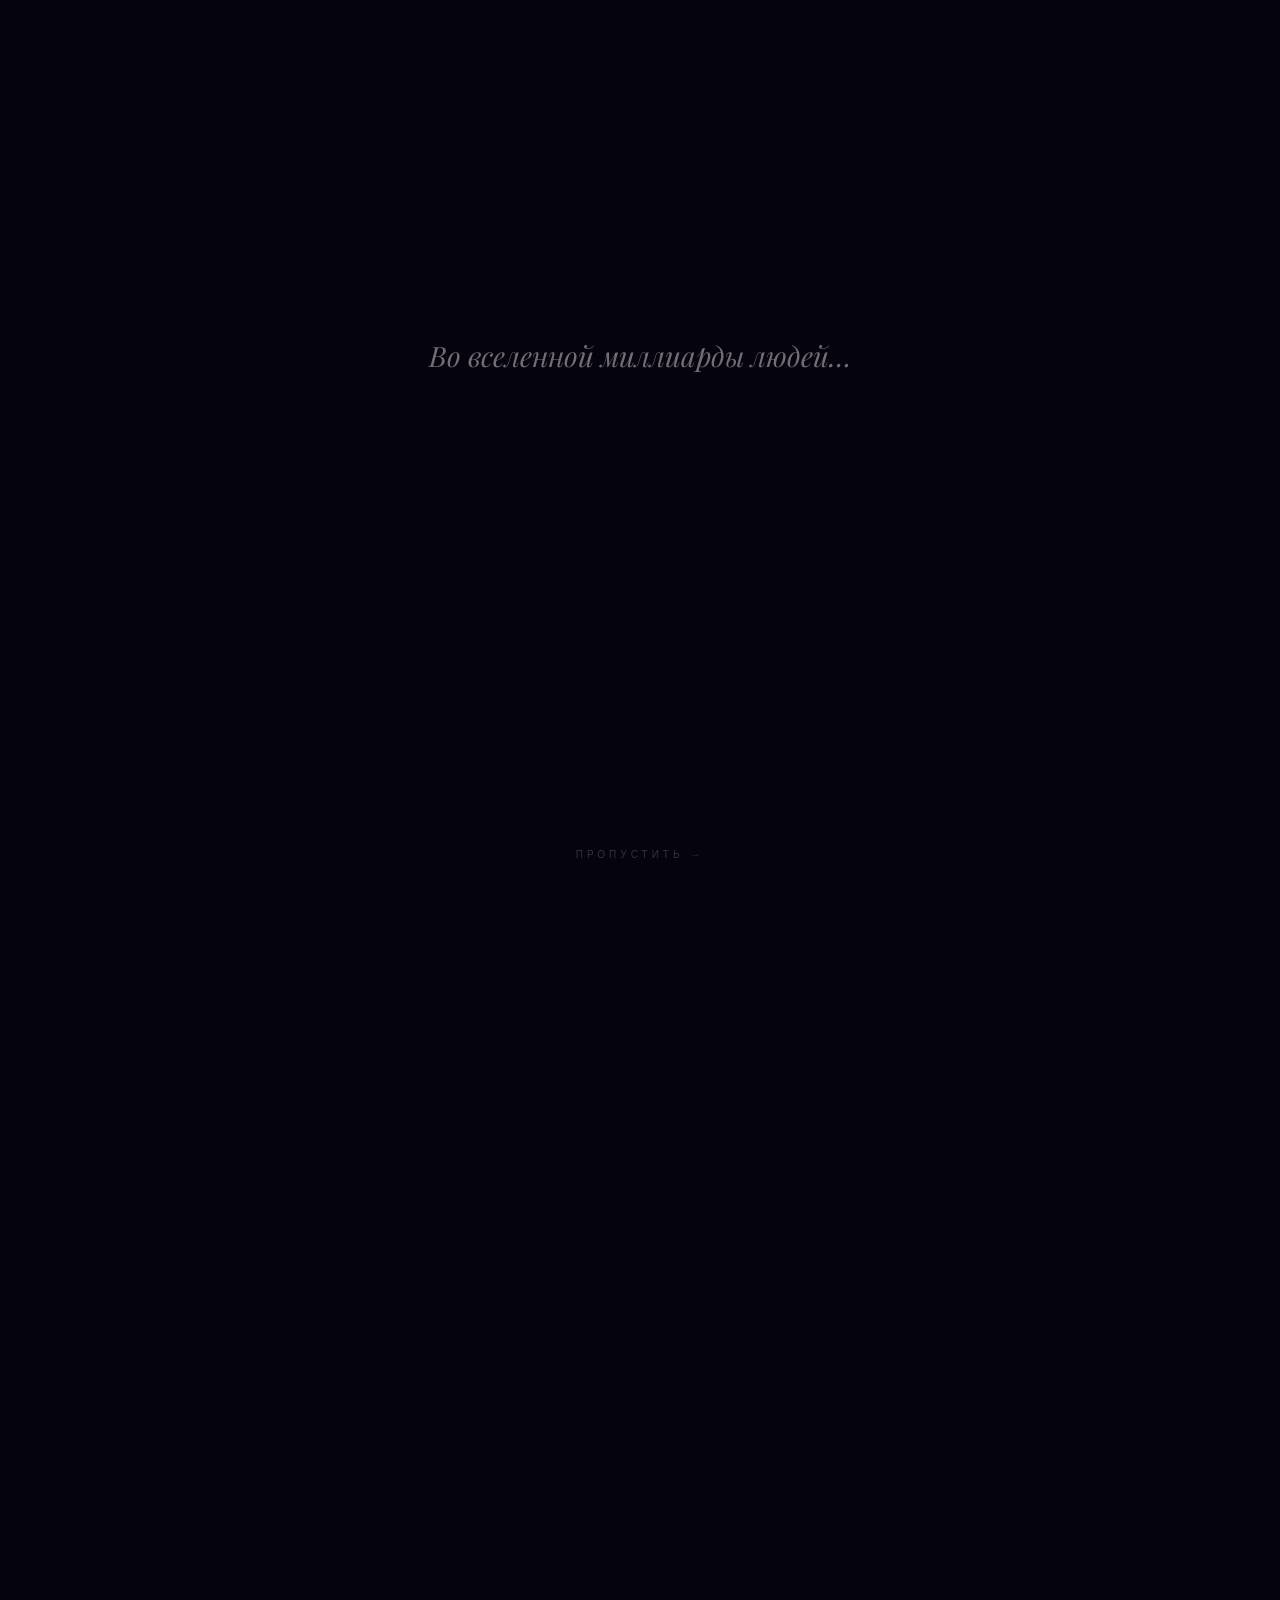
<file: index.html>
<!DOCTYPE html>
<html lang="ru">
<head>
<meta charset="UTF-8">
<meta name="viewport" content="width=device-width, initial-scale=1.0">
<title>Для Вари ✦</title>
<link rel="stylesheet" href="shared.css">
<style>

/* body НЕ overflow:hidden — пусть страница скроллится нормально */
body { overflow-x:hidden; }

/* ── INTRO ── */
#intro {
  position:fixed; inset:0; z-index:200;
  display:flex; flex-direction:column;
  align-items:center; justify-content:center;
  background:var(--dark); transition:opacity 1s ease;
  padding:20px;
}
#intro.out { opacity:0; pointer-events:none; }

.intro-line {
  font-family:'Playfair Display',serif;
  font-size:clamp(16px,4vw,28px); color:var(--dim); font-style:italic;
  text-align:center; padding:0 20px;
  opacity:0; transform:translateY(12px);
  transition:opacity 0.9s ease, transform 0.9s ease;
  line-height:1.65; margin-bottom:12px;
}
.intro-line.show { opacity:1; transform:translateY(0); }

.intro-name {
  font-family:'Playfair Display',serif;
  font-size:clamp(48px,13vw,108px); font-weight:900; color:var(--cream);
  text-align:center; opacity:0; transform:scale(0.88);
  transition:opacity 1.1s ease, transform 1.1s cubic-bezier(0.34,1.4,0.64,1);
  line-height:1; margin-top:10px;
  text-shadow:0 0 60px rgba(255,45,85,0.5), 0 0 120px rgba(255,45,85,0.2);
}
.intro-name.show { opacity:1; transform:scale(1); }
.intro-name .heart { color:var(--red); display:inline-block; animation:hb 1.3s ease-in-out infinite; }
@keyframes hb { 0%,100%{transform:scale(1);} 40%{transform:scale(1.2);} }

.intro-skip {
  position:absolute; bottom:32px;
  font-size:10px; letter-spacing:4px; color:rgba(255,240,245,0.2);
  text-transform:uppercase; cursor:pointer;
  opacity:0; transition:opacity 0.5s, color 0.2s;
  background:none; border:none; touch-action:manipulation; padding:8px 16px;
}
.intro-skip.show { opacity:1; }
.intro-skip:hover { color:var(--dim); }

/* ── HERO — simple, no overflow tricks ── */
.hero {
  min-height:100vh; display:flex; flex-direction:column;
  align-items:center; justify-content:center;
  padding:90px 24px 80px; text-align:center;
  position:relative; z-index:1;
}
.hero::before {
  content:''; position:absolute; inset:0; pointer-events:none;
  background:radial-gradient(ellipse 70% 50% at 50% 50%, rgba(255,45,85,0.05), transparent);
}
.hero-eyebrow {
  font-size:10px; letter-spacing:7px; color:rgba(255,45,85,0.5);
  text-transform:uppercase; margin-bottom:20px;
  opacity:0; animation:fadeUp 0.8s ease 0.2s forwards;
}
.hero-title {
  font-family:'Playfair Display',serif;
  font-size:clamp(50px,14vw,120px); font-weight:900;
  color:var(--cream); line-height:0.9; margin-bottom:4px;
  opacity:0; animation:fadeUp 0.8s ease 0.35s forwards;
}
.hero-title .red { color:var(--red); }
.hero-name {
  font-family:'Playfair Display',serif; font-style:italic;
  font-size:clamp(30px,9vw,80px); font-weight:400;
  color:transparent; -webkit-text-stroke:1px rgba(255,107,157,0.65);
  display:block; margin-bottom:0;
  opacity:0; animation:fadeUp 0.8s ease 0.5s forwards;
}
.scroll-hint {
  margin-top:48px;
  display:flex; flex-direction:column; align-items:center; gap:8px;
  opacity:0; animation:fadeUp 0.8s ease 1.2s forwards;
}
.scroll-hint-text { font-size:9px; letter-spacing:4px; color:rgba(255,45,85,0.3); text-transform:uppercase; }
.scroll-arrow {
  width:1px; height:26px;
  background:linear-gradient(to bottom, rgba(255,45,85,0.4), transparent);
  animation:sarrow 2s ease-in-out infinite;
}
@keyframes sarrow { 0%,100%{opacity:0.3;transform:scaleY(1);} 50%{opacity:1;transform:scaleY(1.4);} }

/* ── DIVIDER ── */
.section-divider {
  display:flex; align-items:center; gap:14px;
  max-width:860px; margin:0 auto 32px; padding:0 20px;
  position:relative; z-index:1;
}
.div-line { flex:1; height:1px; background:linear-gradient(to right,transparent,rgba(255,45,85,0.18),transparent); }
.div-text { font-size:9px; letter-spacing:5px; color:rgba(255,45,85,0.32); text-transform:uppercase; white-space:nowrap; }

/* ── CARDS GRID ── */
.cards-section { padding:0 16px 80px; position:relative; z-index:1; }

.cards-grid {
  display:grid; gap:10px;
  max-width:860px; margin:0 auto;
  /* desktop: 3 cols, valentine spans 2 */
  grid-template-columns:repeat(3,1fr);
}
.cg-card.featured-card { grid-column:span 2; }

/* tablet */
@media(max-width:680px){
  .cards-grid { grid-template-columns:1fr 1fr; }
  .cg-card.featured-card { grid-column:1 / -1; }
}
/* phone */
@media(max-width:420px){
  .cards-grid { grid-template-columns:1fr; }
  .cg-card.featured-card { grid-column:1; }
}

.cg-card {
  position:relative; text-decoration:none;
  border:1px solid rgba(255,45,85,0.12);
  background:rgba(255,255,255,0.016);
  padding:24px 20px 20px;
  display:flex; flex-direction:column; gap:8px;
  transition:border-color 0.28s, transform 0.28s, box-shadow 0.28s;
  overflow:hidden;
}
.cg-card::after {
  content:''; position:absolute; inset:0;
  background:linear-gradient(135deg,rgba(255,45,85,0.06),transparent 60%);
  opacity:0; transition:opacity 0.28s;
}
.cg-card:hover { border-color:rgba(255,45,85,0.4); transform:translateY(-4px); box-shadow:0 14px 40px rgba(255,45,85,0.12); }
.cg-card:hover::after { opacity:1; }
.cg-card.locked-card { opacity:0.35; pointer-events:none; }

/* featured card: icon left on desktop, stacked on mobile */
.cg-card.featured-card {
  flex-direction:row; align-items:center; gap:20px;
  border-color:rgba(255,45,85,0.2); background:rgba(255,45,85,0.035);
}
.cg-card.featured-card .fc-body { flex:1; display:flex; flex-direction:column; gap:8px; }
@media(max-width:480px){
  .cg-card.featured-card { flex-direction:column; gap:12px; }
}

.cg-icon { font-size:26px; flex-shrink:0; }
.cg-card.featured-card .cg-icon { font-size:38px; }
@media(max-width:480px){ .cg-card.featured-card .cg-icon { font-size:28px; } }

.cg-num { font-size:9px; letter-spacing:3px; color:rgba(255,45,85,0.5); text-transform:uppercase; }
.cg-title { font-family:'Playfair Display',serif; font-size:clamp(17px,3vw,22px); font-weight:900; color:var(--cream); line-height:1; }
.cg-card.featured-card .cg-title { font-size:clamp(20px,3.5vw,26px); }
.cg-desc { font-size:11px; color:rgba(255,240,245,0.32); line-height:1.6; }
.cg-arrow { font-size:10px; letter-spacing:2px; color:rgba(255,45,85,0.55); text-transform:uppercase; padding-top:8px; margin-top:auto; }

.locked-badge {
  position:absolute; top:10px; right:10px; font-size:8px; letter-spacing:3px;
  color:rgba(255,240,245,0.15); border:1px solid rgba(255,255,255,0.06);
  padding:3px 7px; border-radius:20px; text-transform:uppercase;
}

/* card entrance */
.cg-card { opacity:0; transform:translateY(18px); }
.cg-card.visible { animation:cardIn 0.5s ease forwards; }
@keyframes cardIn { to { opacity:1; transform:translateY(0); } }
@keyframes fadeUp { from{opacity:0;transform:translateY(16px);} to{opacity:1;transform:translateY(0);} }

/* ── BOTTOM ── */
.bottom-strip {
  text-align:center; padding:44px 20px 60px;
  position:relative; z-index:1;
  border-top:1px solid rgba(255,45,85,0.06);
}
.bottom-strip q {
  font-family:'Playfair Display',serif; font-style:italic;
  font-size:clamp(13px,2.2vw,17px); color:rgba(255,240,245,0.28); line-height:1.9;
}
.bottom-strip cite {
  display:block; margin-top:12px; font-size:9px; letter-spacing:5px;
  color:rgba(255,45,85,0.28); text-transform:uppercase; font-style:normal;
}

/* ── FORTUNE COOKIE ── */
.cookie-corner {
  position:fixed; top:66px; left:14px; z-index:150;
  cursor:pointer; touch-action:manipulation;
  width:48px; height:48px;
  display:flex; align-items:center; justify-content:center;
}
.cookie-whole {
  font-size:30px; display:block; user-select:none;
  transition:transform 0.25s, filter 0.25s;
  filter:drop-shadow(0 0 6px rgba(255,200,80,0.1));
}
.cookie-corner:hover .cookie-whole { transform:scale(1.18) rotate(-9deg); filter:drop-shadow(0 0 16px rgba(255,200,80,0.5)); }
.cookie-corner.cracked .cookie-whole { opacity:0; transform:scale(0.2); transition:all 0.2s; }
.cookie-ring { position:absolute; inset:-4px; border-radius:50%; animation:cpulse 3.5s ease-in-out infinite; }
@keyframes cpulse { 0%,100%{box-shadow:0 0 0 0 rgba(255,200,80,0);} 50%{box-shadow:0 0 0 5px rgba(255,200,80,0.07);} }
.crumb { position:fixed; pointer-events:none; z-index:600; font-size:9px; animation:crumbFly 0.85s ease-out forwards; }
@keyframes crumbFly { 0%{opacity:1;transform:translate(0,0) rotate(0deg);} 100%{opacity:0;transform:translate(var(--cx),var(--cy)) rotate(var(--cr));} }

/* ── FORTUNE MODAL ── */
.fortune-modal {
  position:fixed; inset:0; z-index:500;
  display:flex; align-items:center; justify-content:center; padding:20px;
  background:rgba(4,1,14,0.9); backdrop-filter:blur(20px);
  opacity:0; pointer-events:none; transition:opacity 0.35s;
}
.fortune-modal.show { opacity:1; pointer-events:all; }
.fortune-card {
  max-width:420px; width:100%;
  background:linear-gradient(145deg,#160810,#0b0220);
  border:1px solid rgba(255,200,80,0.22);
  padding:44px 32px; text-align:center; position:relative;
  transform:scale(0.9) translateY(16px);
  transition:transform 0.45s cubic-bezier(0.34,1.4,0.64,1);
}
.fortune-modal.show .fortune-card { transform:scale(1) translateY(0); }
.fortune-card::before { content:''; position:absolute; inset:8px; border:1px solid rgba(255,200,80,0.08); pointer-events:none; }
.fc-pip { font-size:38px; margin-bottom:14px; display:block; }
.fc-quote {
  font-family:'Playfair Display',serif; font-style:italic;
  font-size:clamp(15px,3vw,20px); color:var(--cream); line-height:1.75; margin-bottom:16px;
  transition:opacity 0.22s, transform 0.22s;
}
.fc-num { font-size:10px; letter-spacing:4px; color:rgba(255,200,80,0.25); display:block; margin-bottom:26px; }
.fc-btns { display:flex; gap:10px; justify-content:center; flex-wrap:wrap; }
.fc-next { font-size:10px; letter-spacing:3px; color:rgba(255,200,80,0.6); text-transform:uppercase; cursor:pointer; background:none; border:1px solid rgba(255,200,80,0.2); border-radius:20px; padding:8px 18px; transition:all 0.2s; }
.fc-next:hover { color:rgba(255,200,80,1); border-color:rgba(255,200,80,0.55); }
.fc-close { font-size:10px; letter-spacing:3px; color:rgba(255,240,245,0.25); text-transform:uppercase; cursor:pointer; background:none; border:1px solid rgba(255,240,245,0.08); border-radius:20px; padding:8px 18px; transition:all 0.2s; }
.fc-close:hover { color:var(--cream); border-color:rgba(255,240,245,0.3); }

.particle { position:fixed; pointer-events:none; z-index:51; }
</style>
</head>
<body>

<canvas id="stars-canvas"></canvas>

<!-- FORTUNE COOKIE -->
<div class="cookie-corner" id="cookieCorner" onclick="crackCookie()">
  <div class="cookie-ring"></div>
  <span class="cookie-whole">🥠</span>
</div>

<!-- FORTUNE MODAL -->
<div class="fortune-modal" id="fortuneModal" onclick="if(event.target===this)closeModal()">
  <div class="fortune-card">
    <span class="fc-pip">🥠</span>
    <div class="fc-quote" id="fcQuote"></div>
    <span class="fc-num" id="fcNum"></span>
    <div class="fc-btns">
      <button class="fc-next" onclick="nextFortune()">ещё ✦</button>
      <button class="fc-close" onclick="closeModal()">закрыть</button>
    </div>
  </div>
</div>

<!-- INTRO -->
<div id="intro">
  <div class="intro-line" id="il1">Во вселенной миллиарды людей…</div>
  <div class="intro-line" id="il2">Но мне повезло встретить только одного правильного.</div>
  <div class="intro-name" id="iname">Варя <span class="heart">❤️</span></div>
  <button class="intro-skip" id="skipBtn" onclick="skipIntro()">пропустить →</button>
</div>

<!-- MAIN -->
<div id="main" style="opacity:0;transition:opacity 0.8s ease;">

  <!-- NAV — desktop links visible, burger injected by shared.js on mobile -->
  <nav class="site-nav">
    <a href="index.html" class="nav-logo">for varya ✦</a>
    <div class="nav-links">
      <a href="index.html"     class="nav-link active">Главная</a>
      <a href="valentine.html" class="nav-link">Валентинка</a>
      <a href="map.html"       class="nav-link">Карта</a>
      <a href="timeline.html"  class="nav-link">История</a>
      <a href="gallery.html"   class="nav-link">Галерея</a>
      <a href="letter.html"    class="nav-link">Письмо</a>
    </div>
  </nav>

  <!-- HERO -->
  <section class="hero">
    <div class="hero-eyebrow">✦ сайт для вари ✦</div>
    <h1 class="hero-title">МОЯ <span class="red">❤</span></h1>
    <span class="hero-name">Варвара</span>
    <div class="scroll-hint">
      <span class="scroll-hint-text">листать вниз</span>
      <div class="scroll-arrow"></div>
    </div>
  </section>

  <!-- CARDS -->
  <div class="section-divider">
    <div class="div-line"></div>
    <div class="div-text">✦ &nbsp;разделы&nbsp; ✦</div>
    <div class="div-line"></div>
  </div>

  <section class="cards-section">
    <div class="cards-grid">

      <a href="valentine.html" class="cg-card featured-card">
        <div class="cg-icon">💘</div>
        <div class="fc-body">
          <div class="cg-num">01 · главное</div>
          <div class="cg-title">Валентинка</div>
          <div class="cg-desc">Матрица, квиз, наши сообщения и финальный сюрприз</div>
          <div class="cg-arrow">Открыть →</div>
        </div>
      </a>

      <a href="map.html" class="cg-card">
        <div class="cg-icon">🗺️</div>
        <div class="cg-num">02 · места</div>
        <div class="cg-title">Карта</div>
        <div class="cg-desc">Москва и Питер — самолёт и поезд</div>
        <div class="cg-arrow">Смотреть →</div>
      </a>

      <a href="timeline.html" class="cg-card">
        <div class="cg-icon">⏳</div>
        <div class="cg-num">03 · история</div>
        <div class="cg-title">Таймлайн</div>
        <div class="cg-desc">От первого сообщения до сегодня</div>
        <div class="cg-arrow">Читать →</div>
      </a>

      <a href="gallery.html" class="cg-card locked-card">
        <div class="locked-badge">скоро</div>
        <div class="cg-icon">📸</div>
        <div class="cg-num">04 · моменты</div>
        <div class="cg-title">Галерея</div>
        <div class="cg-desc">Фотографии, которые хочется помнить</div>
        <div class="cg-arrow" style="color:rgba(255,240,245,0.18)">В разработке</div>
      </a>

      <a href="letter.html" class="cg-card">
        <div class="cg-icon">🎵</div>
        <div class="cg-num">05 · музыка</div>
        <div class="cg-title">Наша песня</div>
        <div class="cg-desc">I Love You So — и наш общий плейлист</div>
        <div class="cg-arrow">Слушать →</div>
      </a>

    </div>
  </section>

  <div class="bottom-strip">
    <q>Только о двух вещах мы будем жалеть на смертном одре —<br>что мало любили и мало путешествовали.</q>
    <cite>made by snaapsy for varya ❤</cite>
  </div>

</div><!-- /main -->

<script src="shared.js"></script>
<script>
/* ── FORTUNES ── */
const FORTUNES = [
  "Тот, кто умеет ждать, получает лучшее.",
  "Расстояние — это просто испытание того, насколько далеко может зайти любовь.",
  "Самые красивые вещи не видны глазами — только сердцем.",
  "Ты — чья-то любимая мысль перед сном.",
  "Две звезды всегда найдут друг друга в темноте.",
  "Счастье — это когда тебя понимают без слов.",
  "Некоторые встречи меняют всё — навсегда.",
  "Настоящее начинается с одного сообщения.",
  "В каждом городе есть уголок, который принадлежит только вам двоим.",
  "Время между встречами делает их ещё более ценными.",
  "Тот, кто думает о тебе — думает о тебе прямо сейчас.",
  "Лучшие истории начинаются неожиданно.",
  "Сердце знает дорогу, даже если разум сомневается.",
  "Скоро — это не так далеко, как кажется.",
  "Каждый день без тебя — день, который заставляет ждать следующей встречи.",
  "Твоя улыбка — чьё-то любимое зрелище.",
  "Самые важные слова часто самые простые.",
  "Города сближаются, если есть причина.",
  "Утро становится лучше, когда есть кому написать «доброе утро».",
  "Любовь — это когда другой человек важнее твоих планов.",
  "Некоторые люди входят в жизнь тихо, но остаются навсегда громко.",
  "Ты меняешь чей-то мир, просто существуя.",
  "Самые долгие пути приводят к самым нужным местам.",
  "В тишине между словами — самое важное.",
  "Тот, кто умеет любить, никогда не беден.",
  "Один правильный человек лучше тысячи случайных.",
  "Твоё присутствие — уже подарок.",
  "Лучшее, что можно сделать — быть настоящим.",
  "Некоторые мысли можно доверить только звёздам.",
  "Когда двое смотрят в одну сторону — они уже вместе.",
  "Разлука учит ценить то, что есть.",
  "Самая короткая дистанция между сердцами — улыбка.",
  "Ты — чьё-то «всё хорошо» в конце трудного дня.",
  "Настоящая близость не измеряется километрами.",
  "Тот, кто ждёт — уже любит.",
  "Каждое «доброй ночи» — маленькое обещание.",
  "В мире миллиарды людей. И всё равно ты нашёл именно её.",
  "Хорошие вещи требуют времени. Лучшие — ещё больше.",
  "Сердце — единственный компас, который никогда не врёт.",
  "Твоя история ещё не написана до конца.",
  "Самые тёплые воспоминания — о простых моментах.",
  "Любить — значит замечать детали.",
  "Некоторые люди — это целые вселенные.",
  "Расстояние измеряется не в километрах, а в минутах без звонка.",
  "Когда встретишься — всё остальное покажется неважным.",
  "Ты чьё-то первое утреннее сообщение.",
  "Самые глубокие чувства не требуют громких слов.",
  "Судьба — это то, что происходит, когда не ждёшь.",
  "Тот, кого любят — никогда не одинок.",
  "Каждое расстояние заканчивается встречей.",
  "Нет ничего случайного в том, что важно.",
  "Твоя забота — чьё-то самое тёплое место.",
  "Настоящее проявляется в мелочах.",
  "Любовь — это когда хочется делиться всем, даже тишиной.",
  "Некоторые сообщения меняют день целиком.",
  "Самое красивое — то, что видишь только вы двое.",
  "Жди. Лучшее — впереди.",
  "Тот, кто думает о тебе ночью — думает о тебе по-настоящему.",
  "Два города. Один человек. Этого достаточно.",
  "Твоё имя — чьё-то любимое слово.",
  "Время летит быстрее, когда есть кого ждать.",
  "Самое ценное нельзя купить — только заработать терпением.",
  "Встреча будет — просто чуть позже.",
  "Ты — причина, по которой кто-то улыбается без повода.",
  "Каждый день — это шаг навстречу.",
  "Любовь не нуждается в объяснениях. Только в присутствии.",
  "Твои глаза — чьё-то любимое место в мире.",
  "Самое сильное притяжение — между правильными людьми.",
  "Ожидание заканчивается. Остаётся только то, что было настоящим.",
  "Каждая секунда приближает к встрече.",
  "Быть собой рядом с кем-то — это и есть счастье.",
];

let currentFortune = 0;
function getDailyFortune(){ return Math.floor(Date.now()/86400000) % FORTUNES.length; }

function crackCookie(){
  if(window.SFX) window.SFX.crack();
  const el = document.getElementById('cookieCorner');
  el.classList.add('cracked');
  const rect = el.getBoundingClientRect();
  const cx = rect.left+rect.width/2, cy = rect.top+rect.height/2;
  ['·','✦','·','✧','·'].forEach((ch,i)=>{
    const d=document.createElement('div'); d.className='crumb'; d.textContent=ch;
    const a=(i/5)*Math.PI*2, r=20+Math.random()*30;
    d.style.cssText=`position:fixed;left:${cx}px;top:${cy}px;pointer-events:none;z-index:600;color:rgba(255,200,80,0.9);font-size:9px;--cx:${Math.cos(a)*r}px;--cy:${Math.sin(a)*r}px;--cr:${Math.random()*260}deg;animation:crumbFly 0.85s ease-out forwards;`;
    document.body.appendChild(d); setTimeout(()=>d.remove(),900);
  });
  setTimeout(()=>{
    currentFortune = getDailyFortune();
    showFortune(currentFortune);
    document.getElementById('fortuneModal').classList.add('show');
    if(window.SFX) window.SFX.chime([659,784,1046,1318],0.08);
  },260);
}
function showFortune(idx){
  document.getElementById('fcQuote').textContent='«\u2009'+FORTUNES[idx]+'\u2009»';
  document.getElementById('fcNum').textContent='№\u2009'+(idx+1)+'\u2009из\u2009'+FORTUNES.length;
}
function nextFortune(){
  currentFortune=(currentFortune+1)%FORTUNES.length;
  const q=document.getElementById('fcQuote');
  q.style.opacity='0'; q.style.transform='translateY(5px)';
  if(window.SFX) window.SFX.hover();
  setTimeout(()=>{ showFortune(currentFortune); q.style.transition='opacity 0.28s,transform 0.28s'; q.style.opacity='1'; q.style.transform=''; },200);
}
function closeModal(){
  document.getElementById('fortuneModal').classList.remove('show');
  setTimeout(()=>document.getElementById('cookieCorner').classList.remove('cracked'),400);
}

/* ── INTRO ── */
let introDone=false;
function skipIntro(){ introDone=true; doSkip(); }
function doSkip(){
  document.getElementById('intro').classList.add('out');
  const m=document.getElementById('main');
  m.style.opacity='1';
  setTimeout(animateCards,400);
}
setTimeout(()=>document.getElementById('il1').classList.add('show'),400);
setTimeout(()=>document.getElementById('il2').classList.add('show'),1900);
setTimeout(()=>{ document.getElementById('iname').classList.add('show'); burstPart(); },3600);
setTimeout(()=>document.getElementById('skipBtn').classList.add('show'),1700);
setTimeout(()=>{ if(!introDone) doSkip(); },6000);

function burstPart(){
  const emojis=['✨','💫','⭐','💕','❤️','🩷'];
  const cx=window.innerWidth/2, cy=window.innerHeight/2;
  for(let i=0;i<18;i++){
    const el=document.createElement('div'); el.className='particle';
    el.textContent=emojis[i%emojis.length]; el.style.fontSize='14px';
    el.style.left=cx+'px'; el.style.top=cy+'px';
    document.getElementById('intro').appendChild(el);
    const a=(i/18)*Math.PI*2, dist=60+Math.random()*140;
    const tx=cx+Math.cos(a)*dist, ty=cy+Math.sin(a)*dist;
    let t=0;
    (function anim(){ t+=0.022;
      el.style.left=(cx+(tx-cx)*t)+'px'; el.style.top=(cy+(ty-cy)*t)+'px';
      el.style.opacity=t<0.1?t*10:1-(t-0.1)/0.9;
      if(t<1) requestAnimationFrame(anim); else el.remove();
    })();
  }
}

function animateCards(){
  document.querySelectorAll('.cg-card').forEach((c,i)=>{
    setTimeout(()=>c.classList.add('visible'), i*70);
  });
}
</script>
</body>
</html>
</file>
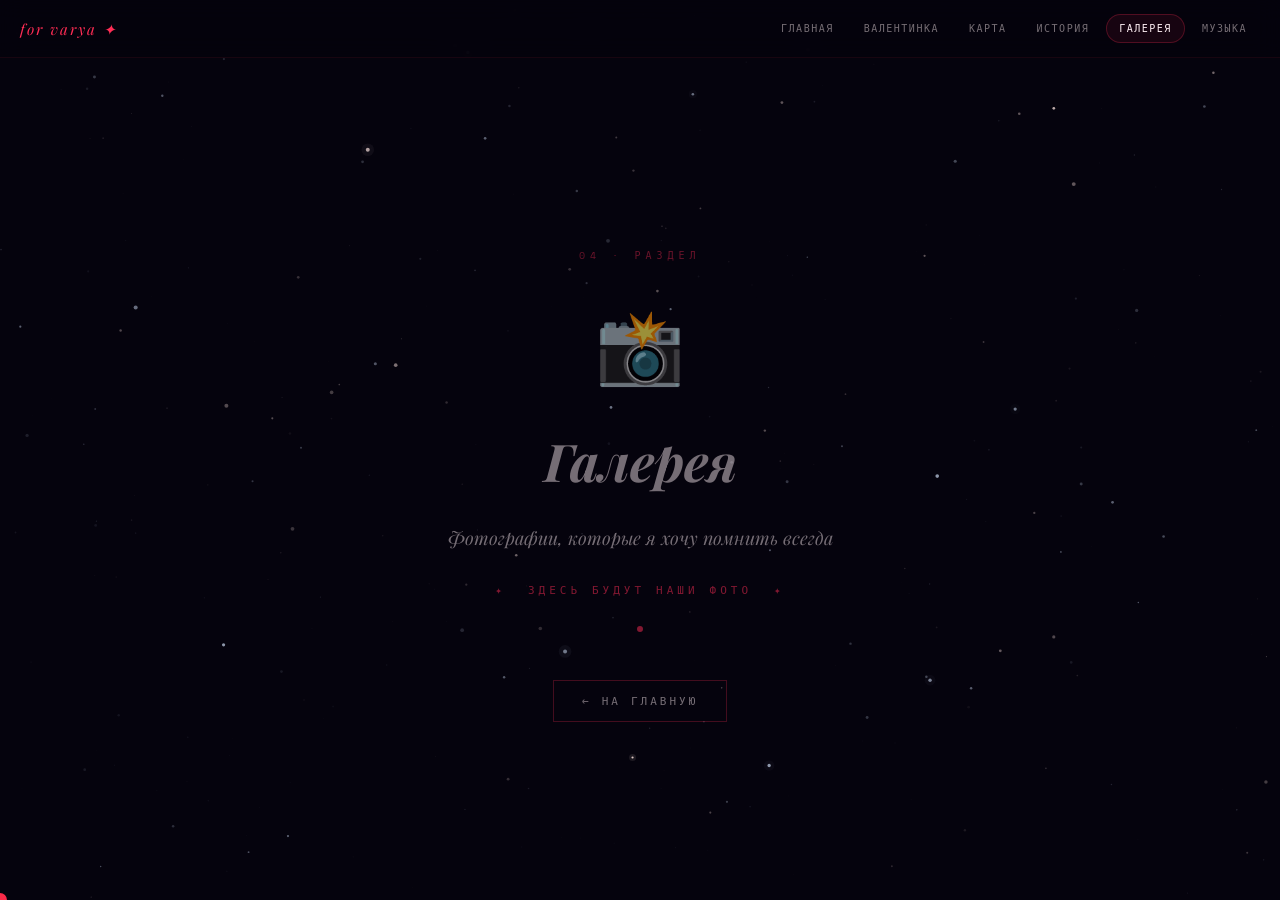
<file: gallery.html>
<!DOCTYPE html>
<html lang="ru">
<head>
<meta charset="UTF-8">
<meta name="viewport" content="width=device-width, initial-scale=1.0">
<title>Галерея ✦ для Вари</title>
<link rel="stylesheet" href="shared.css">
<style>
.coming-soon { gap:28px; }
.coming-icon { animation:float 3s ease-in-out infinite; }
@keyframes float { 0%,100%{transform:translateY(0);} 50%{transform:translateY(-12px);} }
.coming-num { font-size:10px; letter-spacing:5px; color:rgba(255,45,85,0.4); text-transform:uppercase; }
.coming-back {
  margin-top:20px; font-size:11px; letter-spacing:3px; color:var(--dim);
  text-transform:uppercase; text-decoration:none;
  border:1px solid var(--border); padding:12px 28px;
  transition:all 0.2s; display:inline-block;
}
.coming-back:hover { border-color:var(--red); color:var(--cream); }
</style>
</head>
<body>
<canvas id="stars-canvas"></canvas>
<nav class="site-nav">
  <a href="index.html" class="nav-logo">for varya ✦</a>
  <div class="nav-links">
    <a href="index.html" class="nav-link">Главная</a>
    <a href="valentine.html" class="nav-link">Валентинка</a>
    <a href="map.html" class="nav-link">Карта</a>
    <a href="timeline.html" class="nav-link">История</a>
    <a href="gallery.html" class="nav-link active">Галерея</a>
    <a href="letter.html" class="nav-link">Письмо</a>
  </div>
</nav>
<div class="page-content">
  <div class="coming-soon">
    <div class="coming-num">04 · раздел</div>
    <div class="coming-icon">📸</div>
    <h1 class="coming-title">Галерея</h1>
    <p style="font-family:'Playfair Display',serif;font-style:italic;color:var(--dim);font-size:clamp(14px,2.5vw,18px);text-align:center;max-width:400px;line-height:1.7;">Фотографии, которые я хочу помнить всегда</p>
    <div class="coming-hint">✦ &nbsp;здесь будут наши фото&nbsp; ✦</div>
    <div class="coming-dot"></div>
    <a href="index.html" class="coming-back">← на главную</a>
  </div>
</div>
<script src="shared.js"></script>
</body>
</html>
</file>
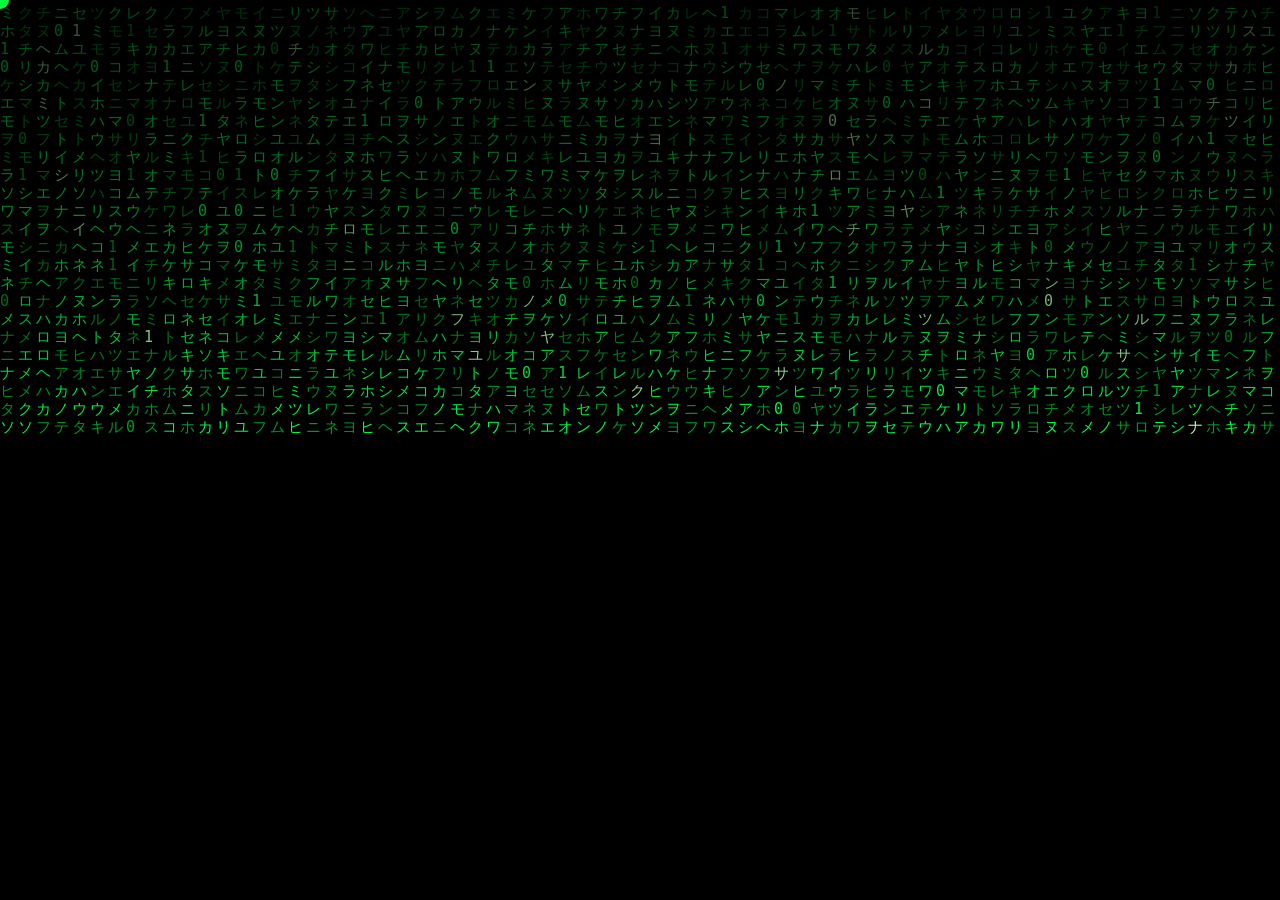
<file: love_experience (5).html>
<!DOCTYPE html>
<html lang="ru">
<head>
<meta charset="UTF-8">
<meta name="viewport" content="width=device-width, initial-scale=1.0">
<title>???</title>
<link href="https://fonts.googleapis.com/css2?family=Playfair+Display:ital,wght@0,400;0,900;1,400&family=Space+Mono:wght@400;700&display=swap" rel="stylesheet">
<style>
* { margin:0; padding:0; box-sizing:border-box; -webkit-tap-highlight-color:transparent; }
:root { --green:#00ff41; --red:#ff2d55; --pink:#ff6b9d; --dark:#0a0008; --cream:#fff0f5; }
body { background:#000; font-family:"Space Mono",monospace; overflow:hidden; cursor:none; height:100vh; width:100vw; }

.cursor { position:fixed; width:18px; height:18px; border-radius:50%; pointer-events:none; z-index:99999; transform:translate(-50%,-50%); background:var(--green); mix-blend-mode:screen; transition:background 0.3s; }
body.love-mode .cursor { background:var(--red); mix-blend-mode:difference; }

@media (hover:none) and (pointer:coarse) {
  body { cursor:auto !important; }
  .cursor { display:none !important; }
  button, .quiz-opt, .hack-btn, .next-btn, .cta, .sms-notify, .popup-sub { cursor:pointer !important; }
}

.screen { position:fixed; inset:0; display:flex; flex-direction:column; align-items:center; justify-content:center; opacity:0; pointer-events:none; transition:opacity 0.6s ease; overflow:hidden; }
.screen.active { opacity:1; pointer-events:all; }

/* MATRIX */
#s1 { background:#000; }
#matrix-canvas { position:absolute; inset:0; width:100%; height:100%; }
.hack-overlay { position:relative; z-index:2; text-align:center; opacity:0; transition:opacity 0.5s; }
.hack-overlay.show { opacity:1; }
.hack-line { color:var(--green); letter-spacing:3px; margin:6px 0; overflow:hidden; white-space:nowrap; width:0; animation:typing 0.6s ease forwards; font-size:clamp(10px,1.4vw,14px); }
@keyframes typing { to { width:100%; } }
.hack-title { font-size:clamp(36px,9vw,90px); color:var(--green); font-weight:700; letter-spacing:8px; margin:20px 0; text-shadow:0 0 30px var(--green),0 0 60px var(--green); animation:glitch 3s infinite; }
@keyframes glitch {
  0%,95%,100% { transform:none; text-shadow:0 0 30px var(--green),0 0 60px var(--green); }
  96% { transform:translate(-3px,0) skewX(-5deg); text-shadow:-3px 0 #ff0040,3px 0 #00ffff; }
  97% { transform:translate(3px,0) skewX(5deg); text-shadow:3px 0 #ff0040,-3px 0 #00ffff; }
  98% { transform:translate(-1px,0); } 99% { transform:translate(1px,0); }
}
.hack-btn { margin-top:30px; padding:14px 40px; background:transparent; border:1px solid var(--green); color:var(--green); font-family:"Space Mono",monospace; font-size:13px; letter-spacing:4px; cursor:none; position:relative; overflow:hidden; transition:color 0.3s; text-transform:uppercase; }
.hack-btn::before { content:""; position:absolute; inset:0; background:var(--green); transform:scaleX(0); transform-origin:left; transition:transform 0.3s; z-index:-1; }
.hack-btn:hover { color:#000; }
.hack-btn:hover::before { transform:scaleX(1); }

/* QUIZ */
#s2 { background:#050010; background-image:radial-gradient(ellipse at 20% 50%,rgba(255,45,85,.08),transparent 60%),radial-gradient(ellipse at 80% 20%,rgba(255,107,157,.06),transparent 50%); }
.quiz-wrap { width:min(560px,92vw); position:relative; z-index:2; }
.quiz-step { display:none; }
.quiz-step.active { display:block; }
.quiz-tag { font-size:10px; letter-spacing:5px; color:var(--red); text-transform:uppercase; margin-bottom:16px; }
.quiz-q { font-family:"Playfair Display",serif; font-size:clamp(24px,5vw,42px); color:var(--cream); line-height:1.2; margin-bottom:32px; }
.quiz-options { display:flex; flex-direction:column; gap:12px; }
.quiz-opt { padding:16px 24px; border:1px solid rgba(255,45,85,.25); background:rgba(255,255,255,.02); color:var(--cream); font-family:"Space Mono",monospace; font-size:13px; cursor:none; text-align:left; transition:all 0.25s; position:relative; overflow:hidden; }
.quiz-opt::before { content:""; position:absolute; inset:0; background:var(--red); transform:scaleX(0); transform-origin:left; transition:transform 0.3s; z-index:-1; }
.quiz-opt:hover { border-color:var(--red); transform:translateX(6px); }
.quiz-opt:hover::before { transform:scaleX(1); }
.quiz-progress { display:flex; gap:8px; margin-bottom:32px; }
.quiz-dot { width:6px; height:6px; border-radius:50%; background:rgba(255,45,85,.2); transition:background 0.3s; }
.quiz-dot.done { background:var(--red); }

/* MESSAGES */
#s3 { background:#0a000f; overflow:hidden; }
.msg-screen-ui {
  position:absolute; bottom:0; left:0; right:0;
  z-index:10; display:flex; flex-direction:column; align-items:center;
  gap:16px; padding:24px 20px 40px;
  background:linear-gradient(to top, rgba(10,0,15,0.98) 60%, transparent 100%);
}
.msg-title {
  font-family:"Playfair Display",serif;
  font-size:clamp(12px,3.5vw,18px);
  color:rgba(255,240,245,0.45); letter-spacing:3px;
  text-transform:uppercase; font-style:italic;
  opacity:0; animation:fadeUp 1s ease 0.5s forwards;
  text-align:center;
}
.msg-btn-wrap { opacity:0; animation:fadeUp 1s ease 1s forwards; }
.next-btn {
  padding:16px 36px; background:transparent;
  border:1px solid var(--red); color:var(--red);
  font-family:"Space Mono",monospace; font-size:12px;
  letter-spacing:3px; text-transform:uppercase;
  cursor:pointer; position:relative; overflow:hidden; transition:color 0.3s;
  -webkit-tap-highlight-color:transparent;
  min-width:200px; text-align:center;
}
.next-btn::before { content:""; position:absolute; inset:0; background:var(--red); transform:scaleX(0); transform-origin:left; transition:transform .3s; z-index:-1; }
.next-btn:hover { color:white; }
.next-btn:hover::before { transform:scaleX(1); }
.next-btn:active { color:white; background:var(--red); }

.msg-bubble {
  position:fixed; max-width:min(240px, 42vw); padding:9px 13px;
  border-radius:18px; font-family:"Space Mono",monospace;
  font-size:clamp(10px,2.5vw,12px); line-height:1.4;
  pointer-events:none; z-index:5; opacity:0;
  word-break:break-word; box-shadow:0 4px 20px rgba(0,0,0,0.4);
  animation:bubbleFloat linear forwards;
}
/* On mobile keep bubbles in upper 60% so they don't cover button */
@media (max-width:600px) {
  .msg-bubble { max-width:min(160px,44vw); font-size:11px; }
}
.msg-bubble.varya { background:rgba(255,45,85,0.15); border:1px solid rgba(255,45,85,0.4); color:var(--cream); border-bottom-left-radius:4px; }
.msg-bubble.artem { background:rgba(255,255,255,0.06); border:1px solid rgba(255,255,255,0.15); color:rgba(255,240,245,0.8); border-bottom-right-radius:4px; }
.msg-sender { font-size:9px; letter-spacing:2px; text-transform:uppercase; margin-bottom:4px; opacity:0.5; }
.msg-bubble.varya .msg-sender { color:var(--red); }
.msg-bubble.artem .msg-sender { color:rgba(255,255,255,0.4); }
@keyframes bubbleFloat { 0%{opacity:0;transform:translateY(40px) scale(0.85);} 8%{opacity:1;transform:translateY(0) scale(1);} 70%{opacity:1;} 100%{opacity:0;transform:translateY(-60px) scale(0.95);} }

/* SMS — iPhone style */
.sms-notify {
  position:fixed; top:-160px; left:50%; transform:translateX(-50%);
  width:min(380px,92vw);
  background:rgba(30,30,35,0.92);
  border-radius:20px;
  padding:14px 16px;
  z-index:99999;
  box-shadow:0 8px 40px rgba(0,0,0,0.6);
  backdrop-filter:blur(40px) saturate(180%);
  -webkit-backdrop-filter:blur(40px) saturate(180%);
  border:1px solid rgba(255,255,255,0.08);
  transition:top 0.55s cubic-bezier(0.34,1.45,0.64,1);
  cursor:pointer;
  overflow:hidden;
  -webkit-tap-highlight-color:transparent;
  touch-action:manipulation;
}
.sms-notify::before {
  content:"";position:absolute;inset:0;
  background:linear-gradient(135deg,rgba(255,255,255,0.05) 0%,transparent 60%);
  pointer-events:none;
}
.sms-notify.show { top:14px; }
.sms-row1 { display:flex; align-items:center; gap:9px; margin-bottom:6px; }
.sms-avatar {
  width:36px; height:36px; border-radius:11px; flex-shrink:0;
  background:linear-gradient(135deg,#ff2d55,#ff6b9d);
  display:flex; align-items:center; justify-content:center;
  font-size:18px; box-shadow:0 2px 8px rgba(255,45,85,0.4);
}
.sms-meta { flex:1; min-width:0; }
.sms-appname { font-size:12px; font-weight:600; color:rgba(255,255,255,0.55); font-family:-apple-system,BlinkMacSystemFont,"SF Pro Text",sans-serif; letter-spacing:0.2px; }
.sms-sender-name { font-size:13px; font-weight:700; color:rgba(255,255,255,0.9); font-family:-apple-system,BlinkMacSystemFont,"SF Pro Text",sans-serif; margin-top:1px; }
.sms-ts { font-size:11px; color:rgba(255,255,255,0.3); font-family:-apple-system,BlinkMacSystemFont,"SF Pro Text",sans-serif; align-self:flex-start; margin-top:2px; white-space:nowrap; }
.sms-body { font-size:14px; color:rgba(255,255,255,0.85); font-family:-apple-system,BlinkMacSystemFont,"SF Pro Text",sans-serif; line-height:1.4; padding-left:45px; }
.sms-swipe-hint { font-size:10px; color:rgba(255,255,255,0.2); text-align:center; margin-top:10px; letter-spacing:1px; font-family:-apple-system,BlinkMacSystemFont,sans-serif; }

/* VALENTINE */
#s4 { background:var(--dark); overflow-y:auto; display:block; }
#s4.active { display:block; }
#s4::before { content:""; position:fixed; inset:0; pointer-events:none; z-index:1; opacity:.4; background-image:url("data:image/svg+xml,%3Csvg viewBox='0 0 200 200' xmlns='http://www.w3.org/2000/svg'%3E%3Cfilter id='n'%3E%3CfeTurbulence type='fractalNoise' baseFrequency='0.9' numOctaves='4'/%3E%3C/filter%3E%3Crect width='100%25' height='100%25' filter='url(%23n)' opacity='0.04'/%3E%3C/svg%3E"); }
.deco-line { position:fixed; background:rgba(255,45,85,.15); pointer-events:none; z-index:1; }
.deco-line.v { width:1px; height:100vh; top:0; }
.deco-line.h { width:100vw; height:1px; left:0; }
.deco-line.l1 { left:8%; } .deco-line.l2 { right:8%; } .deco-line.t1 { top:10%; }
.corner { position:fixed; width:40px; height:40px; border-color:rgba(255,45,85,.4); border-style:solid; pointer-events:none; z-index:3; }
.corner.tl { top:20px; left:20px; border-width:1px 0 0 1px; }
.corner.tr { top:20px; right:20px; border-width:1px 1px 0 0; }
.corner.bl { bottom:20px; left:20px; border-width:0 0 1px 1px; }
.corner.br { bottom:20px; right:20px; border-width:0 1px 1px 0; }
.v4-inner {
  position:relative; z-index:2;
  display:flex; flex-direction:column; align-items:center;
  width:100%; min-height:100vh;
  padding:60px 20px 60px;
  justify-content:center;
}
.top-label { font-size:11px; letter-spacing:6px; color:var(--red); text-transform:uppercase; opacity:0; margin-bottom:20px; }
#s4.active .top-label { animation:fadeUp .8s ease .2s forwards; }
.title-wrap { text-align:center; margin-bottom:10px; opacity:0; }
#s4.active .title-wrap { animation:fadeUp 1s ease .5s forwards; }
.title-main { font-family:"Playfair Display",serif; font-size:clamp(60px,12vw,140px); font-weight:900; color:var(--cream); line-height:.85; display:block; }
.title-main .red { color:var(--red); }
.title-italic { font-family:"Playfair Display",serif; font-size:clamp(36px,7vw,80px); font-style:italic; font-weight:400; color:transparent; -webkit-text-stroke:1px var(--pink); display:block; margin-top:-10px; }

/* HEART PHOTO */
.heart-photo-wrap { margin:24px 0; opacity:0; position:relative; }
#s4.active .heart-photo-wrap { animation:fadeUp 1s ease .9s forwards; }
.heart-svg-clip { width:min(220px,45vw); height:min(200px,41vw); position:relative; filter:drop-shadow(0 0 25px rgba(255,45,85,0.7)) drop-shadow(0 0 50px rgba(255,45,85,0.4)); animation:heartbeat 1.4s ease-in-out infinite; }
.heart-svg-clip svg { position:absolute; inset:0; width:100%; height:100%; }

.card { position:relative; max-width:580px; width:100%; background:rgba(255,255,255,.03); border:1px solid rgba(255,45,85,.3); padding:36px; margin:16px 0; opacity:0; backdrop-filter:blur(10px); }
#s4.active .card { animation:fadeUp 1s ease 1.3s forwards; }
.card::before { content:""; position:absolute; top:-1px; left:30px; width:60px; height:2px; background:var(--red); }
.card::after  { content:""; position:absolute; bottom:-1px; right:30px; width:60px; height:2px; background:var(--red); }
.card-text { font-family:"Playfair Display",serif; font-size:clamp(17px,2.5vw,22px); color:var(--cream); line-height:1.7; font-style:italic; text-align:center; }
.card-text .highlight { color:var(--red); font-style:normal; font-weight:900; font-size:.8em; letter-spacing:2px; }

.stats { display:flex; gap:36px; margin:24px 0; opacity:0; flex-wrap:wrap; justify-content:center; }
#s4.active .stats { animation:fadeUp 1s ease 1.7s forwards; }
.stat { text-align:center; }
.stat-num { font-family:"Playfair Display",serif; font-size:44px; font-weight:900; color:var(--red); display:block; line-height:1; }
.stat-label { font-size:10px; letter-spacing:3px; color:rgba(255,240,245,.4); text-transform:uppercase; margin-top:5px; display:block; }

.cta-wrap { margin-top:32px; opacity:0; }
#s4.active .cta-wrap { animation:fadeUp 1s ease 2s forwards; }
.cta { position:relative; display:inline-block; padding:18px 50px; background:var(--red); color:var(--cream); font-family:"Space Mono",monospace; font-size:14px; letter-spacing:4px; text-transform:uppercase; border:none; cursor:none; overflow:hidden; transition:transform .2s; }
.cta:hover { transform:scale(1.05); }
.cta::before { content:""; position:absolute; inset:0; background:linear-gradient(135deg,transparent 40%,rgba(255,255,255,.15) 50%,transparent 60%); transform:translateX(-100%); transition:transform .5s; }
.cta:hover::before { transform:translateX(100%); }
.bottom-tag { margin-top:40px; font-size:10px; letter-spacing:5px; color:rgba(255,240,245,.2); text-transform:uppercase; opacity:0; }
#s4.active .bottom-tag { animation:fadeUp 1s ease 2.3s forwards; }

/* POPUP */
.popup { position:fixed; inset:0; background:var(--red); z-index:1000; display:flex; align-items:center; justify-content:center; flex-direction:column; gap:20px; opacity:0; pointer-events:none; transition:opacity 0.3s; }
.popup.show { opacity:1; pointer-events:all; }
.popup-emoji { font-size:100px; animation:heartbeat .8s infinite; }
.popup-text { font-family:"Playfair Display",serif; font-size:clamp(32px,8vw,72px); font-weight:900; color:var(--cream); text-align:center; padding:0 20px; }
.popup-sub { font-size:13px; letter-spacing:4px; color:rgba(255,240,245,.7); cursor:pointer; }
.popup-sub:hover { color:white; }

.bg-heart { position:fixed; pointer-events:none; z-index:0; animation:floatHeart linear forwards; }
@keyframes floatHeart { 0%{opacity:0;transform:translateY(110vh) rotate(0deg) scale(.5);} 8%{opacity:.7;} 85%{opacity:.4;} 100%{opacity:0;transform:translateY(-15vh) rotate(540deg) scale(1.3);} }

@keyframes fadeUp { from{opacity:0;transform:translateY(30px);} to{opacity:1;transform:translateY(0);} }
@keyframes heartbeat { 0%,100%{transform:scale(1);} 14%{transform:scale(1.15);} 28%{transform:scale(1);} 42%{transform:scale(1.1);} 56%{transform:scale(1);} }
.flash { position:fixed; inset:0; z-index:9000; opacity:0; pointer-events:none; }

/* ══ MOBILE FIXES ══ */
@media (max-width:600px) {
  /* Quiz */
  .quiz-wrap { padding:0 16px; }
  .quiz-q { font-size:clamp(22px,6vw,32px); margin-bottom:20px; }
  .quiz-opt { padding:14px 16px; font-size:12px; }

  /* Hack screen */
  .hack-title { font-size:clamp(32px,12vw,64px); letter-spacing:4px; }
  .hack-line { font-size:10px; letter-spacing:1px; }
  .hack-btn { padding:12px 28px; font-size:11px; letter-spacing:2px; }

  /* Valentine */
  .title-main { font-size:clamp(52px,16vw,90px); }
  .title-italic { font-size:clamp(28px,10vw,56px); }
  .heart-svg-clip { width:min(170px,55vw); height:min(155px,50vw); }
  .card { padding:24px 18px; margin:10px 10px; }
  .card-text { font-size:clamp(15px,3.8vw,18px); }
  .stats { gap:20px; margin:16px 0; }
  .stat-num { font-size:36px; }
  .cta { padding:15px 32px; font-size:12px; letter-spacing:2px; }
  .corner { width:24px; height:24px; }

  /* Popup */
  .popup-text { font-size:clamp(28px,10vw,56px); }
  .popup-emoji { font-size:72px; }

  /* SMS */
  .sms-notify { width:92vw; padding:12px 14px; }
  .sms-body { font-size:13px; }
}
</style>
</head>
<body>
<div class="cursor" id="cursor"></div>
<div class="flash" id="flash"></div>

<!-- S1 MATRIX -->
<div class="screen active" id="s1">
  <canvas id="matrix-canvas"></canvas>
  <div class="hack-overlay" id="hackOverlay">
    <div class="hack-line" style="animation-delay:.1s">[ СИСТЕМА ВЗЛОМАНА ]</div>
    <div class="hack-line" style="animation-delay:.5s;color:#00cc33">ИДЕНТИФИКАЦИЯ ЦЕЛИ... ОК ✓</div>
    <div class="hack-title">ДОСТУП<br>ПОЛУЧЕН</div>
    <div class="hack-line" style="animation-delay:.9s">ОБНАРУЖЕН СЕКРЕТНЫЙ ФАЙЛ: valentine.exe</div>
    <div class="hack-line" style="animation-delay:1.3s;color:#00cc33">ДЕШИФРОВАНИЕ... ██████████ 100%</div>
    <button class="hack-btn" id="startBtn" style="opacity:0;transition:opacity 0.6s">▶ &nbsp;ОТКРЫТЬ ФАЙЛ</button>
  </div>
</div>

<!-- S2 QUIZ -->
<div class="screen" id="s2">
  <div class="quiz-wrap">
    <div class="quiz-progress"><div class="quiz-dot"></div><div class="quiz-dot"></div><div class="quiz-dot"></div></div>
    <div class="quiz-step active" id="q1">
      <div class="quiz-tag">шаг 1 из 3 · верификация личности</div>
      <div class="quiz-q">Ты готова увидеть<br>кое-что особенное? 👀</div>
      <div class="quiz-options">
        <button class="quiz-opt" onclick="nextQ(1)">💅 &nbsp;Конечно, показывай</button>
        <button class="quiz-opt" onclick="nextQ(1)">🤔 &nbsp;Хм, что за хуйня...</button>
        <button class="quiz-opt" onclick="nextQ(1)">🙄 &nbsp;Ладно, смотрим</button>
      </div>
    </div>
    <div class="quiz-step" id="q2">
      <div class="quiz-tag">шаг 2 из 3 · уточняем данные</div>
      <div class="quiz-q">Ты самая красивая<br>девушка на планете?</div>
      <div class="quiz-options">
        <button class="quiz-opt" onclick="nextQ(2)">✅ &nbsp;Ну да, очевидно</button>
        <button class="quiz-opt" onclick="nextQ(2)">😳 &nbsp;Стоп, это ловушка?</button>
        <button class="quiz-opt" onclick="nextQ(2)">🫠 &nbsp;Может быть...</button>
      </div>
    </div>
    <div class="quiz-step" id="q3">
      <div class="quiz-tag">шаг 3 из 3 · финальная проверка</div>
      <div class="quiz-q">Тебя любят больше<br>всего на свете? 💘</div>
      <div class="quiz-options">
        <button class="quiz-opt" onclick="goToMessages()">❤️ &nbsp;Да, это правда</button>
        <button class="quiz-opt" onclick="goToMessages()">🥺 &nbsp;Это... мило</button>
        <button class="quiz-opt" onclick="goToMessages()">😭 &nbsp;Боже, ну хватит</button>
      </div>
    </div>
  </div>
</div>

<!-- S3 MESSAGES -->
<div class="screen" id="s3">
  <div class="msg-screen-ui">
    <div class="msg-title">наша переписка · из тысяч сообщений</div>
    <div class="msg-btn-wrap">
      <button class="next-btn" onclick="showSmsAndGo()">это ещё не всё &nbsp;→</button>
    </div>
  </div>
</div>

<!-- S4 VALENTINE -->
<div class="screen" id="s4">
  <div class="deco-line v l1"></div><div class="deco-line v l2"></div><div class="deco-line h t1"></div>
  <div class="corner tl"></div><div class="corner tr"></div><div class="corner bl"></div><div class="corner br"></div>
  <div class="v4-inner">
    <div class="top-label">special edition · only for you · one of one</div>
    <div class="title-wrap">
      <span class="title-main">МОЯ <span class="red">❤</span></span>
      <span class="title-italic">Варвара</span>
    </div>

    <!-- HEART WITH PHOTO -->
    <div class="heart-photo-wrap">
      <svg width="0" height="0" style="position:absolute">
        <defs>
          <clipPath id="heartClip" clipPathUnits="objectBoundingBox">
            <path d="M0.5,0.9 C0.5,0.9 0,0.55 0,0.3 C0,0.12 0.12,0 0.28,0 C0.38,0 0.47,0.07 0.5,0.15 C0.53,0.07 0.62,0 0.72,0 C0.88,0 1,0.12 1,0.3 C1,0.55 0.5,0.9 0.5,0.9 Z"/>
          </clipPath>
        </defs>
      </svg>
      <div class="heart-svg-clip">
        <svg viewBox="0 0 220 200" xmlns="http://www.w3.org/2000/svg">
          <defs>
            <clipPath id="hc">
              <path d="M110,175 C110,175 10,110 10,58 C10,28 32,8 58,8 C78,8 98,20 110,38 C122,20 142,8 162,8 C188,8 210,28 210,58 C210,110 110,175 110,175Z"/>
            </clipPath>
          </defs>
          <image href="[data-uri]" x="-10" y="0" width="240" height="200" clip-path="url(#hc)" preserveAspectRatio="xMidYMid slice"/>
          <path d="M110,175 C110,175 10,110 10,58 C10,28 32,8 58,8 C78,8 98,20 110,38 C122,20 142,8 162,8 C188,8 210,28 210,58 C210,110 110,175 110,175Z" fill="none" stroke="rgba(255,45,85,0.6)" stroke-width="2"/>
        </svg>
      </div>
    </div>

    <div class="card">
      <p class="card-text">
        Только о двух вещах мы будем жалеть<br>
        на смертном одре — что мало любили<br>
        и мало путешествовали.<br><br>
        Ты невероятная девушка и я очень жду нашей встречи! 💘
      </p>
    </div>
    <div class="stats">
      <div class="stat"><span class="stat-num" data-target="365">0</span><span class="stat-label">дней в году</span></div>
      <div class="stat"><span class="stat-num" data-target="365">0</span><span class="stat-label">думаю о тебе</span></div>
      <div class="stat"><span class="stat-num" data-target="∞">0</span><span class="stat-label">люблю тебя</span></div>
    </div>
    <div class="cta-wrap"><button class="cta" onclick="boom()">Нажми, если любишь 💥</button></div>
    <div class="bottom-tag">made by snaapsy for varya</div>
  </div>
</div>

<div class="popup" id="popup">
  <div class="popup-emoji">🥰</div>
  <div class="popup-text">Я тебя<br>ОБОЖАЮ!</div>
  <div class="popup-sub" onclick="closePopup()">← вернуться</div>
</div>

<div class="sms-notify" id="smsNotify">
  <div class="sms-row1">
    <div class="sms-avatar">💌</div>
    <div class="sms-meta">
      <div class="sms-appname">Сообщения</div>
      <div class="sms-sender-name">Артём</div>
    </div>
    <div class="sms-ts">сейчас</div>
  </div>
  <div class="sms-body">У меня для тебя кое-что есть... 🔥</div>
  <div class="sms-swipe-hint">нажми чтобы открыть</div>
</div>

<script>
/* CURSOR */
const cursor = document.getElementById("cursor");
document.addEventListener("mousemove", e => { cursor.style.left=e.clientX+"px"; cursor.style.top=e.clientY+"px"; });

// Unlock AudioContext on first touch (iOS requires user gesture)
document.addEventListener("touchstart", ()=>{ try{ getAC().resume(); }catch(e){} }, {once:true});

/* ══ SOUND ENGINE ══ */
let AC = null;
function getAC(){
  if(!AC) AC = new (window.AudioContext||window.webkitAudioContext)();
  return AC;
}
function playTone(freq, type, vol, attack, decay, delay=0){
  try{
    const ac=getAC(), o=ac.createOscillator(), g=ac.createGain();
    o.connect(g); g.connect(ac.destination);
    o.type=type; o.frequency.value=freq;
    const t=ac.currentTime+delay;
    g.gain.setValueAtTime(0,t);
    g.gain.linearRampToValueAtTime(vol,t+attack);
    g.gain.exponentialRampToValueAtTime(0.001,t+attack+decay);
    o.start(t); o.stop(t+attack+decay+0.05);
  }catch(e){}
}
function playNoise(vol, dur, delay=0){
  try{
    const ac=getAC(), buf=ac.createBuffer(1,ac.sampleRate*dur,ac.sampleRate);
    const d=buf.getChannelData(0);
    for(let i=0;i<d.length;i++) d[i]=(Math.random()*2-1);
    const src=ac.createBufferSource(), g=ac.createGain(), f=ac.createBiquadFilter();
    f.type="bandpass"; f.frequency.value=800; f.Q.value=0.5;
    src.buffer=buf; src.connect(f); f.connect(g); g.connect(ac.destination);
    const t=ac.currentTime+delay;
    g.gain.setValueAtTime(vol,t);
    g.gain.exponentialRampToValueAtTime(0.001,t+dur);
    src.start(t); src.stop(t+dur+0.05);
  }catch(e){}
}
// GLITCH sound — matrix vibe
function sndGlitch(){
  playNoise(0.12, 0.08);
  playTone(80+Math.random()*200,"sawtooth",0.05,0.01,0.07);
}
// CLICK — button press
function sndClick(){
  playTone(880,"square",0.04,0.005,0.05);
  playTone(440,"square",0.02,0.005,0.08,0.02);
}
// SUCCESS — green flash
function sndSuccess(){
  [523,659,784,1047].forEach((f,i)=>playTone(f,"sine",0.07,0.02,0.12,i*0.06));
}
// TRANSITION — flash whoosh
function sndFlash(color){
  if(color==="#ff2d55"||color==="red"){
    playTone(220,"sawtooth",0.08,0.01,0.15);
    playNoise(0.06,0.12,0.02);
  } else {
    playTone(440,"square",0.06,0.01,0.1);
    playNoise(0.08,0.08);
  }
}
// QUIZ option hover
function sndHover(){
  playTone(660,"sine",0.025,0.005,0.04);
}
// NOTIFICATION ping — iPhone-style
function sndNotif(){
  playTone(1318,"sine",0.1,0.005,0.18);
  playTone(1047,"sine",0.06,0.005,0.25,0.1);
  playTone(1318,"sine",0.05,0.005,0.2,0.28);
}
// MESSAGE bubble pop
function sndMsgPop(){
  playTone(440+Math.random()*200,"sine",0.03,0.003,0.06);
}
// BOOM — confetti
function sndBoom(){
  playNoise(0.15,0.3);
  [130,165,196,247,330].forEach((f,i)=>playTone(f,"sawtooth",0.06,0.01,0.4,i*0.04));
  playTone(1047,"sine",0.1,0.02,0.5,0.1);
}

/* CURSOR HEARTS */
const cH=["❤️","💕","💗","💖","🩷"];
let lx=0,ly=0;
document.addEventListener("mousemove",e=>{
  if(Math.hypot(e.clientX-lx,e.clientY-ly)<14)return;
  lx=e.clientX;ly=e.clientY;
  const el=document.createElement("div");
  el.textContent=cH[Math.floor(Math.random()*cH.length)];
  const sz=13+Math.random()*14;
  el.style.cssText="position:fixed;left:"+lx+"px;top:"+ly+"px;font-size:"+sz+"px;pointer-events:none;z-index:9998;transform:translate(-50%,-50%);user-select:none;";
  document.body.appendChild(el);
  let px=lx,py=ly,vx=(Math.random()-.5)*60,vy=-(28+Math.random()*50),op=1,sc=1;
  (function t(){px+=vx*.04;vy+=1.2;py+=vy*.04;op-=.022;sc+=.01;
    el.style.cssText="position:fixed;left:"+px+"px;top:"+py+"px;font-size:"+sz+"px;pointer-events:none;z-index:9998;transform:translate(-50%,-50%) scale("+sc+");opacity:"+op+";user-select:none;";
    op>0?requestAnimationFrame(t):el.remove();
  })();
});

/* FLASH */
function goTo(n,color){
  sndFlash(color);
  const f=document.getElementById("flash");
  f.style.background=color||"#000"; f.style.opacity=1; f.style.transition="opacity 0.15s";
  setTimeout(()=>{
    document.querySelectorAll(".screen").forEach(s=>s.classList.remove("active"));
    document.getElementById("s"+n).classList.add("active");
    if(n===3) startMessages();
    if(n===4){ document.body.classList.add("love-mode"); startBgHearts(); setTimeout(animateCounters,2200); startMusic(); }
    f.style.transition="opacity 0.5s"; f.style.opacity=0;
  },180);
}

/* MATRIX */
const mc=document.getElementById("matrix-canvas");
const mx=mc.getContext("2d");
mc.width=window.innerWidth; mc.height=window.innerHeight;
const cols=Math.floor(mc.width/18), drops=Array(cols).fill(1);
const chars="アイウエオカキクケコサシスセソタチツテトナニヌネノハヒフヘホマミムメモヤユヨラリルレロワヲン01";
function drawMatrix(){
  mx.fillStyle="rgba(0,0,0,0.05)"; mx.fillRect(0,0,mc.width,mc.height);
  mx.font="15px monospace";
  drops.forEach((y,i)=>{
    const ch=chars[Math.floor(Math.random()*chars.length)];
    mx.fillStyle=Math.random()>.97?"#aaffaa":Math.random()>.5?"#00ff41":"#009922";
    mx.fillText(ch,i*18,y*18);
    if(y*18>mc.height&&Math.random()>.975)drops[i]=0;
    drops[i]++;
  });
}
const miv=setInterval(drawMatrix,50);
setTimeout(()=>{
  document.getElementById("hackOverlay").classList.add("show");
  // Periodic glitch sounds during matrix
  const glitchInt = setInterval(()=>{ if(Math.random()>0.5) sndGlitch(); }, 600);
  setTimeout(()=>{
    document.getElementById("startBtn").style.opacity="1";
    sndSuccess();
    clearInterval(glitchInt);
  },2000);
},2500);
document.getElementById("startBtn").onclick=()=>{ sndClick(); clearInterval(miv); setTimeout(()=>goTo(2,"#00ff41"),80); };

/* QUIZ */
const dots=document.querySelectorAll(".quiz-dot");
function nextQ(from){
  sndClick();
  dots[from-1].classList.add("done");
  document.getElementById("q"+from).classList.remove("active");
  document.getElementById("q"+(from+1)).classList.add("active");
}
function goToMessages(){ sndClick(); dots[2].classList.add("done"); setTimeout(()=>goTo(3,"#ff2d55"),300); }

// Quiz hover sounds
document.querySelectorAll(".quiz-opt").forEach(btn=>{
  btn.addEventListener("mouseenter",()=>sndHover());
});

/* MESSAGES */
const MSGS=[
  {s:"varya",t:"Умничка!!❤️"},
  {s:"artem",t:"Доброй ночи, Варя"},
  {s:"varya",t:"И сладких снов"},
  {s:"artem",t:"Сладких снов"},
  {s:"varya",t:"Доброе утро, Саша)"},
  {s:"artem",t:"Доброе утро, Варя"},
  {s:"varya",t:"Люблю тебя ❤️💋"},
  {s:"artem",t:"Хорошего пути, Варя!"},
  {s:"varya",t:"Не грусти, время быстро пройдет и мы встретимся)"},
  {s:"artem",t:"Ты тоже не грусти"},
  {s:"varya",t:"Спасибо за эти чудесные выходные)"},
  {s:"artem",t:"Перекуси что-нибудь перед учебой"},
  {s:"varya",t:"Ты просто чудо)"},
  {s:"artem",t:"Умничка!"},
  {s:"varya",t:"Мне сегодня ты приснился 🥰"},
  {s:"artem",t:"Ну уже совсем скоро увидимся)"},
  {s:"varya",t:"Только это и радует))"},
  {s:"artem",t:"Скоро встретимся уже"},
  {s:"varya",t:"А глобально жду тебя"},
  {s:"artem",t:"Ты посмотри, какая я красивая у тебя то а"},
  {s:"varya",t:"Это правда"},
  {s:"artem",t:"Надеюсь, что ты сладко спишь"},
  {s:"varya",t:"Просыпаться не хотелось, мне ты снился"},
  {s:"artem",t:"А глобально — жду тебя"},
  {s:"varya",t:"Пиши, звони в любое время"},
  {s:"artem",t:"Очень надеюсь, что ты сладко спишь"},
];
let msgInterval=null, msgIdx=0;
function startMessages(){
  msgIdx=0; spawnBubble();
  msgInterval=setInterval(spawnBubble,1800);
}
function spawnBubble(){
  const msg=MSGS[msgIdx%MSGS.length]; msgIdx++;
  const el=document.createElement("div");
  el.className="msg-bubble "+msg.s;
  const sn=document.createElement("div"); sn.className="msg-sender";
  sn.textContent=msg.s==="varya"?"Варя":"Артём";
  const tx=document.createElement("div"); tx.textContent=msg.t;
  el.appendChild(sn); el.appendChild(tx);
  const isMobile=window.innerWidth<600;
  const side=msg.s==="varya"?0:1;
  // On mobile: split left/right halves; on desktop: wider spread
  const xBase = isMobile
    ? (side===0 ? 2+Math.random()*42 : 50+Math.random()*44)
    : (side===0 ? 2+Math.random()*35 : 55+Math.random()*38);
  // Keep bubbles in upper 55% so they don't cover bottom button/gradient
  const y = 5+Math.random()*50;
  el.style.left=xBase+"vw"; el.style.top=y+"vh";
  const dur=4+Math.random()*3;
  el.style.animationDuration=dur+"s";
  el.style.animationDelay=(Math.random()*.3)+"s";
  document.body.appendChild(el);
  sndMsgPop();
  setTimeout(()=>el.remove(),(dur+1)*1000);
}

function showSmsAndGo(){
  if(msgInterval)clearInterval(msgInterval);
  document.querySelectorAll(".msg-bubble").forEach(b=>b.remove());
  const sms=document.getElementById("smsNotify");

  function doGo(){
    if(!sms.classList.contains("show")) return;
    sndClick();
    sms.classList.remove("show");
    setTimeout(()=>goTo(4,"#ff2d55"),400);
  }

  sms.onclick = doGo;
  sms.ontouchend = (e)=>{ e.preventDefault(); doGo(); };

  sms.classList.add("show");
  sndNotif();

  // Auto-go after 5s if not tapped
  setTimeout(()=>{ if(sms.classList.contains("show")){ sms.classList.remove("show"); setTimeout(()=>goTo(4,"#ff2d55"),400); } }, 5000);
}

/* MUSIC — Ludovico Einaudi "Experience" via YouTube iframe (audio only feel) */
function startMusic(){
  try {
    const ctx = new (window.AudioContext||window.webkitAudioContext)();
    // Simple gentle tone sequence — Einaudi-style arpeggios
    const notes=[261.6,329.6,392,523.2,659.2,784,659.2,523.2,392,329.6];
    let t=ctx.currentTime;
    const play=(freq,start,dur)=>{
      const o=ctx.createOscillator();
      const g=ctx.createGain();
      o.connect(g); g.connect(ctx.destination);
      o.type="sine"; o.frequency.value=freq;
      g.gain.setValueAtTime(0,start);
      g.gain.linearRampToValueAtTime(0.06,start+0.05);
      g.gain.exponentialRampToValueAtTime(0.001,start+dur);
      o.start(start); o.stop(start+dur+0.1);
    };
    // Loop arpeggios
    const tempo=0.35;
    for(let rep=0;rep<30;rep++){
      notes.forEach((n,i)=>{ play(n,t+(rep*notes.length+i)*tempo,tempo*1.5); });
      // add bass note every bar
      play(130.8, t+rep*notes.length*tempo, notes.length*tempo);
    }
  } catch(e){}
}

/* BG HEARTS */
const hE=["❤️","💕","💗","💓","💞","🩷","💖","💝"];
let bgS=false;
function startBgHearts(){
  if(bgS)return; bgS=true;
  function sp(){
    const el=document.createElement("div"); el.className="bg-heart";
    el.textContent=hE[Math.floor(Math.random()*hE.length)];
    el.style.left=(Math.random()*110-5)+"vw";
    el.style.fontSize=(14+Math.random()*28)+"px";
    const d=5+Math.random()*7; el.style.animationDuration=d+"s"; el.style.animationDelay="0s";
    document.body.appendChild(el); setTimeout(()=>el.remove(),d*1000+200);
  }
  for(let i=0;i<12;i++)setTimeout(sp,i*200);
  setInterval(sp,700);
}

/* COUNTERS */
function animateCounters(){
  document.querySelectorAll(".stat-num").forEach(el=>{
    const t=el.dataset.target;
    if(t==="∞"){setTimeout(()=>{el.textContent="∞";},1500);return;}
    let c=0; const e=parseInt(t),step=e/60;
    const iv=setInterval(()=>{ c=Math.min(c+step,e); el.textContent=Math.floor(c); if(c>=e)clearInterval(iv); },25);
  });
}

/* BOOM */
function boom(){ sndBoom(); document.getElementById("popup").classList.add("show"); launchConfetti(); }
function closePopup(){ document.getElementById("popup").classList.remove("show"); }

const cc=document.createElement("canvas");
cc.style.cssText="position:fixed;inset:0;width:100%;height:100%;z-index:500;pointer-events:none;";
document.body.appendChild(cc);
const ctx2=cc.getContext("2d");
cc.width=window.innerWidth; cc.height=window.innerHeight;
window.addEventListener("resize",()=>{ cc.width=window.innerWidth; cc.height=window.innerHeight; mc.width=window.innerWidth; mc.height=window.innerHeight; });
let pieces=[],cRun=false;
function launchConfetti(){
  pieces=[];
  const colors=["#ff2d55","#ff6b9d","#fff0f5","#ffd700","#ff9500"];
  for(let i=0;i<180;i++)pieces.push({x:Math.random()*cc.width,y:-10-Math.random()*200,w:6+Math.random()*10,h:4+Math.random()*6,color:colors[Math.floor(Math.random()*colors.length)],vx:(Math.random()-.5)*6,vy:2+Math.random()*5,rot:Math.random()*360,rs:(Math.random()-.5)*8,life:1});
  if(!cRun)animC();
}
function animC(){
  cRun=true; ctx2.clearRect(0,0,cc.width,cc.height);
  pieces=pieces.filter(p=>p.y<cc.height+20&&p.life>0);
  pieces.forEach(p=>{p.x+=p.vx;p.y+=p.vy;p.rot+=p.rs;p.vy+=.08;p.life-=.004;ctx2.save();ctx2.globalAlpha=Math.min(p.life*2,1);ctx2.translate(p.x,p.y);ctx2.rotate(p.rot*Math.PI/180);ctx2.fillStyle=p.color;ctx2.fillRect(-p.w/2,-p.h/2,p.w,p.h);ctx2.restore();});
  pieces.length>0?requestAnimationFrame(animC):(cRun=false,ctx2.clearRect(0,0,cc.width,cc.height));
}
</script>
</body>
</html>
</file>
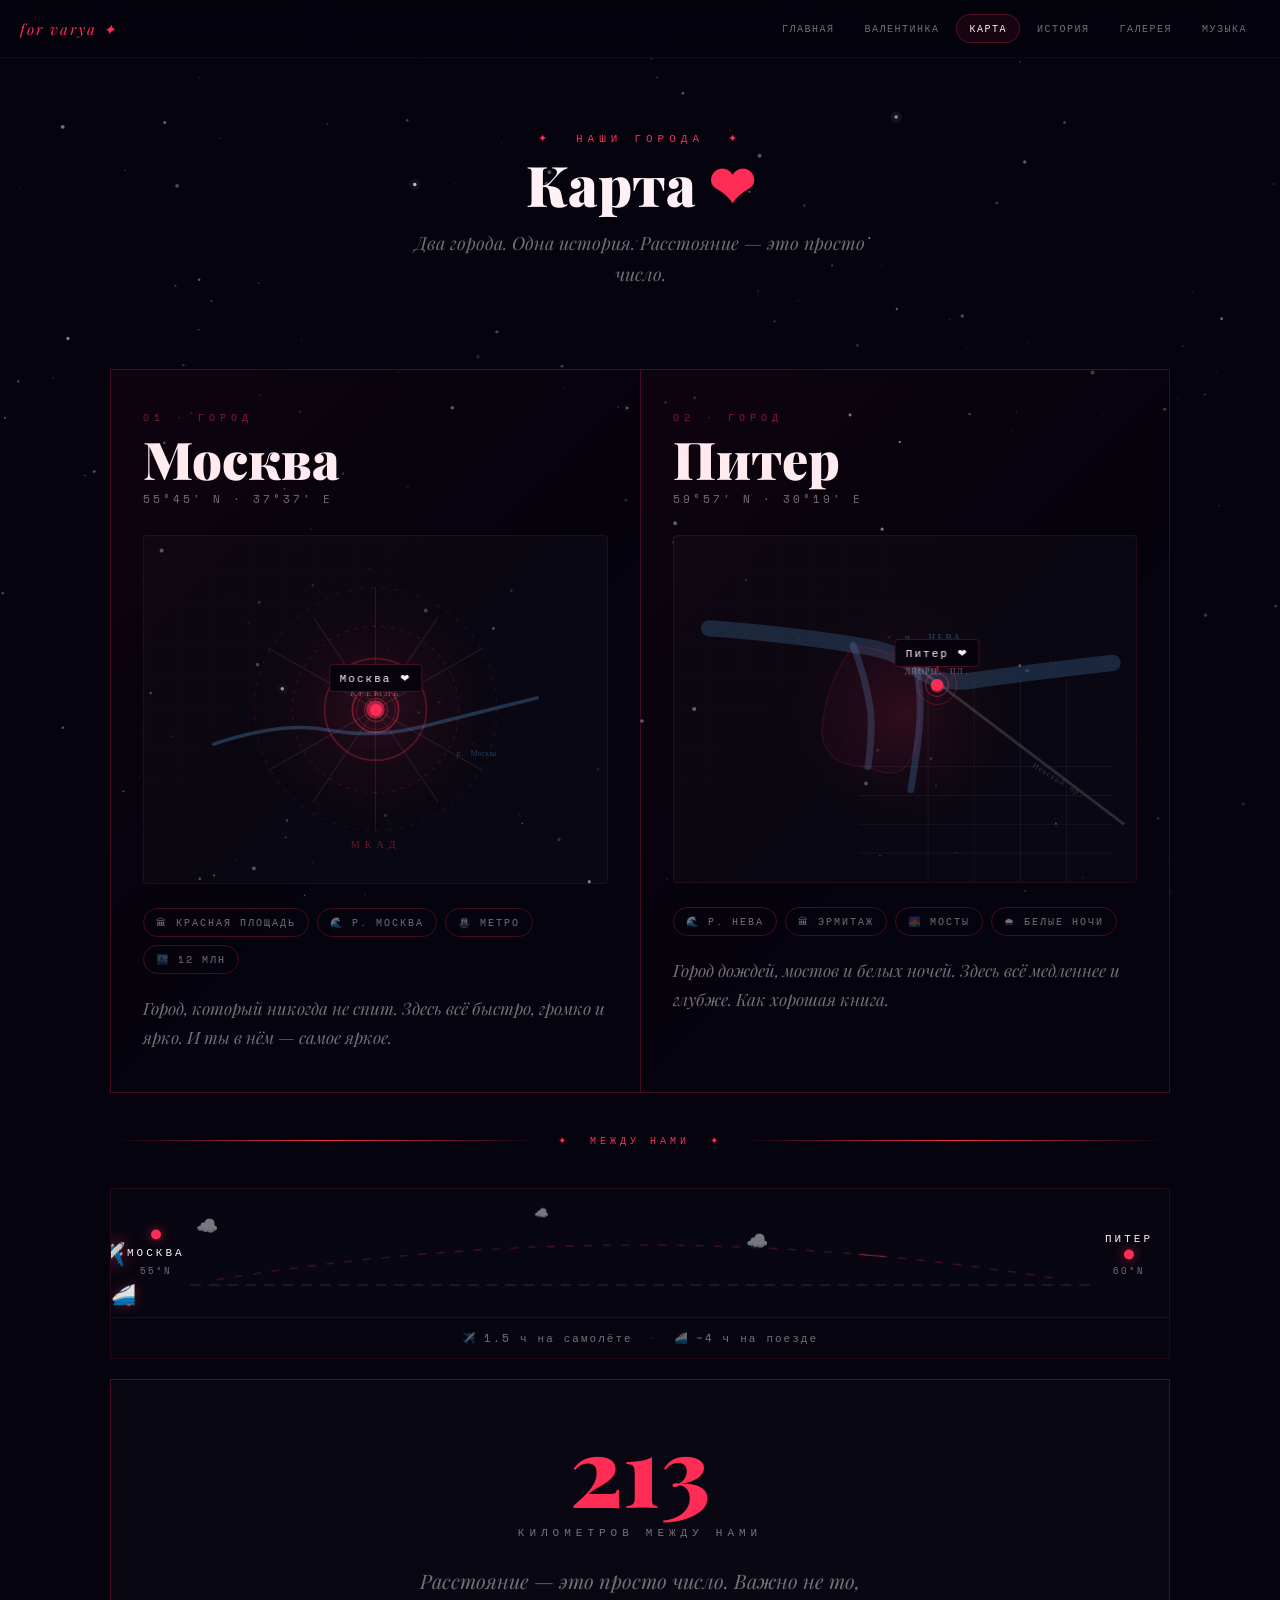
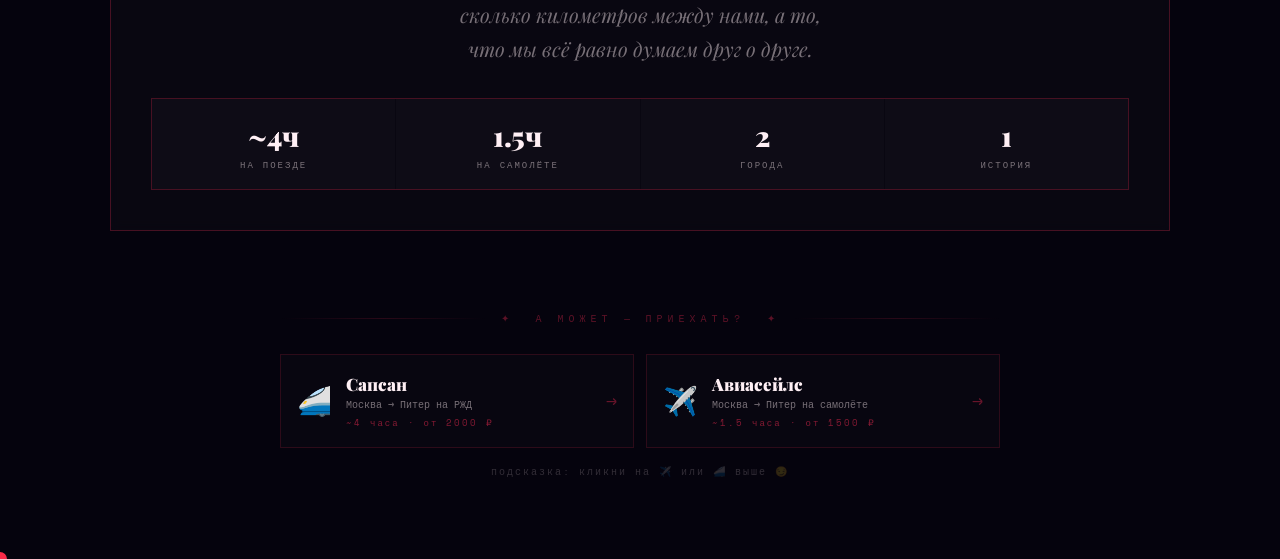
<file: map.html>
<!DOCTYPE html>
<html lang="ru">
<head>
<meta charset="UTF-8">
<meta name="viewport" content="width=device-width, initial-scale=1.0">
<title>Карта ✦ для Вари</title>
<link rel="stylesheet" href="shared.css">
<style>
.page-content { padding-top:70px; }

/* HERO */
.map-hero {
  text-align:center; padding:60px 20px 40px;
}
.map-hero .section-sub { margin-bottom:10px; }
.map-hero .section-title { margin-bottom:16px; }
.map-hero p {
  font-family:'Playfair Display',serif; font-style:italic;
  font-size:clamp(14px,2.5vw,18px); color:var(--dim); line-height:1.7;
  max-width:500px; margin:0 auto;
}

/* CITY LAYOUT */
.cities {
  display:grid; grid-template-columns:1fr 1fr;
  gap:0; max-width:1100px; margin:40px auto 0;
  padding:0 20px;
}
@media(max-width:700px){
  .cities { grid-template-columns:1fr; }
}

.city-block {
  padding:40px 32px;
  border:1px solid var(--border);
  position:relative; overflow:hidden;
  transition:border-color 0.3s;
}
.city-block:first-child { border-right:none; }
@media(max-width:700px){
  .city-block:first-child { border-right:1px solid var(--border); border-bottom:none; }
}
.city-block:hover { border-color:rgba(255,45,85,0.5); }
.city-block::before {
  content:''; position:absolute; inset:0;
  background:linear-gradient(135deg,rgba(255,45,85,0.04),transparent 60%);
  pointer-events:none;
}

.city-num { font-size:10px; letter-spacing:5px; color:rgba(255,45,85,0.5); text-transform:uppercase; margin-bottom:8px; }
.city-name {
  font-family:'Playfair Display',serif;
  font-size:clamp(32px,5vw,52px); font-weight:900;
  color:var(--cream); line-height:1; margin-bottom:6px;
}
.city-sub {
  font-size:11px; letter-spacing:3px; color:var(--dim);
  text-transform:uppercase; margin-bottom:28px;
}

/* SVG MAP */
.city-map {
  width:100%; aspect-ratio:4/3; background:rgba(255,255,255,0.02);
  border:1px solid rgba(255,45,85,0.12); border-radius:4px;
  position:relative; overflow:hidden; margin-bottom:24px;
}
.city-map svg { width:100%; height:100%; }

/* MAP PULSE DOT */
.map-dot {
  position:absolute; transform:translate(-50%,-50%);
}
.map-dot-inner {
  width:12px; height:12px; border-radius:50%;
  background:var(--red); position:relative;
}
.map-dot-inner::before {
  content:''; position:absolute; inset:-6px;
  border-radius:50%; border:1px solid rgba(255,45,85,0.5);
  animation:pulse 2s ease-out infinite;
}
.map-dot-inner::after {
  content:''; position:absolute; inset:-14px;
  border-radius:50%; border:1px solid rgba(255,45,85,0.25);
  animation:pulse 2s ease-out 0.5s infinite;
}
@keyframes pulse {
  0%{ transform:scale(0.5); opacity:1; }
  100%{ transform:scale(1.8); opacity:0; }
}
.map-label {
  position:absolute; transform:translate(-50%,calc(-100% - 18px));
  background:rgba(5,3,13,0.9); border:1px solid var(--border);
  padding:5px 10px; white-space:nowrap; font-size:11px;
  letter-spacing:2px; color:var(--cream); border-radius:4px;
  backdrop-filter:blur(8px);
}
.map-label::after {
  content:''; position:absolute; bottom:-5px; left:50%; transform:translateX(-50%);
  width:1px; height:5px; background:var(--red);
}

/* CITY DETAILS */
.city-tags { display:flex; flex-wrap:wrap; gap:8px; margin-bottom:20px; }
.city-tag {
  font-size:10px; letter-spacing:2px; text-transform:uppercase;
  border:1px solid var(--border); padding:6px 12px;
  color:var(--dim); border-radius:20px;
}

.city-fact {
  font-family:'Playfair Display',serif; font-style:italic;
  font-size:clamp(14px,2vw,17px); color:var(--dim); line-height:1.7;
}

/* ── ANIMATED ROUTE ── */
.route-anim-section {
  max-width:1100px; margin:0 auto; padding:0 20px 20px;
}
.route-track {
  position:relative; height:130px; border:1px solid rgba(255,45,85,0.12);
  background:rgba(255,255,255,0.015); overflow:hidden;
  backdrop-filter:blur(4px);
}
.sky-layer { position:absolute; inset:0; pointer-events:none; }
.cloud {
  position:absolute; font-size:18px;
  animation:cloudDrift linear infinite;
  opacity:0.5;
}
@keyframes cloudDrift {
  0%{ transform:translateX(-60px); }
  100%{ transform:translateX(calc(100vw + 60px)); }
}
.route-city-label {
  position:absolute; top:50%; transform:translateY(-50%);
  display:flex; flex-direction:column; align-items:center; gap:4px; z-index:2;
}
.route-city-label.left  { left:16px; }
.route-city-label.right { right:16px; }
.rc-dot {
  width:10px; height:10px; border-radius:50%; background:var(--red);
  box-shadow:0 0 12px rgba(255,45,85,0.6);
}
.rc-name { font-size:11px; letter-spacing:3px; color:var(--cream); text-transform:uppercase; }
.rc-sub  { font-size:9px; letter-spacing:2px; color:var(--dim); }
.route-svg { position:absolute; inset:0; width:100%; height:100%; }

/* Plane */
.moving-plane {
  position:absolute; font-size:22px; z-index:3;
  top:50%; left:0; transform:translate(-50%,-50%);
  filter:drop-shadow(0 0 8px rgba(255,45,85,0.5));
  animation:planeFly 5s cubic-bezier(0.45,0,0.55,1) infinite;
}
@keyframes planeFly {
  0%   { left:9%; top:72%; }
  25%  { left:30%; top:25%; }
  50%  { left:50%; top:18%; }
  75%  { left:70%; top:25%; }
  100% { left:91%; top:72%; }
}

/* Train */
.moving-train {
  position:absolute; font-size:20px; z-index:3;
  bottom:8px; left:0;
  filter:drop-shadow(0 0 6px rgba(255,45,85,0.3));
  animation:trainRide 7s linear infinite;
}
@keyframes trainRide {
  0%   { left:8%;  }
  45%  { left:88%; }
  50%  { left:88%; opacity:0; }
  51%  { left:8%;  opacity:0; }
  55%  { opacity:1; }
  100% { left:88%; }
}

.route-legend {
  display:flex; align-items:center; justify-content:center; gap:16px;
  padding:12px; border:1px solid rgba(255,45,85,0.1); border-top:none;
  font-size:11px; letter-spacing:2px; color:var(--dim);
  background:rgba(255,255,255,0.01);
}
.rl-item { display:flex; align-items:center; gap:6px; }
.rl-sep  { color:rgba(255,45,85,0.3); }
.connection {
  max-width:1100px; margin:0 auto;
  padding:40px 20px;
  display:flex; align-items:center; gap:16px;
}
.conn-line { flex:1; height:1px; background:linear-gradient(to right, transparent, var(--red), transparent); }
.conn-text { font-size:10px; letter-spacing:4px; color:var(--red); text-transform:uppercase; white-space:nowrap; }

/* DISTANCE CARD */
.distance-section {
  max-width:1100px; margin:0 auto 80px;
  padding:0 20px;
}
.distance-card {
  border:1px solid var(--border);
  background:rgba(255,255,255,0.02);
  padding:40px; text-align:center;
  backdrop-filter:blur(6px);
}
.distance-num {
  font-family:'Playfair Display',serif;
  font-size:clamp(52px,10vw,96px); font-weight:900;
  color:var(--red); line-height:1; display:block;
}
.distance-label {
  font-size:11px; letter-spacing:5px; color:var(--dim);
  text-transform:uppercase; margin:8px 0 24px;
  display:block;
}
.distance-quote {
  font-family:'Playfair Display',serif; font-style:italic;
  font-size:clamp(14px,2.5vw,20px); color:var(--dim); line-height:1.7;
  max-width:500px; margin:0 auto;
}

/* ROUTE STATS */
.route-stats {
  display:grid;
  grid-template-columns:repeat(4,1fr);
  gap:1px; margin-top:32px;
  border:1px solid var(--border); overflow:hidden;
}
@media(max-width:500px){
  .route-stats { grid-template-columns:repeat(2,1fr); }
}
.route-stat {
  padding:18px 10px; text-align:center;
  background:rgba(255,255,255,0.02);
}
.route-stat-num {
  font-family:'Playfair Display',serif; font-size:clamp(20px,4vw,28px);
  font-weight:900; color:var(--cream); display:block;
}
.route-stat-label {
  font-size:9px; letter-spacing:2px; color:var(--dim);
  text-transform:uppercase; margin-top:4px; display:block;
  word-break:break-word;
}
/* ── EASTER EGG SECTION ── */
.egg-section { padding:0 20px 80px; max-width:760px; margin:0 auto; position:relative; z-index:1; }
.egg-divider { display:flex; align-items:center; gap:14px; margin-bottom:28px; }
.egg-line { flex:1; height:1px; background:linear-gradient(to right,transparent,rgba(255,45,85,0.15),transparent); }
.egg-hint { font-size:10px; letter-spacing:5px; color:rgba(255,45,85,0.35); text-transform:uppercase; white-space:nowrap; cursor:default; transition:color 0.3s; }
.egg-hint:hover { color:rgba(255,45,85,0.7); }

.egg-cards { display:grid; grid-template-columns:1fr 1fr; gap:12px; margin-bottom:16px; }
@media(max-width:500px){ .egg-cards { grid-template-columns:1fr; } }

.egg-card {
  display:flex; align-items:center; gap:14px; padding:18px 16px;
  text-decoration:none; border:1px solid rgba(255,45,85,0.15);
  background:rgba(255,255,255,0.015);
  transition:all 0.3s; position:relative; overflow:hidden;
}
.egg-card::before {
  content:''; position:absolute; inset:0;
  background:linear-gradient(135deg,rgba(255,45,85,0.07),transparent);
  opacity:0; transition:opacity 0.3s;
}
.egg-card:hover { border-color:rgba(255,45,85,0.45); transform:translateY(-3px); box-shadow:0 12px 36px rgba(255,45,85,0.12); }
.egg-card:hover::before { opacity:1; }
.train-card:hover { border-color:rgba(255,200,80,0.4); box-shadow:0 12px 36px rgba(255,200,80,0.08); }
.train-card::before { background:linear-gradient(135deg,rgba(255,200,80,0.06),transparent); }

.egg-emoji { font-size:28px; flex-shrink:0; transition:transform 0.3s; }
.egg-card:hover .egg-emoji { transform:scale(1.25) rotate(-5deg); }
.egg-body { flex:1; }
.egg-title { font-family:'Playfair Display',serif; font-size:17px; color:var(--cream); font-weight:900; }
.egg-desc { font-size:10px; color:var(--dim); margin-top:2px; }
.egg-sub { font-size:9px; color:rgba(255,45,85,0.5); letter-spacing:2px; margin-top:4px; }
.egg-arrow { font-size:18px; color:rgba(255,45,85,0.4); transition:transform 0.3s, color 0.3s; }
.egg-card:hover .egg-arrow { transform:translateX(4px); color:rgba(255,45,85,0.9); }
.egg-footer { text-align:center; font-size:10px; color:rgba(255,240,245,0.18); letter-spacing:2px; }

/* clickable plane/train hint pulse */
.moving-plane, .moving-train { cursor:pointer; }
.easter-pop {
  position:fixed; z-index:500; font-family:'Playfair Display',serif; font-style:italic;
  font-size:clamp(13px,2.5vw,17px); color:var(--cream);
  background:rgba(15,5,25,0.96); border:1px solid rgba(255,45,85,0.3);
  padding:14px 20px; max-width:280px; text-align:center;
  pointer-events:none; opacity:0; transform:translateY(8px) scale(0.96);
  transition:opacity 0.3s, transform 0.3s;
}
.easter-pop.show { opacity:1; transform:translateY(0) scale(1); }
</style>
</head>
<body>
<canvas id="stars-canvas"></canvas>

<nav class="site-nav">
  <a href="index.html" class="nav-logo">for varya ✦</a>
  <div class="nav-links">
    <a href="index.html" class="nav-link">Главная</a>
    <a href="valentine.html" class="nav-link">Валентинка</a>
    <a href="map.html" class="nav-link active">Карта</a>
    <a href="timeline.html" class="nav-link">История</a>
    <a href="gallery.html" class="nav-link">Галерея</a>
    <a href="letter.html" class="nav-link">Письмо</a>
  </div>
</nav>

<div class="page-content">
  <div class="map-hero">
    <div class="section-sub">✦ &nbsp;наши города&nbsp; ✦</div>
    <h1 class="section-title">Карта <span class="red">❤</span></h1>
    <p>Два города. Одна история. Расстояние — это просто число.</p>
  </div>

  <div class="cities">
    <!-- МОСКВА -->
    <div class="city-block" id="msk">
      <div class="city-num">01 · город</div>
      <div class="city-name">Москва</div>
      <div class="city-sub">55°45′ N · 37°37′ E</div>

      <div class="city-map" id="mapMsk">
        <!-- Stylized Moscow SVG map -->
        <svg viewBox="0 0 400 300" xmlns="http://www.w3.org/2000/svg">
          <!-- Background grid -->
          <defs>
            <pattern id="grid" width="30" height="30" patternUnits="userSpaceOnUse">
              <path d="M 30 0 L 0 0 0 30" fill="none" stroke="rgba(255,45,85,0.06)" stroke-width="0.5"/>
            </pattern>
            <radialGradient id="glow-msk" cx="50%" cy="50%">
              <stop offset="0%" stop-color="rgba(255,45,85,0.15)"/>
              <stop offset="100%" stop-color="transparent"/>
            </radialGradient>
          </defs>
          <rect width="400" height="300" fill="url(#grid)"/>
          <circle cx="200" cy="150" r="120" fill="url(#glow-msk)"/>

          <!-- Ring roads / МКАД style circles -->
          <circle cx="200" cy="150" r="105" fill="none" stroke="rgba(255,45,85,0.12)" stroke-width="1" stroke-dasharray="4,6"/>
          <circle cx="200" cy="150" r="72" fill="none" stroke="rgba(255,45,85,0.18)" stroke-width="1" stroke-dasharray="3,5"/>
          <circle cx="200" cy="150" r="44" fill="none" stroke="rgba(255,45,85,0.28)" stroke-width="1.5"/>
          <circle cx="200" cy="150" r="20" fill="none" stroke="rgba(255,45,85,0.4)" stroke-width="1.5"/>

          <!-- Radial roads -->
          <g stroke="rgba(255,240,245,0.08)" stroke-width="1">
            <line x1="200" y1="150" x2="200" y2="44"/>
            <line x1="200" y1="150" x2="293" y2="97"/>
            <line x1="200" y1="150" x2="293" y2="203"/>
            <line x1="200" y1="150" x2="200" y2="256"/>
            <line x1="200" y1="150" x2="107" y2="203"/>
            <line x1="200" y1="150" x2="107" y2="97"/>
            <line x1="200" y1="150" x2="254" y2="70"/>
            <line x1="200" y1="150" x2="254" y2="230"/>
            <line x1="200" y1="150" x2="146" y2="230"/>
            <line x1="200" y1="150" x2="146" y2="70"/>
          </g>

          <!-- Kremlin area glow -->
          <circle cx="200" cy="150" r="8" fill="rgba(255,45,85,0.6)"/>
          <circle cx="200" cy="150" r="4" fill="#ff2d55"/>

          <!-- River (Moskva) -->
          <path d="M 60 180 Q 120 160 160 168 Q 200 175 240 165 Q 280 155 340 140" fill="none" stroke="rgba(100,180,255,0.25)" stroke-width="3" stroke-linecap="round"/>

          <!-- Labels -->
          <text x="200" y="138" text-anchor="middle" fill="rgba(255,240,245,0.35)" font-size="8" font-family="Space Mono" letter-spacing="2">КРЕМЛЬ</text>
          <text x="200" y="270" text-anchor="middle" fill="rgba(255,45,85,0.4)" font-size="9" font-family="Space Mono" letter-spacing="4">МКАД</text>
          <text x="270" y="190" fill="rgba(100,180,255,0.3)" font-size="7" font-family="Space Mono">р. Москва</text>
        </svg>
        <!-- Pulse dot on Kremlin -->
        <div class="map-dot" style="left:50%;top:50%">
          <div class="map-dot-inner"></div>
        </div>
        <div class="map-label" style="left:50%;top:50%">Москва ❤</div>
      </div>

      <div class="city-tags">
        <span class="city-tag">🏛 Красная площадь</span>
        <span class="city-tag">🌊 р. Москва</span>
        <span class="city-tag">🚇 Метро</span>
        <span class="city-tag">🌃 12 млн</span>
      </div>
      <p class="city-fact">
        Город, который никогда не спит. Здесь всё быстро,
        громко и ярко. И ты в нём — самое яркое.
      </p>
    </div>

    <!-- ПИТЕР -->
    <div class="city-block" id="spb">
      <div class="city-num">02 · город</div>
      <div class="city-name">Питер</div>
      <div class="city-sub">59°57′ N · 30°19′ E</div>

      <div class="city-map" id="mapSpb">
        <svg viewBox="0 0 400 300" xmlns="http://www.w3.org/2000/svg">
          <defs>
            <pattern id="grid2" width="30" height="30" patternUnits="userSpaceOnUse">
              <path d="M 30 0 L 0 0 0 30" fill="none" stroke="rgba(255,45,85,0.06)" stroke-width="0.5"/>
            </pattern>
            <radialGradient id="glow-spb" cx="50%" cy="50%">
              <stop offset="0%" stop-color="rgba(255,45,85,0.12)"/>
              <stop offset="100%" stop-color="transparent"/>
            </radialGradient>
          </defs>
          <rect width="400" height="300" fill="url(#grid2)"/>
          <circle cx="200" cy="155" r="120" fill="url(#glow-spb)"/>

          <!-- Neva river - wide delta -->
          <path d="M 30 80 Q 100 85 160 95 Q 195 100 210 115 Q 230 130 260 125 Q 310 118 380 110" fill="none" stroke="rgba(100,180,255,0.3)" stroke-width="14" stroke-linecap="round" opacity="0.6"/>
          <!-- Neva branches -->
          <path d="M 155 95 Q 165 120 170 150 Q 172 170 168 200" fill="none" stroke="rgba(100,180,255,0.2)" stroke-width="6" stroke-linecap="round"/>
          <path d="M 210 115 Q 215 140 212 170 Q 210 190 205 220" fill="none" stroke="rgba(100,180,255,0.2)" stroke-width="6" stroke-linecap="round"/>

          <!-- Vasilievsky island outline -->
          <path d="M 155 95 Q 130 130 128 170 Q 130 200 168 200 Q 205 220 212 170 Q 215 140 210 115 Q 195 100 155 95Z" fill="rgba(255,45,85,0.04)" stroke="rgba(255,45,85,0.15)" stroke-width="1"/>

          <!-- Street grid Petersburg style - strict squares -->
          <g stroke="rgba(255,240,245,0.06)" stroke-width="0.8">
            <line x1="160" y1="200" x2="380" y2="200"/>
            <line x1="160" y1="225" x2="380" y2="225"/>
            <line x1="160" y1="250" x2="380" y2="250"/>
            <line x1="160" y1="275" x2="380" y2="275"/>
            <line x1="220" y1="125" x2="220" y2="300"/>
            <line x1="260" y1="125" x2="260" y2="300"/>
            <line x1="300" y1="125" x2="300" y2="300"/>
            <line x1="340" y1="125" x2="340" y2="300"/>
          </g>

          <!-- Nevsky Prospekt -->
          <line x1="212" y1="115" x2="390" y2="250" stroke="rgba(255,240,245,0.15)" stroke-width="2.5"/>
          <text x="310" y="200" fill="rgba(255,240,245,0.2)" font-size="7" font-family="Space Mono" transform="rotate(32,310,200)" letter-spacing="1">Невский пр.</text>

          <!-- Palace square dot -->
          <circle cx="228" cy="130" r="6" fill="rgba(255,45,85,0.5)"/>
          <circle cx="228" cy="130" r="3" fill="#ff2d55"/>
          <text x="228" y="120" text-anchor="middle" fill="rgba(255,240,245,0.35)" font-size="7" font-family="Space Mono" letter-spacing="1">ДВОРЦ. ПЛ.</text>
          <text x="200" y="90" fill="rgba(100,180,255,0.4)" font-size="8" font-family="Space Mono" letter-spacing="2">р. НЕВА</text>
        </svg>
        <div class="map-dot" style="left:57%;top:43%">
          <div class="map-dot-inner"></div>
        </div>
        <div class="map-label" style="left:57%;top:43%">Питер ❤</div>
      </div>

      <div class="city-tags">
        <span class="city-tag">🌊 р. Нева</span>
        <span class="city-tag">🏛 Эрмитаж</span>
        <span class="city-tag">🌉 Мосты</span>
        <span class="city-tag">🌧 Белые ночи</span>
      </div>
      <p class="city-fact">
        Город дождей, мостов и белых ночей.
        Здесь всё медленнее и глубже. Как хорошая книга.
      </p>
    </div>
  </div>

  <!-- CONNECTION + ANIMATED ROUTE -->
  <div class="connection">
    <div class="conn-line"></div>
    <div class="conn-text">✦ &nbsp;между нами&nbsp; ✦</div>
    <div class="conn-line"></div>
  </div>

  <!-- ANIMATED ROUTE SECTION -->
  <div class="route-anim-section">
    <div class="route-track" id="routeTrack">
      <!-- sky layer -->
      <div class="sky-layer">
        <div class="cloud" style="top:18%;left:8%;animation-duration:22s;animation-delay:0s;">☁️</div>
        <div class="cloud" style="top:30%;left:60%;animation-duration:28s;animation-delay:-10s;">☁️</div>
        <div class="cloud" style="top:12%;left:40%;animation-duration:18s;animation-delay:-5s;font-size:12px;">☁️</div>
      </div>
      <!-- city labels -->
      <div class="route-city-label left">
        <span class="rc-dot"></span>
        <span class="rc-name">Москва</span>
        <span class="rc-sub">55°N</span>
      </div>
      <div class="route-city-label right">
        <span class="rc-name">Питер</span>
        <span class="rc-dot"></span>
        <span class="rc-sub">60°N</span>
      </div>
      <!-- dashed path -->
      <svg class="route-svg" viewBox="0 0 800 120" preserveAspectRatio="none">
        <!-- train track -->
        <line x1="60" y1="90" x2="740" y2="90" stroke="rgba(255,240,245,0.08)" stroke-width="2" stroke-dasharray="8,6"/>
        <!-- plane arc -->
        <path id="planePath" d="M 80,85 Q 400,20 720,85" fill="none" stroke="rgba(255,45,85,0.2)" stroke-width="1.5" stroke-dasharray="6,8"/>
        <!-- animated dashes on plane path -->
        <path d="M 80,85 Q 400,20 720,85" fill="none" stroke="rgba(255,45,85,0.5)" stroke-width="1" stroke-dasharray="20,600" stroke-dashoffset="0">
          <animate attributeName="stroke-dashoffset" from="0" to="-650" dur="3s" repeatCount="indefinite"/>
        </path>
      </svg>
      <!-- PLANE emoji animated along arc -->
      <div class="moving-plane" id="movingPlane">✈️</div>
      <!-- TRAIN emoji animated along track -->
      <div class="moving-train" id="movingTrain">🚄</div>
    </div>
    <div class="route-legend">
      <span class="rl-item"><span>✈️</span> 1.5 ч на самолёте</span>
      <span class="rl-sep">·</span>
      <span class="rl-item"><span>🚄</span> ~4 ч на поезде</span>
    </div>
  </div>

  <!-- DISTANCE CARD -->
  <div class="distance-section">
    <div class="distance-card">
      <span class="distance-num" id="distNum">0</span>
      <span class="distance-label">километров между нами</span>
      <p class="distance-quote">
        Расстояние — это просто число. Важно не то,<br>
        сколько километров между нами, а то,<br>
        что мы всё равно думаем друг о друге.
      </p>
      <div class="route-stats">
        <div class="route-stat">
          <span class="route-stat-num">~4ч</span>
          <span class="route-stat-label">на поезде</span>
        </div>
        <div class="route-stat">
          <span class="route-stat-num">1.5ч</span>
          <span class="route-stat-label">на самолёте</span>
        </div>
        <div class="route-stat">
          <span class="route-stat-num">2</span>
          <span class="route-stat-label">города</span>
        </div>
        <div class="route-stat">
          <span class="route-stat-num">1</span>
          <span class="route-stat-label">история</span>
        </div>
      </div>
    </div>
  </div>

  <!-- 🥚 EASTER EGGS — купить билеты -->
  <div class="egg-section">
    <div class="egg-divider">
      <div class="egg-line"></div>
      <span class="egg-hint" id="eggHint">✦ &nbsp;а может — приехать?&nbsp; ✦</span>
      <div class="egg-line"></div>
    </div>
    <div class="egg-cards">
      <a class="egg-card train-card" href="https://www.rzd.ru/ru/9269" target="_blank" data-external="true" id="trainCard">
        <div class="egg-emoji">🚄</div>
        <div class="egg-body">
          <div class="egg-title">Сапсан</div>
          <div class="egg-desc">Москва → Питер на РЖД</div>
          <div class="egg-sub">~4 часа · от 2000 ₽</div>
        </div>
        <div class="egg-arrow">→</div>
      </a>
      <a class="egg-card plane-card" href="https://aviasales.ru/search/MOW0906LED1?adults=1" target="_blank" data-external="true" id="planeCard">
        <div class="egg-emoji">✈️</div>
        <div class="egg-body">
          <div class="egg-title">Авиасейлс</div>
          <div class="egg-desc">Москва → Питер на самолёте</div>
          <div class="egg-sub">~1.5 часа · от 1500 ₽</div>
        </div>
        <div class="egg-arrow">→</div>
      </a>
    </div>
    <p class="egg-footer">подсказка: кликни на ✈️ или 🚄 выше 😏</p>
  </div>

</div><!-- /page-content -->

<script src="shared.js"></script>
<script>
// Distance counter
function animateDist(){
  const el=document.getElementById('distNum'), target=634; let c=0;
  const iv=setInterval(()=>{
    c=Math.min(c+target/80,target);
    el.textContent=Math.floor(c);
    if(c>=target){ el.textContent=target; clearInterval(iv); }
  },18);
}
const obs=new IntersectionObserver(e=>{ if(e[0].isIntersecting){animateDist();obs.disconnect();} },{threshold:0.3});
obs.observe(document.getElementById('distNum'));

// City entrance
const cityObs=new IntersectionObserver(entries=>{
  entries.forEach(e=>{ if(e.isIntersecting){ e.target.style.opacity='1'; e.target.style.transform='translateY(0)'; } });
},{threshold:0.1});
document.querySelectorAll('.city-block,.distance-card').forEach(el=>{
  el.style.opacity='0'; el.style.transform='translateY(30px)';
  el.style.transition='opacity 0.7s ease, transform 0.7s ease';
  cityObs.observe(el);
});

// Sounds
document.querySelectorAll('.city-block').forEach(el=>{
  el.addEventListener('mouseenter',()=>window.SFX&&window.SFX.hover());
});
setInterval(()=>window.SFX&&window.SFX.whoosh(),5000);
new IntersectionObserver((e,o)=>{
  if(e[0].isIntersecting){ o.disconnect(); setTimeout(()=>window.SFX&&window.SFX.chime([261,329,392],0.07),800); }
},{threshold:0.5}).observe(document.getElementById('distNum'));

// 🥚 EASTER EGG: click on animated plane → open aviasales
document.getElementById('movingPlane').addEventListener('click',()=>{
  if(window.SFX) window.SFX.chime([880,1046,1318],0.08);
  showPop('✈️ Отличный выбор!\nЛечу за билетами…', ()=> window.open('https://aviasales.ru/search/MOW0906LED1?adults=1','_blank'));
});

// 🥚 EASTER EGG: click on train → open RZD
document.getElementById('movingTrain').addEventListener('click',()=>{
  if(window.SFX) window.SFX.chime([523,659,784],0.08);
  showPop('🚄 Сапсан ждёт!\nЕду смотреть расписание…', ()=> window.open('https://www.rzd.ru/ru/9269','_blank'));
});

// egg card sounds
document.getElementById('trainCard').addEventListener('mouseenter',()=>window.SFX&&window.SFX.hover());
document.getElementById('planeCard').addEventListener('mouseenter',()=>window.SFX&&window.SFX.hover());

// popup helper
let popTimeout;
function showPop(msg, cb){
  let pop=document.querySelector('.easter-pop');
  if(!pop){ pop=document.createElement('div'); pop.className='easter-pop'; document.body.appendChild(pop); }
  pop.textContent=msg;
  pop.style.left='50%'; pop.style.top='50%';
  pop.style.transform='translate(-50%,-50%) scale(0.96)';
  pop.style.cssText+=';position:fixed;left:50%;top:50%;transform:translate(-50%,-60%) scale(0.96);';
  requestAnimationFrame(()=>{ pop.style.transition='opacity 0.3s,transform 0.3s'; pop.classList.add('show'); });
  clearTimeout(popTimeout);
  popTimeout=setTimeout(()=>{ pop.classList.remove('show'); if(cb) setTimeout(cb,350); },1600);
}
</script>
</body>
</html>
</file>
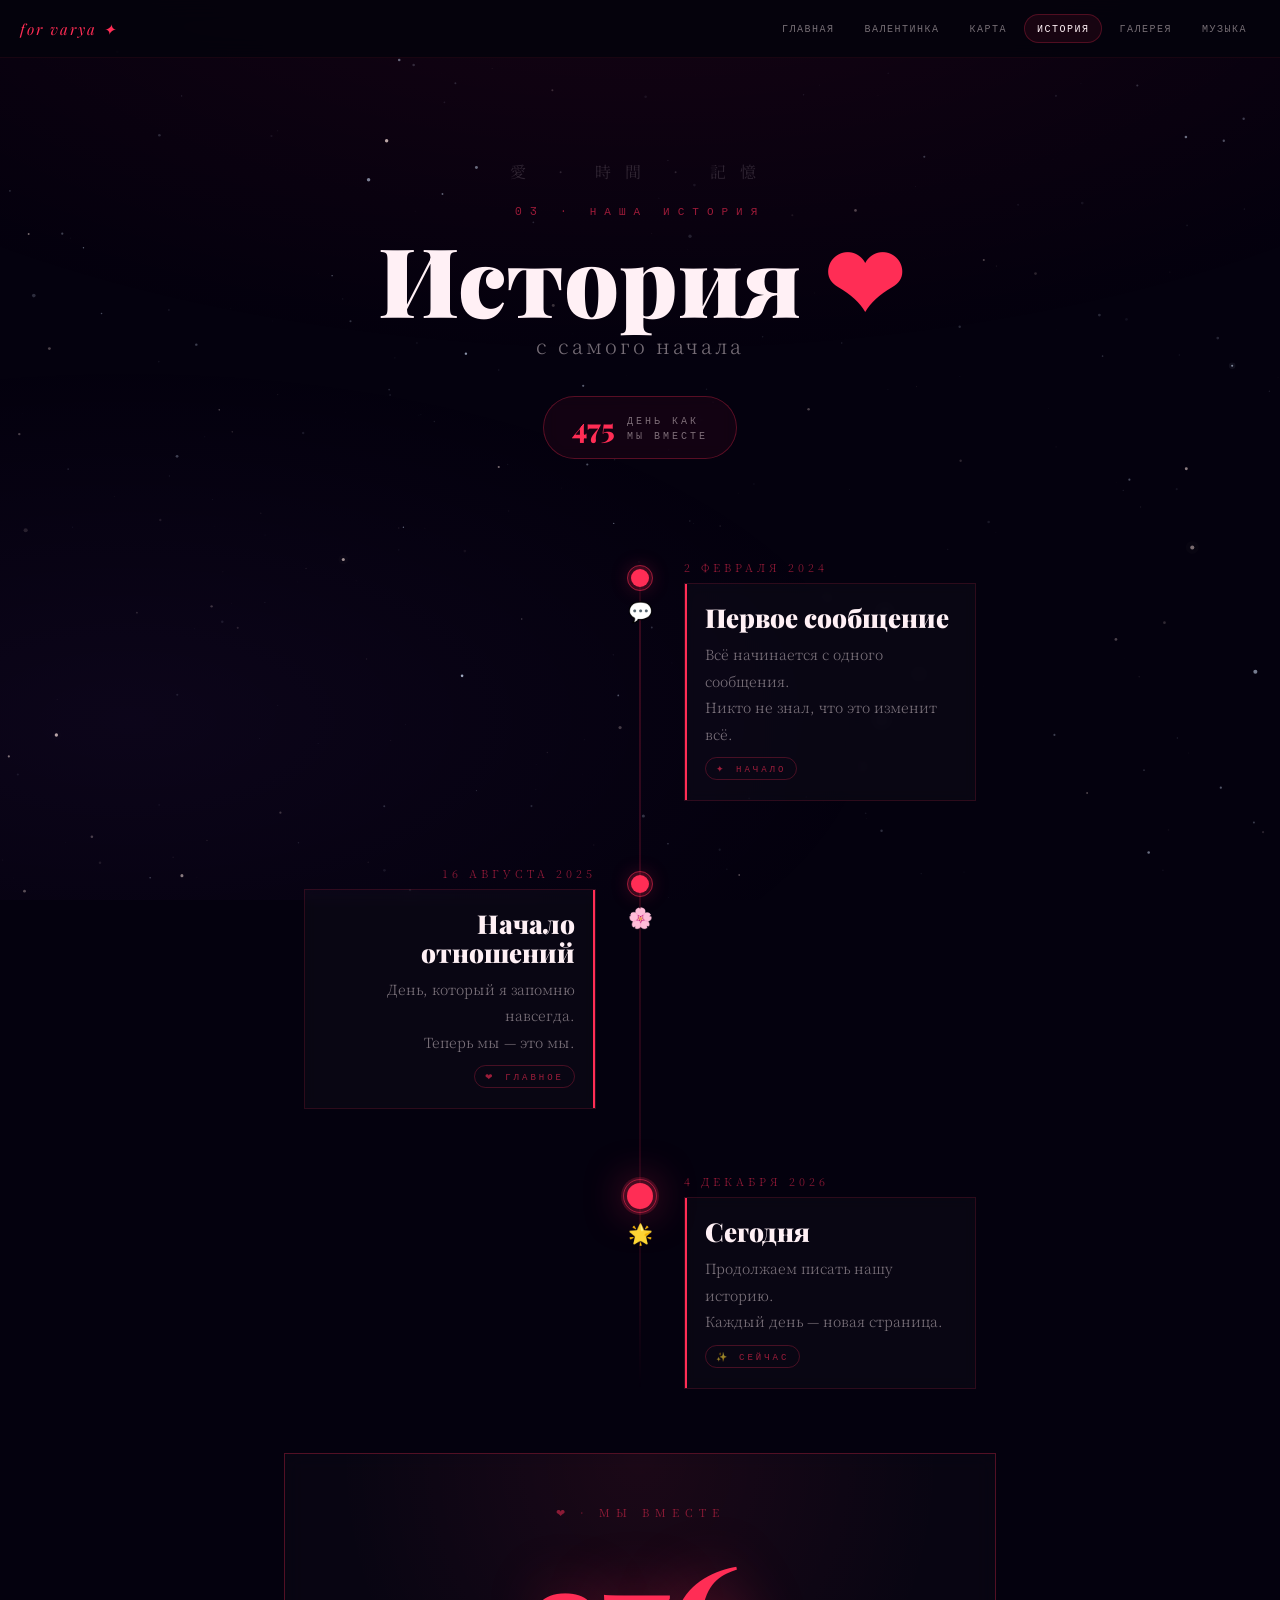
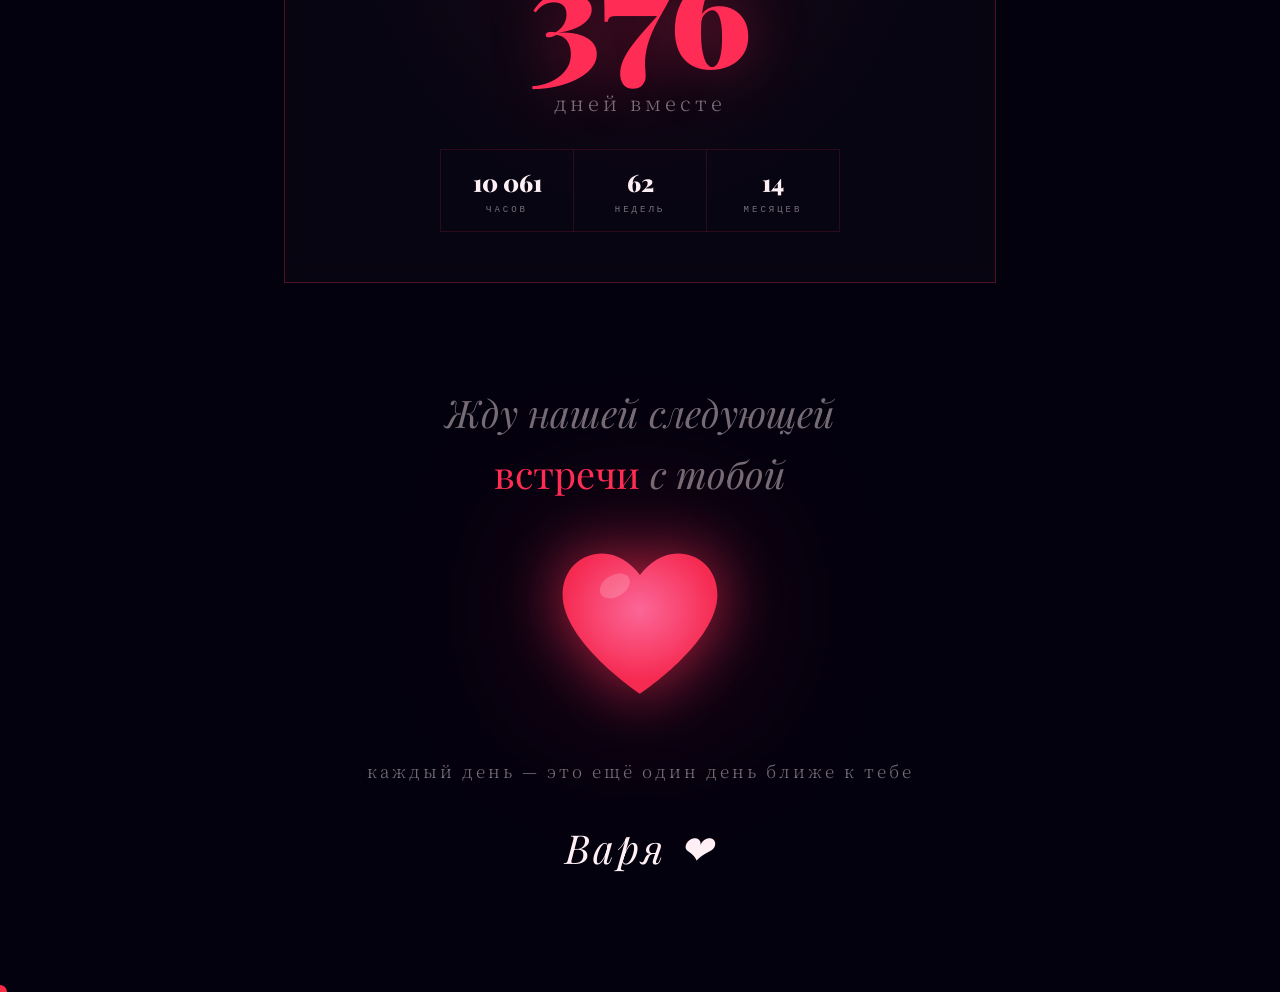
<file: timeline.html>
<!DOCTYPE html>
<html lang="ru">
<head>
<meta charset="UTF-8">
<meta name="viewport" content="width=device-width, initial-scale=1.0">
<title>Наша история ✦ для Вари</title>
<link rel="stylesheet" href="shared.css">
<link href="https://fonts.googleapis.com/css2?family=Noto+Serif+JP:wght@300;400;700&family=Zen+Maru+Gothic:wght@400;700&display=swap" rel="stylesheet">
<style>

body { overflow-x:hidden; background:#04010e; }

#sakura-canvas {
  position:fixed; inset:0; width:100%; height:100%;
  pointer-events:none; z-index:0;
}
body::before {
  content:''; position:fixed; inset:0; z-index:0; pointer-events:none;
  background:
    radial-gradient(ellipse 80% 50% at 50% -10%, rgba(255,45,85,0.08), transparent),
    radial-gradient(ellipse 60% 40% at 10% 80%, rgba(180,100,255,0.05), transparent);
}

/* HERO */
.tl-hero {
  position:relative; z-index:1;
  text-align:center; padding:90px 20px 30px;
}
.tl-eyebrow {
  font-size:11px; letter-spacing:8px; color:rgba(255,45,85,0.6);
  text-transform:uppercase; margin-bottom:16px;
}
.tl-kanji {
  font-family:'Noto Serif JP',serif;
  font-size:clamp(12px,2vw,16px); color:rgba(255,240,245,0.15);
  letter-spacing:14px; margin-bottom:20px; display:block;
}
.tl-title {
  font-family:'Playfair Display',serif;
  font-size:clamp(44px,11vw,96px); font-weight:900;
  color:var(--cream); line-height:.9; margin-bottom:10px;
}
.tl-title .red { color:var(--red); }
.tl-subtitle {
  font-family:'Noto Serif JP',serif; font-weight:300;
  font-size:clamp(14px,2.5vw,20px); color:var(--dim);
  letter-spacing:3px; margin-bottom:36px;
}
.days-badge {
  display:inline-flex; align-items:center; gap:12px;
  border:1px solid rgba(255,45,85,0.3); padding:12px 28px;
  border-radius:40px; background:rgba(255,45,85,0.06);
  backdrop-filter:blur(8px);
}
.days-badge-num {
  font-family:'Playfair Display',serif; font-size:28px;
  font-weight:900; color:var(--red);
}
.days-badge-label {
  font-size:10px; letter-spacing:3px; color:var(--dim);
  text-transform:uppercase; line-height:1.5; text-align:left;
}

/* TIMELINE */
.tl-container {
  position:relative; z-index:1;
  max-width:760px; margin:70px auto 0;
  padding:0 24px;
}
.tl-spine {
  position:absolute; left:50%; top:0; bottom:0; width:1px;
  transform:translateX(-50%);
  background:linear-gradient(to bottom, transparent 0%, rgba(255,45,85,0.4) 8%, rgba(255,45,85,0.2) 88%, transparent 100%);
}
@media(max-width:600px){ .tl-spine { left:22px; } }

.tl-item {
  display:grid; grid-template-columns:1fr 48px 1fr;
  margin-bottom:64px;
  opacity:0; transform:translateY(28px);
  transition:opacity .7s ease, transform .7s ease;
}
.tl-item.visible { opacity:1; transform:translateY(0); }

.tl-item:nth-child(odd)  .tl-card  { grid-column:1; grid-row:1; text-align:right; }
.tl-item:nth-child(odd)  .tl-node  { grid-column:2; grid-row:1; }
.tl-item:nth-child(odd)  .tl-empty { grid-column:3; grid-row:1; }
.tl-item:nth-child(even) .tl-empty { grid-column:1; grid-row:1; }
.tl-item:nth-child(even) .tl-node  { grid-column:2; grid-row:1; }
.tl-item:nth-child(even) .tl-card  { grid-column:3; grid-row:1; text-align:left; }

@media(max-width:600px){
  .tl-item { grid-template-columns:44px 1fr; }
  .tl-item .tl-empty { display:none; }
  .tl-item:nth-child(odd) .tl-card,
  .tl-item:nth-child(even) .tl-card { grid-column:2; grid-row:1; text-align:left; }
  .tl-item:nth-child(odd) .tl-node,
  .tl-item:nth-child(even) .tl-node { grid-column:1; grid-row:1; }
}

.tl-node {
  display:flex; flex-direction:column;
  align-items:center; padding-top:10px; gap:6px;
}
.tl-dot {
  width:18px; height:18px; border-radius:50%; background:var(--red);
  position:relative; z-index:2;
  box-shadow:0 0 0 4px rgba(255,45,85,0.15), 0 0 20px rgba(255,45,85,0.4);
}
.tl-dot.big {
  width:26px; height:26px;
  box-shadow:0 0 0 6px rgba(255,45,85,0.2), 0 0 40px rgba(255,45,85,0.6);
}
.tl-dot::after {
  content:''; position:absolute; inset:-4px; border-radius:50%;
  border:1px solid rgba(255,45,85,0.5);
  animation:ripple 2.5s ease-out infinite;
}
.tl-dot.big::after { animation-duration:1.8s; }
@keyframes ripple {
  0%{ transform:scale(1); opacity:1; }
  100%{ transform:scale(2.5); opacity:0; }
}
.tl-icon { font-size:20px; margin-top:4px; }

.tl-card { padding:0 20px; }
.tl-date {
  font-family:'Noto Serif JP',serif; font-weight:300;
  font-size:11px; letter-spacing:4px; color:rgba(255,45,85,0.55);
  text-transform:uppercase; margin-bottom:8px;
  display:flex; align-items:center; gap:6px;
}
.tl-item:nth-child(odd) .tl-date { justify-content:flex-end; }
@media(max-width:600px){ .tl-item:nth-child(odd) .tl-date { justify-content:flex-start; } }

.tl-card-box {
  border:1px solid rgba(255,45,85,0.15);
  background:rgba(255,255,255,0.025);
  padding:20px; backdrop-filter:blur(6px);
  position:relative; overflow:hidden;
}
.tl-card-box::before {
  content:''; position:absolute; top:0; left:0;
  width:2px; height:100%; background:var(--red);
}
.tl-item:nth-child(odd)  .tl-card-box::before { left:auto; right:0; }
@media(max-width:600px){ .tl-item:nth-child(odd) .tl-card-box::before { left:0; right:auto; } }

.tl-event-title {
  font-family:'Playfair Display',serif;
  font-size:clamp(19px,3.5vw,26px); font-weight:900;
  color:var(--cream); margin-bottom:8px; line-height:1.1;
}
.tl-event-desc {
  font-family:'Noto Serif JP',serif; font-weight:300;
  font-size:clamp(12px,1.8vw,14px); color:var(--dim); line-height:1.9;
}
.tl-tag {
  display:inline-block; margin-top:10px; font-size:9px;
  letter-spacing:3px; text-transform:uppercase;
  border:1px solid rgba(255,45,85,0.25); padding:4px 10px;
  border-radius:20px; color:rgba(255,45,85,0.6);
}

/* COUNTER */
.tl-counter-section {
  position:relative; z-index:1;
  max-width:760px; margin:20px auto 0; padding:0 24px 40px;
}
.tl-counter-card {
  border:1px solid rgba(255,45,85,0.3);
  background:rgba(255,255,255,0.02); padding:50px 32px;
  text-align:center; backdrop-filter:blur(10px); position:relative; overflow:hidden;
}
.tl-counter-card::before {
  content:''; position:absolute; inset:0; pointer-events:none;
  background:radial-gradient(ellipse at 50% 0%, rgba(255,45,85,0.08), transparent 60%);
}
.counter-eyebrow {
  font-size:11px; letter-spacing:6px; color:rgba(255,45,85,0.5);
  text-transform:uppercase; margin-bottom:20px; font-family:'Noto Serif JP',serif;
}
.counter-num {
  font-family:'Playfair Display',serif; font-weight:900;
  font-size:clamp(72px,16vw,140px); color:var(--red);
  line-height:1; display:block;
  text-shadow:0 0 60px rgba(255,45,85,0.4);
}
.counter-label {
  font-family:'Noto Serif JP',serif; font-weight:300;
  font-size:clamp(14px,2.5vw,20px); color:var(--dim);
  letter-spacing:4px; margin:8px 0 32px; display:block;
}
.counter-substats {
  display:flex; border:1px solid rgba(255,45,85,0.15);
  max-width:400px; margin:0 auto 0; overflow:hidden;
}
.cs { flex:1; padding:16px 8px; border-right:1px solid rgba(255,45,85,0.15); text-align:center; }
.cs:last-child { border-right:none; }
.cs-n { font-family:'Playfair Display',serif; font-size:24px; font-weight:900; color:var(--cream); display:block; }
.cs-l { font-size:9px; letter-spacing:3px; color:var(--dim); text-transform:uppercase; margin-top:4px; display:block; }

/* HEART FINALE */
.heart-finale {
  position:relative; z-index:1;
  text-align:center; padding:60px 20px 100px;
}
.finale-waiting {
  font-family:'Playfair Display',serif; font-style:italic;
  font-size:clamp(20px,4.5vw,38px); color:var(--dim);
  margin-bottom:44px; line-height:1.6;
}
.finale-waiting .red { color:var(--red); font-style:normal; }

.big-heart-wrap {
  display:inline-block; position:relative;
  animation:bigbeat 1.2s ease-in-out infinite;
  filter:drop-shadow(0 0 30px rgba(255,45,85,.7)) drop-shadow(0 0 80px rgba(255,45,85,.3));
}
@keyframes bigbeat {
  0%,100%{ transform:scale(1); }
  15%{ transform:scale(1.18); }
  30%{ transform:scale(1); }
  45%{ transform:scale(1.10); }
}
.big-heart-wrap svg { width:min(180px,44vw); height:auto; }

.finale-text {
  margin-top:36px;
  font-family:'Noto Serif JP',serif; font-weight:300;
  font-size:clamp(13px,2.5vw,17px); color:var(--dim);
  letter-spacing:3px; line-height:2.2;
}
.finale-big {
  font-family:'Playfair Display',serif; font-style:italic;
  font-size:clamp(22px,5vw,40px); color:var(--cream);
  display:block; margin-top:14px;
}

/* petal burst */
.petal {
  position:fixed; pointer-events:none; z-index:2; font-size:14px;
  animation:petalDrift linear forwards;
}
@keyframes petalDrift {
  0%  { opacity:0; transform:translate(0,0) rotate(0deg) scale(.6); }
  8%  { opacity:.9; }
  100%{ opacity:0; transform:translate(var(--dx),var(--dy)) rotate(var(--dr)) scale(1.3); }
}

/* floating JP chars */
.jp-float {
  position:fixed; pointer-events:none; z-index:0;
  font-family:'Noto Serif JP',serif; font-weight:300;
  color:rgba(255,45,85,0.05); user-select:none;
  animation:jpDrift linear infinite;
}
@keyframes jpDrift {
  0%  { transform:translateY(110vh) rotate(0deg); opacity:0; }
  5%  { opacity:1; }
  95% { opacity:.4; }
  100%{ transform:translateY(-15vh) rotate(15deg); opacity:0; }
}
</style>
</head>
<body>
<canvas id="stars-canvas"></canvas>
<canvas id="sakura-canvas"></canvas>

<nav class="site-nav">
  <a href="index.html" class="nav-logo">for varya ✦</a>
  <div class="nav-links">
    <a href="index.html" class="nav-link">Главная</a>
    <a href="valentine.html" class="nav-link">Валентинка</a>
    <a href="map.html" class="nav-link">Карта</a>
    <a href="timeline.html" class="nav-link active">История</a>
    <a href="gallery.html" class="nav-link">Галерея</a>
    <a href="letter.html" class="nav-link">Письмо</a>
  </div>
</nav>

<div class="page-content">

  <div class="tl-hero">
    <span class="tl-kanji">愛 · 時間 · 記憶</span>
    <div class="tl-eyebrow">03 · наша история</div>
    <h1 class="tl-title">История <span class="red">❤</span></h1>
    <div class="tl-subtitle">с самого начала</div>
    <div class="days-badge">
      <span class="days-badge-num" id="totalDaysBadge">—</span>
      <span class="days-badge-label">день как<br>мы вместе</span>
    </div>
  </div>

  <div class="tl-container">
    <div class="tl-spine"></div>

    <!-- 1 -->
    <div class="tl-item">
      <div class="tl-card">
        <div class="tl-date">2 февраля 2024</div>
        <div class="tl-card-box">
          <div class="tl-event-title">Первое сообщение</div>
          <div class="tl-event-desc">Всё начинается с одного сообщения.<br>Никто не знал, что это изменит всё.</div>
          <span class="tl-tag">✦ начало</span>
        </div>
      </div>
      <div class="tl-node">
        <div class="tl-dot"></div>
        <div class="tl-icon">💬</div>
      </div>
      <div class="tl-empty"></div>
    </div>

    <!-- 2 -->
    <div class="tl-item">
      <div class="tl-empty"></div>
      <div class="tl-node">
        <div class="tl-dot"></div>
        <div class="tl-icon">🌸</div>
      </div>
      <div class="tl-card">
        <div class="tl-date">16 августа 2025</div>
        <div class="tl-card-box">
          <div class="tl-event-title">Начало отношений</div>
          <div class="tl-event-desc">День, который я запомню навсегда.<br>Теперь мы — это мы.</div>
          <span class="tl-tag">❤ главное</span>
        </div>
      </div>
    </div>

    <!-- 3 — today -->
    <div class="tl-item">
      <div class="tl-card">
        <div class="tl-date" id="todayDate"></div>
        <div class="tl-card-box">
          <div class="tl-event-title">Сегодня</div>
          <div class="tl-event-desc">Продолжаем писать нашу историю.<br>Каждый день — новая страница.</div>
          <span class="tl-tag">✨ сейчас</span>
        </div>
      </div>
      <div class="tl-node">
        <div class="tl-dot big"></div>
        <div class="tl-icon">🌟</div>
      </div>
      <div class="tl-empty"></div>
    </div>

  </div>

  <!-- COUNTER -->
  <div class="tl-counter-section">
    <div class="tl-counter-card">
      <div class="counter-eyebrow">❤ · мы вместе</div>
      <span class="counter-num" id="daysCounter">0</span>
      <span class="counter-label">дней вместе</span>
      <div class="counter-substats">
        <div class="cs"><span class="cs-n" id="hoursN">0</span><span class="cs-l">часов</span></div>
        <div class="cs"><span class="cs-n" id="weeksN">0</span><span class="cs-l">недель</span></div>
        <div class="cs"><span class="cs-n" id="monthsN">0</span><span class="cs-l">месяцев</span></div>
      </div>
    </div>
  </div>

  <!-- HEART FINALE -->
  <div class="heart-finale">
    <p class="finale-waiting">
      Жду нашей следующей<br>
      <span class="red">встречи</span> с тобой
    </p>
    <div class="big-heart-wrap" id="bigHeart">
      <svg viewBox="0 0 200 180" xmlns="http://www.w3.org/2000/svg">
        <defs>
          <radialGradient id="hg" cx="50%" cy="40%">
            <stop offset="0%" stop-color="#ff6b9d"/>
            <stop offset="100%" stop-color="#ff2d55"/>
          </radialGradient>
        </defs>
        <path d="M100,162 C100,162 14,105 14,52 C14,24 34,6 58,6 C74,6 90,16 100,30 C110,16 126,6 142,6 C166,6 186,24 186,52 C186,105 100,162 100,162Z" fill="url(#hg)" opacity="0.95"/>
        <ellipse cx="72" cy="42" rx="18" ry="12" fill="rgba(255,255,255,0.18)" transform="rotate(-30,72,42)"/>
      </svg>
    </div>
    <div class="finale-text">
      каждый день — это ещё один день ближе к тебе
      <span class="finale-big">Варя ❤</span>
    </div>
  </div>

</div>

<script src="shared.js"></script>
<script>
// DATES
const START = new Date('2025-08-16');
const TODAY = new Date(); TODAY.setHours(0,0,0,0);
const diffDays   = Math.max(0, Math.floor((TODAY - START) / 86400000));
const diffWeeks  = Math.floor(diffDays / 7);
const diffMonths = Math.floor(diffDays / 30.44);
const diffHours  = diffDays * 24;

document.getElementById('totalDaysBadge').textContent = diffDays;
const mo = ['января','февраля','марта','апреля','мая','июня','июля','августа','сентября','октября','ноября','декабря'];
document.getElementById('todayDate').textContent = TODAY.getDate()+' '+mo[TODAY.getMonth()]+' '+TODAY.getFullYear();

// COUNTER ANIM
function animCount(el, target, dur=1800){
  let s=null;
  const step=ts=>{ if(!s)s=ts; const p=Math.min((ts-s)/dur,1); const e=1-Math.pow(1-p,3);
    el.textContent=Math.floor(e*target).toLocaleString('ru'); if(p<1)requestAnimationFrame(step); else el.textContent=target.toLocaleString('ru'); };
  requestAnimationFrame(step);
}
new IntersectionObserver((entries,obs)=>{ if(entries[0].isIntersecting){ obs.disconnect();
  animCount(document.getElementById('daysCounter'), diffDays, 2000);
  animCount(document.getElementById('hoursN'),  diffHours,  1600);
  animCount(document.getElementById('weeksN'),  diffWeeks,  1400);
  animCount(document.getElementById('monthsN'), diffMonths, 1200);
}},{ threshold:0.3 }).observe(document.getElementById('daysCounter'));

// SCROLL REVEAL
new IntersectionObserver((entries)=>{ entries.forEach((e,i)=>{ if(e.isIntersecting) setTimeout(()=>e.target.classList.add('visible'),i*100); }); },
  { threshold:0.15 }).observe || null;
const ro = new IntersectionObserver(entries=>entries.forEach((e,i)=>{ if(e.isIntersecting) setTimeout(()=>e.target.classList.add('visible'),i*80); }),{threshold:0.15});
document.querySelectorAll('.tl-item').forEach(el=>ro.observe(el));

// SAKURA CANVAS
const sc=document.getElementById('sakura-canvas'); const sCtx=sc.getContext('2d');
function rsz(){ sc.width=window.innerWidth; sc.height=window.innerHeight; }
rsz(); window.addEventListener('resize',rsz);
const PE=['🌸','🌸','🌸','🌺','✿']; const petals=[];
for(let i=0;i<30;i++) petals.push({ x:Math.random()*sc.width, y:-Math.random()*sc.height, size:10+Math.random()*14, speed:.4+Math.random()*1.1, drift:(Math.random()-.5)*.7, spin:(Math.random()-.5)*2, rot:Math.random()*360, emoji:PE[Math.floor(Math.random()*PE.length)], op:.35+Math.random()*.45 });
function drawSakura(){
  sCtx.clearRect(0,0,sc.width,sc.height);
  petals.forEach(p=>{ sCtx.save(); sCtx.globalAlpha=p.op*(0.6+0.4*Math.sin(Date.now()*.001+p.x)); sCtx.font=p.size+'px serif'; sCtx.translate(p.x,p.y); sCtx.rotate(p.rot*Math.PI/180); sCtx.fillText(p.emoji,-p.size/2,p.size/2); sCtx.restore(); p.y+=p.speed; p.x+=p.drift; p.rot+=p.spin; if(p.y>sc.height+20){p.y=-20;p.x=Math.random()*sc.width;} });
  requestAnimationFrame(drawSakura);
}
drawSakura();

// FLOATING JP CHARS
const JP=['愛','恋','幸','美','心','想','夢','縁'];
function spawnJP(){ const el=document.createElement('div'); el.className='jp-float'; el.textContent=JP[Math.floor(Math.random()*JP.length)]; const d=18+Math.random()*14; el.style.cssText=`left:${5+Math.random()*90}vw;font-size:${40+Math.random()*60}px;animation-duration:${d}s;`; document.body.appendChild(el); setTimeout(()=>el.remove(),d*1000+200); }
for(let i=0;i<6;i++) setTimeout(()=>spawnJP(),i*2800);
setInterval(spawnJP,5000);

// HEART BURST PETALS
function burstPetals(){ const rect=document.getElementById('bigHeart').getBoundingClientRect(); const cx=rect.left+rect.width/2; const cy=rect.top+rect.height/2; const em=['🌸','💕','✨','❤️','🩷','💫']; for(let i=0;i<10;i++){ const el=document.createElement('div'); el.className='petal'; el.textContent=em[Math.floor(Math.random()*em.length)]; const a=Math.random()*Math.PI*2; const d=60+Math.random()*130; const dur=1.2+Math.random()*.8; el.style.cssText=`left:${cx}px;top:${cy}px;--dx:${Math.cos(a)*d}px;--dy:${Math.sin(a)*d-40}px;--dr:${(Math.random()-.5)*180}deg;animation-duration:${dur}s;`; document.body.appendChild(el); setTimeout(()=>el.remove(),dur*1000+100); } }
new IntersectionObserver((e,o)=>{ if(e[0].isIntersecting){ o.disconnect(); burstPetals(); setInterval(burstPetals,3500);
  setInterval(()=> window.SFX && window.SFX.heartbeat(), 1200);
} },{threshold:0.5}).observe(document.getElementById('bigHeart'));

// chime when each timeline event scrolls in
document.querySelectorAll('.tl-item').forEach((el,i)=>{
  new IntersectionObserver((entries,obs)=>{
    if(entries[0].isIntersecting){
      obs.disconnect();
      setTimeout(()=> window.SFX && window.SFX.chime([392+i*100,523+i*80],0.06), 300);
    }
  },{threshold:0.5}).observe(el);
});

new IntersectionObserver((entries,obs)=>{
  if(entries[0].isIntersecting){ obs.disconnect(); setTimeout(()=>window.SFX&&window.SFX.chime([261,329,392,523],0.08),600); }
},{threshold:0.4}).observe(document.getElementById('daysCounter'));

// 🥚 EASTER EGG: click heart 5 times → secret message
let heartClicks=0, heartTimeout;
document.getElementById('bigHeart').style.cursor='pointer';
document.getElementById('bigHeart').addEventListener('click',()=>{
  heartClicks++;
  if(window.SFX) window.SFX.heartbeat();
  clearTimeout(heartTimeout);
  heartTimeout=setTimeout(()=>{ heartClicks=0; },2000);
  if(heartClicks>=5){
    heartClicks=0;
    showSecretMsg();
  }
});

function showSecretMsg(){
  if(document.getElementById('secretMsg')) return;
  const msgs=[
    'Я тебя люблю больше, чем эти 634 км 🩷',
    'Спасибо что ты есть в моей жизни ❤️',
    'Ты нашла пасхалку! Значит ты особенная 🌸',
    'Скоро снова вместе — обещаю ✨',
  ];
  const msg=document.createElement('div');
  msg.id='secretMsg';
  msg.style.cssText='position:fixed;inset:0;z-index:400;display:flex;align-items:center;justify-content:center;background:rgba(4,1,14,0.92);backdrop-filter:blur(20px);cursor:pointer;';
  msg.innerHTML=`<div style="text-align:center;padding:40px 30px;max-width:380px;">
    <div style="font-size:60px;margin-bottom:24px;">🩷</div>
    <div style="font-family:'Playfair Display',serif;font-style:italic;font-size:clamp(20px,4vw,28px);color:#fff0f5;line-height:1.6;margin-bottom:20px;">${msgs[Math.floor(Math.random()*msgs.length)]}</div>
    <div style="font-size:10px;letter-spacing:4px;color:rgba(255,45,85,0.4);text-transform:uppercase;">нажми чтобы закрыть</div>
  </div>`;
  document.body.appendChild(msg);
  if(window.SFX) window.SFX.chime([523,659,784,1046,1318],0.1);
  burstPetals(); burstPetals();
  msg.addEventListener('click',()=>{ msg.style.opacity='0'; msg.style.transition='opacity 0.4s'; setTimeout(()=>msg.remove(),400); });
}

// 🥚 Konami code on any page → rain of hearts
let konamiSeq=[], konamiCode=[38,38,40,40,37,39,37,39,66,65];
document.addEventListener('keydown',e=>{
  konamiSeq.push(e.keyCode); if(konamiSeq.length>10) konamiSeq.shift();
  if(konamiSeq.join(',')===konamiCode.join(',')){
    konamiSeq=[];
    konamiRain();
  }
});
function konamiRain(){
  if(window.SFX) window.SFX.chime([523,659,784,1046,1318,1568],0.08);
  const em=['❤️','💕','🩷','💗','💖','✨','🌸'];
  for(let i=0;i<40;i++){
    setTimeout(()=>{
      const el=document.createElement('div');
      el.textContent=em[Math.floor(Math.random()*em.length)];
      el.style.cssText=`position:fixed;left:${Math.random()*100}vw;top:-30px;font-size:${16+Math.random()*20}px;pointer-events:none;z-index:9990;transition:top ${2+Math.random()*2}s linear,opacity 0.5s;opacity:1;`;
      document.body.appendChild(el);
      requestAnimationFrame(()=>{ el.style.top=(100+Math.random()*30)+'vh'; });
      setTimeout(()=>{ el.style.opacity='0'; setTimeout(()=>el.remove(),500); },2200+Math.random()*1500);
    },i*60);
  }
}
</script>
</body>
</html>
</file>
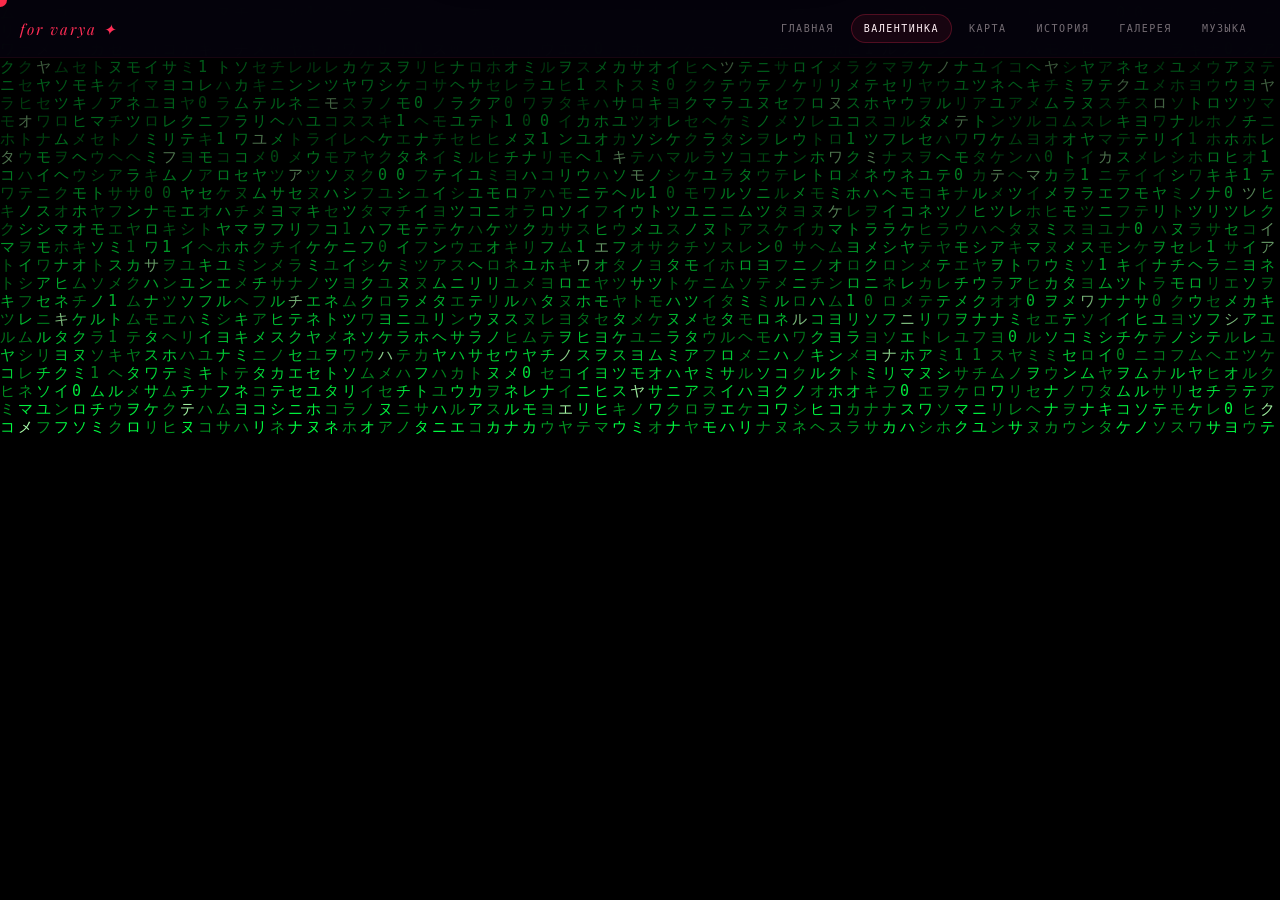
<file: valentine.html>
<!DOCTYPE html>
<html lang="ru">
<head>
<meta charset="UTF-8">
<meta name="viewport" content="width=device-width, initial-scale=1.0">
<title>???</title>
<link href="https://fonts.googleapis.com/css2?family=Playfair+Display:ital,wght@0,400;0,900;1,400&family=Space+Mono:wght@400;700&display=swap" rel="stylesheet">
<style>
* { margin:0; padding:0; box-sizing:border-box; -webkit-tap-highlight-color:transparent; }
:root { --green:#00ff41; --red:#ff2d55; --pink:#ff6b9d; --dark:#0a0008; --cream:#fff0f5; }
body { background:#000; font-family:"Space Mono",monospace; overflow:hidden; cursor:none; height:100vh; width:100vw; }

.cursor { position:fixed; width:18px; height:18px; border-radius:50%; pointer-events:none; z-index:99999; transform:translate(-50%,-50%); background:var(--green); mix-blend-mode:screen; transition:background 0.3s; }
body.love-mode .cursor { background:var(--red); mix-blend-mode:difference; }

@media (hover:none) and (pointer:coarse) {
  body { cursor:auto !important; }
  .cursor { display:none !important; }
  button, .quiz-opt, .hack-btn, .next-btn, .cta, .sms-notify, .popup-sub { cursor:pointer !important; }
}

.screen { position:fixed; inset:0; display:flex; flex-direction:column; align-items:center; justify-content:center; opacity:0; pointer-events:none; transition:opacity 0.6s ease; overflow:hidden; }
.screen.active { opacity:1; pointer-events:all; }

/* MATRIX */
#s1 { background:#000; }
#matrix-canvas { position:absolute; inset:0; width:100%; height:100%; }
.hack-overlay { position:relative; z-index:2; text-align:center; opacity:0; transition:opacity 0.5s; }
.hack-overlay.show { opacity:1; }
.hack-line { color:var(--green); letter-spacing:3px; margin:6px 0; overflow:hidden; white-space:nowrap; width:0; animation:typing 0.6s ease forwards; font-size:clamp(10px,1.4vw,14px); }
@keyframes typing { to { width:100%; } }
.hack-title { font-size:clamp(36px,9vw,90px); color:var(--green); font-weight:700; letter-spacing:8px; margin:20px 0; text-shadow:0 0 30px var(--green),0 0 60px var(--green); animation:glitch 3s infinite; }
@keyframes glitch {
  0%,95%,100% { transform:none; text-shadow:0 0 30px var(--green),0 0 60px var(--green); }
  96% { transform:translate(-3px,0) skewX(-5deg); text-shadow:-3px 0 #ff0040,3px 0 #00ffff; }
  97% { transform:translate(3px,0) skewX(5deg); text-shadow:3px 0 #ff0040,-3px 0 #00ffff; }
  98% { transform:translate(-1px,0); } 99% { transform:translate(1px,0); }
}
.hack-btn { margin-top:30px; padding:14px 40px; background:transparent; border:1px solid var(--green); color:var(--green); font-family:"Space Mono",monospace; font-size:13px; letter-spacing:4px; cursor:none; position:relative; overflow:hidden; transition:color 0.3s; text-transform:uppercase; }
.hack-btn::before { content:""; position:absolute; inset:0; background:var(--green); transform:scaleX(0); transform-origin:left; transition:transform 0.3s; z-index:-1; }
.hack-btn:hover { color:#000; }
.hack-btn:hover::before { transform:scaleX(1); }

/* QUIZ */
#s2 { background:#050010; background-image:radial-gradient(ellipse at 20% 50%,rgba(255,45,85,.08),transparent 60%),radial-gradient(ellipse at 80% 20%,rgba(255,107,157,.06),transparent 50%); }
.quiz-wrap { width:min(560px,92vw); position:relative; z-index:2; }
.quiz-step { display:none; }
.quiz-step.active { display:block; }
.quiz-tag { font-size:10px; letter-spacing:5px; color:var(--red); text-transform:uppercase; margin-bottom:16px; }
.quiz-q { font-family:"Playfair Display",serif; font-size:clamp(24px,5vw,42px); color:var(--cream); line-height:1.2; margin-bottom:32px; }
.quiz-options { display:flex; flex-direction:column; gap:12px; }
.quiz-opt { padding:16px 24px; border:1px solid rgba(255,45,85,.25); background:rgba(255,255,255,.02); color:var(--cream); font-family:"Space Mono",monospace; font-size:13px; cursor:none; text-align:left; transition:all 0.25s; position:relative; overflow:hidden; }
.quiz-opt::before { content:""; position:absolute; inset:0; background:var(--red); transform:scaleX(0); transform-origin:left; transition:transform 0.3s; z-index:-1; }
.quiz-opt:hover { border-color:var(--red); transform:translateX(6px); }
.quiz-opt:hover::before { transform:scaleX(1); }
.quiz-progress { display:flex; gap:8px; margin-bottom:32px; }
.quiz-dot { width:6px; height:6px; border-radius:50%; background:rgba(255,45,85,.2); transition:background 0.3s; }
.quiz-dot.done { background:var(--red); }

/* MESSAGES */
#s3 { background:#0a000f; overflow:hidden; }
.msg-screen-ui {
  position:absolute; bottom:0; left:0; right:0;
  z-index:10; display:flex; flex-direction:column; align-items:center;
  gap:16px; padding:24px 20px 40px;
  background:linear-gradient(to top, rgba(10,0,15,0.98) 60%, transparent 100%);
}
.msg-title {
  font-family:"Playfair Display",serif;
  font-size:clamp(12px,3.5vw,18px);
  color:rgba(255,240,245,0.45); letter-spacing:3px;
  text-transform:uppercase; font-style:italic;
  opacity:0; animation:fadeUp 1s ease 0.5s forwards;
  text-align:center;
}
.msg-btn-wrap { opacity:0; animation:fadeUp 1s ease 1s forwards; }
.next-btn {
  padding:16px 36px; background:transparent;
  border:1px solid var(--red); color:var(--red);
  font-family:"Space Mono",monospace; font-size:12px;
  letter-spacing:3px; text-transform:uppercase;
  cursor:pointer; position:relative; overflow:hidden; transition:color 0.3s;
  -webkit-tap-highlight-color:transparent;
  min-width:200px; text-align:center;
}
.next-btn::before { content:""; position:absolute; inset:0; background:var(--red); transform:scaleX(0); transform-origin:left; transition:transform .3s; z-index:-1; }
.next-btn:hover { color:white; }
.next-btn:hover::before { transform:scaleX(1); }
.next-btn:active { color:white; background:var(--red); }

.msg-bubble {
  position:fixed; max-width:min(240px, 42vw); padding:9px 13px;
  border-radius:18px; font-family:"Space Mono",monospace;
  font-size:clamp(10px,2.5vw,12px); line-height:1.4;
  pointer-events:none; z-index:5; opacity:0;
  word-break:break-word; box-shadow:0 4px 20px rgba(0,0,0,0.4);
  animation:bubbleFloat linear forwards;
}
/* On mobile keep bubbles in upper 60% so they don't cover button */
@media (max-width:600px) {
  .msg-bubble { max-width:min(160px,44vw); font-size:11px; }
}
.msg-bubble.varya { background:rgba(255,45,85,0.15); border:1px solid rgba(255,45,85,0.4); color:var(--cream); border-bottom-left-radius:4px; }
.msg-bubble.artem { background:rgba(255,255,255,0.06); border:1px solid rgba(255,255,255,0.15); color:rgba(255,240,245,0.8); border-bottom-right-radius:4px; }
.msg-sender { font-size:9px; letter-spacing:2px; text-transform:uppercase; margin-bottom:4px; opacity:0.5; }
.msg-bubble.varya .msg-sender { color:var(--red); }
.msg-bubble.artem .msg-sender { color:rgba(255,255,255,0.4); }
@keyframes bubbleFloat { 0%{opacity:0;transform:translateY(40px) scale(0.85);} 8%{opacity:1;transform:translateY(0) scale(1);} 70%{opacity:1;} 100%{opacity:0;transform:translateY(-60px) scale(0.95);} }

/* SMS — iPhone style */
.sms-notify {
  position:fixed; top:-160px; left:50%; transform:translateX(-50%);
  width:min(380px,92vw);
  background:rgba(30,30,35,0.92);
  border-radius:20px;
  padding:14px 16px;
  z-index:99999;
  box-shadow:0 8px 40px rgba(0,0,0,0.6);
  backdrop-filter:blur(40px) saturate(180%);
  -webkit-backdrop-filter:blur(40px) saturate(180%);
  border:1px solid rgba(255,255,255,0.08);
  transition:top 0.55s cubic-bezier(0.34,1.45,0.64,1);
  cursor:pointer;
  overflow:hidden;
  -webkit-tap-highlight-color:transparent;
  touch-action:manipulation;
}
.sms-notify::before {
  content:"";position:absolute;inset:0;
  background:linear-gradient(135deg,rgba(255,255,255,0.05) 0%,transparent 60%);
  pointer-events:none;
}
.sms-notify.show { top:14px; }
.sms-row1 { display:flex; align-items:center; gap:9px; margin-bottom:6px; }
.sms-avatar {
  width:36px; height:36px; border-radius:11px; flex-shrink:0;
  background:linear-gradient(135deg,#ff2d55,#ff6b9d);
  display:flex; align-items:center; justify-content:center;
  font-size:18px; box-shadow:0 2px 8px rgba(255,45,85,0.4);
}
.sms-meta { flex:1; min-width:0; }
.sms-appname { font-size:12px; font-weight:600; color:rgba(255,255,255,0.55); font-family:-apple-system,BlinkMacSystemFont,"SF Pro Text",sans-serif; letter-spacing:0.2px; }
.sms-sender-name { font-size:13px; font-weight:700; color:rgba(255,255,255,0.9); font-family:-apple-system,BlinkMacSystemFont,"SF Pro Text",sans-serif; margin-top:1px; }
.sms-ts { font-size:11px; color:rgba(255,255,255,0.3); font-family:-apple-system,BlinkMacSystemFont,"SF Pro Text",sans-serif; align-self:flex-start; margin-top:2px; white-space:nowrap; }
.sms-body { font-size:14px; color:rgba(255,255,255,0.85); font-family:-apple-system,BlinkMacSystemFont,"SF Pro Text",sans-serif; line-height:1.4; padding-left:45px; }
.sms-swipe-hint { font-size:10px; color:rgba(255,255,255,0.2); text-align:center; margin-top:10px; letter-spacing:1px; font-family:-apple-system,BlinkMacSystemFont,sans-serif; }

/* VALENTINE */
#s4 { background:var(--dark); overflow-y:auto; display:block; }
#s4.active { display:block; }
#s4::before { content:""; position:fixed; inset:0; pointer-events:none; z-index:1; opacity:.4; background-image:url("data:image/svg+xml,%3Csvg viewBox='0 0 200 200' xmlns='http://www.w3.org/2000/svg'%3E%3Cfilter id='n'%3E%3CfeTurbulence type='fractalNoise' baseFrequency='0.9' numOctaves='4'/%3E%3C/filter%3E%3Crect width='100%25' height='100%25' filter='url(%23n)' opacity='0.04'/%3E%3C/svg%3E"); }
.deco-line { position:fixed; background:rgba(255,45,85,.15); pointer-events:none; z-index:1; }
.deco-line.v { width:1px; height:100vh; top:0; }
.deco-line.h { width:100vw; height:1px; left:0; }
.deco-line.l1 { left:8%; } .deco-line.l2 { right:8%; } .deco-line.t1 { top:10%; }
.corner { position:fixed; width:40px; height:40px; border-color:rgba(255,45,85,.4); border-style:solid; pointer-events:none; z-index:3; }
.corner.tl { top:20px; left:20px; border-width:1px 0 0 1px; }
.corner.tr { top:20px; right:20px; border-width:1px 1px 0 0; }
.corner.bl { bottom:20px; left:20px; border-width:0 0 1px 1px; }
.corner.br { bottom:20px; right:20px; border-width:0 1px 1px 0; }
.v4-inner {
  position:relative; z-index:2;
  display:flex; flex-direction:column; align-items:center;
  width:100%; min-height:100vh;
  padding:60px 20px 60px;
  justify-content:center;
}
.top-label { font-size:11px; letter-spacing:6px; color:var(--red); text-transform:uppercase; opacity:0; margin-bottom:20px; }
#s4.active .top-label { animation:fadeUp .8s ease .2s forwards; }
.title-wrap { text-align:center; margin-bottom:10px; opacity:0; }
#s4.active .title-wrap { animation:fadeUp 1s ease .5s forwards; }
.title-main { font-family:"Playfair Display",serif; font-size:clamp(60px,12vw,140px); font-weight:900; color:var(--cream); line-height:.85; display:block; }
.title-main .red { color:var(--red); }
.title-italic { font-family:"Playfair Display",serif; font-size:clamp(36px,7vw,80px); font-style:italic; font-weight:400; color:transparent; -webkit-text-stroke:1px var(--pink); display:block; margin-top:-10px; }

/* HEART PHOTO */
.heart-photo-wrap { margin:24px 0; opacity:0; position:relative; }
#s4.active .heart-photo-wrap { animation:fadeUp 1s ease .9s forwards; }
.heart-svg-clip { width:min(220px,45vw); height:min(200px,41vw); position:relative; filter:drop-shadow(0 0 25px rgba(255,45,85,0.7)) drop-shadow(0 0 50px rgba(255,45,85,0.4)); animation:heartbeat 1.4s ease-in-out infinite; }
.heart-svg-clip svg { position:absolute; inset:0; width:100%; height:100%; }

.card { position:relative; max-width:580px; width:100%; background:rgba(255,255,255,.03); border:1px solid rgba(255,45,85,.3); padding:36px; margin:16px 0; opacity:0; backdrop-filter:blur(10px); }
#s4.active .card { animation:fadeUp 1s ease 1.3s forwards; }
.card::before { content:""; position:absolute; top:-1px; left:30px; width:60px; height:2px; background:var(--red); }
.card::after  { content:""; position:absolute; bottom:-1px; right:30px; width:60px; height:2px; background:var(--red); }
.card-text { font-family:"Playfair Display",serif; font-size:clamp(17px,2.5vw,22px); color:var(--cream); line-height:1.7; font-style:italic; text-align:center; }
.card-text .highlight { color:var(--red); font-style:normal; font-weight:900; font-size:.8em; letter-spacing:2px; }

.stats { display:flex; gap:36px; margin:24px 0; opacity:0; flex-wrap:wrap; justify-content:center; }
#s4.active .stats { animation:fadeUp 1s ease 1.7s forwards; }
.stat { text-align:center; }
.stat-num { font-family:"Playfair Display",serif; font-size:44px; font-weight:900; color:var(--red); display:block; line-height:1; }
.stat-label { font-size:10px; letter-spacing:3px; color:rgba(255,240,245,.4); text-transform:uppercase; margin-top:5px; display:block; }

.cta-wrap { margin-top:32px; opacity:0; }
#s4.active .cta-wrap { animation:fadeUp 1s ease 2s forwards; }
.cta { position:relative; display:inline-block; padding:18px 50px; background:var(--red); color:var(--cream); font-family:"Space Mono",monospace; font-size:14px; letter-spacing:4px; text-transform:uppercase; border:none; cursor:none; overflow:hidden; transition:transform .2s; }
.cta:hover { transform:scale(1.05); }
.cta::before { content:""; position:absolute; inset:0; background:linear-gradient(135deg,transparent 40%,rgba(255,255,255,.15) 50%,transparent 60%); transform:translateX(-100%); transition:transform .5s; }
.cta:hover::before { transform:translateX(100%); }
.bottom-tag { margin-top:40px; font-size:10px; letter-spacing:5px; color:rgba(255,240,245,.2); text-transform:uppercase; opacity:0; }
#s4.active .bottom-tag { animation:fadeUp 1s ease 2.3s forwards; }

/* POPUP */
.popup { position:fixed; inset:0; background:var(--red); z-index:1000; display:flex; align-items:center; justify-content:center; flex-direction:column; gap:20px; opacity:0; pointer-events:none; transition:opacity 0.3s; }
.popup.show { opacity:1; pointer-events:all; }
.popup-emoji { font-size:100px; animation:heartbeat .8s infinite; }
.popup-text { font-family:"Playfair Display",serif; font-size:clamp(32px,8vw,72px); font-weight:900; color:var(--cream); text-align:center; padding:0 20px; }
.popup-sub { font-size:13px; letter-spacing:4px; color:rgba(255,240,245,.7); cursor:pointer; }
.popup-sub:hover { color:white; }

.bg-heart { position:fixed; pointer-events:none; z-index:0; animation:floatHeart linear forwards; }
@keyframes floatHeart { 0%{opacity:0;transform:translateY(110vh) rotate(0deg) scale(.5);} 8%{opacity:.7;} 85%{opacity:.4;} 100%{opacity:0;transform:translateY(-15vh) rotate(540deg) scale(1.3);} }

@keyframes fadeUp { from{opacity:0;transform:translateY(30px);} to{opacity:1;transform:translateY(0);} }
@keyframes heartbeat { 0%,100%{transform:scale(1);} 14%{transform:scale(1.15);} 28%{transform:scale(1);} 42%{transform:scale(1.1);} 56%{transform:scale(1);} }
.flash { position:fixed; inset:0; z-index:9000; opacity:0; pointer-events:none; }

/* ══ MOBILE FIXES ══ */
@media (max-width:600px) {
  /* Quiz */
  .quiz-wrap { padding:0 16px; }
  .quiz-q { font-size:clamp(22px,6vw,32px); margin-bottom:20px; }
  .quiz-opt { padding:14px 16px; font-size:12px; }

  /* Hack screen */
  .hack-title { font-size:clamp(32px,12vw,64px); letter-spacing:4px; }
  .hack-line { font-size:10px; letter-spacing:1px; }
  .hack-btn { padding:12px 28px; font-size:11px; letter-spacing:2px; }

  /* Valentine */
  .title-main { font-size:clamp(52px,16vw,90px); }
  .title-italic { font-size:clamp(28px,10vw,56px); }
  .heart-svg-clip { width:min(170px,55vw); height:min(155px,50vw); }
  .card { padding:24px 18px; margin:10px 10px; }
  .card-text { font-size:clamp(15px,3.8vw,18px); }
  .stats { gap:20px; margin:16px 0; }
  .stat-num { font-size:36px; }
  .cta { padding:15px 32px; font-size:12px; letter-spacing:2px; }
  .corner { width:24px; height:24px; }

  /* Popup */
  .popup-text { font-size:clamp(28px,10vw,56px); }
  .popup-emoji { font-size:72px; }

  /* SMS */
  .sms-notify { width:92vw; padding:12px 14px; }
  .sms-body { font-size:13px; }
}
</style>
</head>
<body>
<link rel="stylesheet" href="shared.css">
<nav class="site-nav">
  <a href="index.html" class="nav-logo">for varya ✦</a>
  <div class="nav-links"></div>
</nav>
<div class="cursor" id="cursor"></div>
<div class="flash" id="flash"></div>

<!-- S1 MATRIX -->
<div class="screen active" id="s1">
  <canvas id="matrix-canvas"></canvas>
  <div class="hack-overlay" id="hackOverlay">
    <div class="hack-line" style="animation-delay:.1s">[ СИСТЕМА ВЗЛОМАНА ]</div>
    <div class="hack-line" style="animation-delay:.5s;color:#00cc33">ИДЕНТИФИКАЦИЯ ЦЕЛИ... ОК ✓</div>
    <div class="hack-title">ДОСТУП<br>ПОЛУЧЕН</div>
    <div class="hack-line" style="animation-delay:.9s">ОБНАРУЖЕН СЕКРЕТНЫЙ ФАЙЛ: valentine.exe</div>
    <div class="hack-line" style="animation-delay:1.3s;color:#00cc33">ДЕШИФРОВАНИЕ... ██████████ 100%</div>
    <button class="hack-btn" id="startBtn" style="opacity:0;transition:opacity 0.6s">▶ &nbsp;ОТКРЫТЬ ФАЙЛ</button>
  </div>
</div>

<!-- S2 QUIZ -->
<div class="screen" id="s2">
  <div class="quiz-wrap">
    <div class="quiz-progress"><div class="quiz-dot"></div><div class="quiz-dot"></div><div class="quiz-dot"></div></div>
    <div class="quiz-step active" id="q1">
      <div class="quiz-tag">шаг 1 из 3 · верификация личности</div>
      <div class="quiz-q">Ты готова увидеть<br>кое-что особенное? 👀</div>
      <div class="quiz-options">
        <button class="quiz-opt" onclick="nextQ(1)">💅 &nbsp;Конечно, показывай</button>
        <button class="quiz-opt" onclick="nextQ(1)">🤔 &nbsp;Хм, что за хуйня...</button>
        <button class="quiz-opt" onclick="nextQ(1)">🙄 &nbsp;Ладно, смотрим</button>
      </div>
    </div>
    <div class="quiz-step" id="q2">
      <div class="quiz-tag">шаг 2 из 3 · уточняем данные</div>
      <div class="quiz-q">Ты самая красивая<br>девушка на планете?</div>
      <div class="quiz-options">
        <button class="quiz-opt" onclick="nextQ(2)">✅ &nbsp;Ну да, очевидно</button>
        <button class="quiz-opt" onclick="nextQ(2)">😳 &nbsp;Стоп, это ловушка?</button>
        <button class="quiz-opt" onclick="nextQ(2)">🫠 &nbsp;Может быть...</button>
      </div>
    </div>
    <div class="quiz-step" id="q3">
      <div class="quiz-tag">шаг 3 из 3 · финальная проверка</div>
      <div class="quiz-q">Тебя любят больше<br>всего на свете? 💘</div>
      <div class="quiz-options">
        <button class="quiz-opt" onclick="goToMessages()">❤️ &nbsp;Да, это правда</button>
        <button class="quiz-opt" onclick="goToMessages()">🥺 &nbsp;Это... мило</button>
        <button class="quiz-opt" onclick="goToMessages()">😭 &nbsp;Боже, ну хватит</button>
      </div>
    </div>
  </div>
</div>

<!-- S3 MESSAGES -->
<div class="screen" id="s3">
  <div class="msg-screen-ui">
    <div class="msg-title">наша переписка · из тысяч сообщений</div>
    <div class="msg-btn-wrap">
      <button class="next-btn" onclick="showSmsAndGo()">это ещё не всё &nbsp;→</button>
    </div>
  </div>
</div>

<!-- S4 VALENTINE -->
<div class="screen" id="s4">
  <div class="deco-line v l1"></div><div class="deco-line v l2"></div><div class="deco-line h t1"></div>
  <div class="corner tl"></div><div class="corner tr"></div><div class="corner bl"></div><div class="corner br"></div>
  <div class="v4-inner">
    <div class="top-label">special edition · only for you · one of one</div>
    <div class="title-wrap">
      <span class="title-main">МОЯ <span class="red">❤</span></span>
      <span class="title-italic">Варвара</span>
    </div>

    <!-- HEART WITH PHOTO -->
    <div class="heart-photo-wrap">
      <svg width="0" height="0" style="position:absolute">
        <defs>
          <clipPath id="heartClip" clipPathUnits="objectBoundingBox">
            <path d="M0.5,0.9 C0.5,0.9 0,0.55 0,0.3 C0,0.12 0.12,0 0.28,0 C0.38,0 0.47,0.07 0.5,0.15 C0.53,0.07 0.62,0 0.72,0 C0.88,0 1,0.12 1,0.3 C1,0.55 0.5,0.9 0.5,0.9 Z"/>
          </clipPath>
        </defs>
      </svg>
      <div class="heart-svg-clip">
        <svg viewBox="0 0 220 200" xmlns="http://www.w3.org/2000/svg">
          <defs>
            <clipPath id="hc">
              <path d="M110,175 C110,175 10,110 10,58 C10,28 32,8 58,8 C78,8 98,20 110,38 C122,20 142,8 162,8 C188,8 210,28 210,58 C210,110 110,175 110,175Z"/>
            </clipPath>
          </defs>
          <image href="[data-uri]" x="-10" y="0" width="240" height="200" clip-path="url(#hc)" preserveAspectRatio="xMidYMid slice"/>
          <path d="M110,175 C110,175 10,110 10,58 C10,28 32,8 58,8 C78,8 98,20 110,38 C122,20 142,8 162,8 C188,8 210,28 210,58 C210,110 110,175 110,175Z" fill="none" stroke="rgba(255,45,85,0.6)" stroke-width="2"/>
        </svg>
      </div>
    </div>

    <div class="card">
      <p class="card-text">
        Только о двух вещах мы будем жалеть<br>
        на смертном одре — что мало любили<br>
        и мало путешествовали.<br><br>
        Ты невероятная девушка и я очень жду нашей встречи! 💘
      </p>
    </div>
    <div class="stats">
      <div class="stat"><span class="stat-num" data-target="365">0</span><span class="stat-label">дней в году</span></div>
      <div class="stat"><span class="stat-num" data-target="365">0</span><span class="stat-label">думаю о тебе</span></div>
      <div class="stat"><span class="stat-num" data-target="∞">0</span><span class="stat-label">люблю тебя</span></div>
    </div>
    <div class="cta-wrap"><button class="cta" onclick="boom()">Нажми, если любишь 💥</button></div>
    <div class="bottom-tag">made by snaapsy for varya</div>
  </div>
</div>

<div class="popup" id="popup">
  <div class="popup-emoji">🥰</div>
  <div class="popup-text">Я тебя<br>ОБОЖАЮ!</div>
  <div class="popup-sub" onclick="closePopup()">← вернуться</div>
</div>

<div class="sms-notify" id="smsNotify">
  <div class="sms-row1">
    <div class="sms-avatar">💌</div>
    <div class="sms-meta">
      <div class="sms-appname">Сообщения</div>
      <div class="sms-sender-name">Артём</div>
    </div>
    <div class="sms-ts">сейчас</div>
  </div>
  <div class="sms-body">У меня для тебя кое-что есть... 🔥</div>
  <div class="sms-swipe-hint">нажми чтобы открыть</div>
</div>

<script>
/* CURSOR */
const cursor = document.getElementById("cursor");
document.addEventListener("mousemove", e => { cursor.style.left=e.clientX+"px"; cursor.style.top=e.clientY+"px"; });

// Unlock AudioContext on first touch (iOS requires user gesture)
document.addEventListener("touchstart", ()=>{ try{ getAC().resume(); }catch(e){} }, {once:true});

/* ══ SOUND ENGINE ══ */
let AC = null;
function getAC(){
  if(!AC) AC = new (window.AudioContext||window.webkitAudioContext)();
  return AC;
}
function playTone(freq, type, vol, attack, decay, delay=0){
  try{
    const ac=getAC(), o=ac.createOscillator(), g=ac.createGain();
    o.connect(g); g.connect(ac.destination);
    o.type=type; o.frequency.value=freq;
    const t=ac.currentTime+delay;
    g.gain.setValueAtTime(0,t);
    g.gain.linearRampToValueAtTime(vol,t+attack);
    g.gain.exponentialRampToValueAtTime(0.001,t+attack+decay);
    o.start(t); o.stop(t+attack+decay+0.05);
  }catch(e){}
}
function playNoise(vol, dur, delay=0){
  try{
    const ac=getAC(), buf=ac.createBuffer(1,ac.sampleRate*dur,ac.sampleRate);
    const d=buf.getChannelData(0);
    for(let i=0;i<d.length;i++) d[i]=(Math.random()*2-1);
    const src=ac.createBufferSource(), g=ac.createGain(), f=ac.createBiquadFilter();
    f.type="bandpass"; f.frequency.value=800; f.Q.value=0.5;
    src.buffer=buf; src.connect(f); f.connect(g); g.connect(ac.destination);
    const t=ac.currentTime+delay;
    g.gain.setValueAtTime(vol,t);
    g.gain.exponentialRampToValueAtTime(0.001,t+dur);
    src.start(t); src.stop(t+dur+0.05);
  }catch(e){}
}
// GLITCH sound — matrix vibe
function sndGlitch(){
  playNoise(0.12, 0.08);
  playTone(80+Math.random()*200,"sawtooth",0.05,0.01,0.07);
}
// CLICK — button press
function sndClick(){
  playTone(880,"square",0.04,0.005,0.05);
  playTone(440,"square",0.02,0.005,0.08,0.02);
}
// SUCCESS — green flash
function sndSuccess(){
  [523,659,784,1047].forEach((f,i)=>playTone(f,"sine",0.07,0.02,0.12,i*0.06));
}
// TRANSITION — flash whoosh
function sndFlash(color){
  if(color==="#ff2d55"||color==="red"){
    playTone(220,"sawtooth",0.08,0.01,0.15);
    playNoise(0.06,0.12,0.02);
  } else {
    playTone(440,"square",0.06,0.01,0.1);
    playNoise(0.08,0.08);
  }
}
// QUIZ option hover
function sndHover(){
  playTone(660,"sine",0.025,0.005,0.04);
}
// NOTIFICATION ping — iPhone-style
function sndNotif(){
  playTone(1318,"sine",0.1,0.005,0.18);
  playTone(1047,"sine",0.06,0.005,0.25,0.1);
  playTone(1318,"sine",0.05,0.005,0.2,0.28);
}
// MESSAGE bubble pop
function sndMsgPop(){
  playTone(440+Math.random()*200,"sine",0.03,0.003,0.06);
}
// BOOM — confetti
function sndBoom(){
  playNoise(0.15,0.3);
  [130,165,196,247,330].forEach((f,i)=>playTone(f,"sawtooth",0.06,0.01,0.4,i*0.04));
  playTone(1047,"sine",0.1,0.02,0.5,0.1);
}

/* CURSOR HEARTS */
const cH=["❤️","💕","💗","💖","🩷"];
let lx=0,ly=0;
document.addEventListener("mousemove",e=>{
  if(Math.hypot(e.clientX-lx,e.clientY-ly)<14)return;
  lx=e.clientX;ly=e.clientY;
  const el=document.createElement("div");
  el.textContent=cH[Math.floor(Math.random()*cH.length)];
  const sz=13+Math.random()*14;
  el.style.cssText="position:fixed;left:"+lx+"px;top:"+ly+"px;font-size:"+sz+"px;pointer-events:none;z-index:9998;transform:translate(-50%,-50%);user-select:none;";
  document.body.appendChild(el);
  let px=lx,py=ly,vx=(Math.random()-.5)*60,vy=-(28+Math.random()*50),op=1,sc=1;
  (function t(){px+=vx*.04;vy+=1.2;py+=vy*.04;op-=.022;sc+=.01;
    el.style.cssText="position:fixed;left:"+px+"px;top:"+py+"px;font-size:"+sz+"px;pointer-events:none;z-index:9998;transform:translate(-50%,-50%) scale("+sc+");opacity:"+op+";user-select:none;";
    op>0?requestAnimationFrame(t):el.remove();
  })();
});

/* FLASH */
function goTo(n,color){
  sndFlash(color);
  const f=document.getElementById("flash");
  f.style.background=color||"#000"; f.style.opacity=1; f.style.transition="opacity 0.15s";
  setTimeout(()=>{
    document.querySelectorAll(".screen").forEach(s=>s.classList.remove("active"));
    document.getElementById("s"+n).classList.add("active");
    if(n===3) startMessages();
    if(n===4){
      // Убиваем все пузырьки сообщений
      if(msgInterval){ clearInterval(msgInterval); msgInterval=null; }
      document.querySelectorAll(".msg-bubble").forEach(b=>b.remove());
      document.body.classList.add("love-mode");
      startBgHearts();
      setTimeout(animateCounters,2200);
      startMusic();
    }
    f.style.transition="opacity 0.5s"; f.style.opacity=0;
  },180);
}

/* MATRIX */
const mc=document.getElementById("matrix-canvas");
const mx=mc.getContext("2d");
mc.width=window.innerWidth; mc.height=window.innerHeight;
const cols=Math.floor(mc.width/18), drops=Array(cols).fill(1);
const chars="アイウエオカキクケコサシスセソタチツテトナニヌネノハヒフヘホマミムメモヤユヨラリルレロワヲン01";
function drawMatrix(){
  mx.fillStyle="rgba(0,0,0,0.05)"; mx.fillRect(0,0,mc.width,mc.height);
  mx.font="15px monospace";
  drops.forEach((y,i)=>{
    const ch=chars[Math.floor(Math.random()*chars.length)];
    mx.fillStyle=Math.random()>.97?"#aaffaa":Math.random()>.5?"#00ff41":"#009922";
    mx.fillText(ch,i*18,y*18);
    if(y*18>mc.height&&Math.random()>.975)drops[i]=0;
    drops[i]++;
  });
}
const miv=setInterval(drawMatrix,50);
setTimeout(()=>{
  document.getElementById("hackOverlay").classList.add("show");
  // Periodic glitch sounds during matrix
  const glitchInt = setInterval(()=>{ if(Math.random()>0.5) sndGlitch(); }, 600);
  setTimeout(()=>{
    document.getElementById("startBtn").style.opacity="1";
    sndSuccess();
    clearInterval(glitchInt);
  },2000);
},2500);
document.getElementById("startBtn").onclick=()=>{ sndClick(); clearInterval(miv); setTimeout(()=>goTo(2,"#00ff41"),80); };

/* QUIZ */
const dots=document.querySelectorAll(".quiz-dot");
function nextQ(from){
  sndClick();
  dots[from-1].classList.add("done");
  document.getElementById("q"+from).classList.remove("active");
  document.getElementById("q"+(from+1)).classList.add("active");
}
function goToMessages(){ sndClick(); dots[2].classList.add("done"); setTimeout(()=>goTo(3,"#ff2d55"),300); }

// Quiz hover sounds
document.querySelectorAll(".quiz-opt").forEach(btn=>{
  btn.addEventListener("mouseenter",()=>sndHover());
});

/* MESSAGES */
const MSGS=[
  {s:"varya",t:"Умничка!!❤️"},
  {s:"artem",t:"Доброй ночи, Варя"},
  {s:"varya",t:"И сладких снов"},
  {s:"artem",t:"Сладких снов"},
  {s:"varya",t:"Доброе утро, Саша)"},
  {s:"artem",t:"Доброе утро, Варя"},
  {s:"varya",t:"Люблю тебя ❤️💋"},
  {s:"artem",t:"Хорошего пути, Варя!"},
  {s:"varya",t:"Не грусти, время быстро пройдет и мы встретимся)"},
  {s:"artem",t:"Ты тоже не грусти"},
  {s:"varya",t:"Спасибо за эти чудесные выходные)"},
  {s:"artem",t:"Перекуси что-нибудь перед учебой"},
  {s:"varya",t:"Ты просто чудо)"},
  {s:"artem",t:"Умничка!"},
  {s:"varya",t:"Мне сегодня ты приснился 🥰"},
  {s:"artem",t:"Ну уже совсем скоро увидимся)"},
  {s:"varya",t:"Только это и радует))"},
  {s:"artem",t:"Скоро встретимся уже"},
  {s:"varya",t:"А глобально жду тебя"},
  {s:"artem",t:"Ты посмотри, какая я красивая у тебя то а"},
  {s:"varya",t:"Это правда"},
  {s:"artem",t:"Надеюсь, что ты сладко спишь"},
  {s:"varya",t:"Просыпаться не хотелось, мне ты снился"},
  {s:"artem",t:"А глобально — жду тебя"},
  {s:"varya",t:"Пиши, звони в любое время"},
  {s:"artem",t:"Очень надеюсь, что ты сладко спишь"},
];
let msgInterval=null, msgIdx=0;
function startMessages(){
  msgIdx=0; spawnBubble();
  msgInterval=setInterval(spawnBubble,1800);
}
function spawnBubble(){
  const msg=MSGS[msgIdx%MSGS.length]; msgIdx++;
  const el=document.createElement("div");
  el.className="msg-bubble "+msg.s;
  const sn=document.createElement("div"); sn.className="msg-sender";
  sn.textContent=msg.s==="varya"?"Варя":"Артём";
  const tx=document.createElement("div"); tx.textContent=msg.t;
  el.appendChild(sn); el.appendChild(tx);
  const isMobile=window.innerWidth<600;
  const side=msg.s==="varya"?0:1;
  // On mobile: split left/right halves; on desktop: wider spread
  const xBase = isMobile
    ? (side===0 ? 2+Math.random()*42 : 50+Math.random()*44)
    : (side===0 ? 2+Math.random()*35 : 55+Math.random()*38);
  // Keep bubbles in upper 55% so they don't cover bottom button/gradient
  const y = 5+Math.random()*50;
  el.style.left=xBase+"vw"; el.style.top=y+"vh";
  const dur=4+Math.random()*3;
  el.style.animationDuration=dur+"s";
  el.style.animationDelay=(Math.random()*.3)+"s";
  document.body.appendChild(el);
  sndMsgPop();
  setTimeout(()=>el.remove(),(dur+1)*1000);
}

function showSmsAndGo(){
  if(msgInterval)clearInterval(msgInterval);
  document.querySelectorAll(".msg-bubble").forEach(b=>b.remove());
  const sms=document.getElementById("smsNotify");

  function doGo(){
    if(!sms.classList.contains("show")) return;
    sndClick();
    sms.classList.remove("show");
    setTimeout(()=>goTo(4,"#ff2d55"),400);
  }

  sms.onclick = doGo;
  sms.ontouchend = (e)=>{ e.preventDefault(); doGo(); };

  sms.classList.add("show");
  sndNotif();

  // Auto-go after 5s if not tapped
  setTimeout(()=>{ if(sms.classList.contains("show")){ sms.classList.remove("show"); setTimeout(()=>goTo(4,"#ff2d55"),400); } }, 5000);
}

/* MUSIC — Ludovico Einaudi "Experience" via YouTube iframe (audio only feel) */
function startMusic(){
  try {
    const ctx = new (window.AudioContext||window.webkitAudioContext)();
    // Simple gentle tone sequence — Einaudi-style arpeggios
    const notes=[261.6,329.6,392,523.2,659.2,784,659.2,523.2,392,329.6];
    let t=ctx.currentTime;
    const play=(freq,start,dur)=>{
      const o=ctx.createOscillator();
      const g=ctx.createGain();
      o.connect(g); g.connect(ctx.destination);
      o.type="sine"; o.frequency.value=freq;
      g.gain.setValueAtTime(0,start);
      g.gain.linearRampToValueAtTime(0.06,start+0.05);
      g.gain.exponentialRampToValueAtTime(0.001,start+dur);
      o.start(start); o.stop(start+dur+0.1);
    };
    // Loop arpeggios
    const tempo=0.35;
    for(let rep=0;rep<30;rep++){
      notes.forEach((n,i)=>{ play(n,t+(rep*notes.length+i)*tempo,tempo*1.5); });
      // add bass note every bar
      play(130.8, t+rep*notes.length*tempo, notes.length*tempo);
    }
  } catch(e){}
}

/* BG HEARTS */
const hE=["❤️","💕","💗","💓","💞","🩷","💖","💝"];
let bgS=false;
function startBgHearts(){
  if(bgS)return; bgS=true;
  function sp(){
    const el=document.createElement("div"); el.className="bg-heart";
    el.textContent=hE[Math.floor(Math.random()*hE.length)];
    el.style.left=(Math.random()*110-5)+"vw";
    el.style.fontSize=(14+Math.random()*28)+"px";
    const d=5+Math.random()*7; el.style.animationDuration=d+"s"; el.style.animationDelay="0s";
    document.body.appendChild(el); setTimeout(()=>el.remove(),d*1000+200);
  }
  for(let i=0;i<12;i++)setTimeout(sp,i*200);
  setInterval(sp,700);
}

/* COUNTERS */
function animateCounters(){
  document.querySelectorAll(".stat-num").forEach(el=>{
    const t=el.dataset.target;
    if(t==="∞"){setTimeout(()=>{el.textContent="∞";},1500);return;}
    let c=0; const e=parseInt(t),step=e/60;
    const iv=setInterval(()=>{ c=Math.min(c+step,e); el.textContent=Math.floor(c); if(c>=e)clearInterval(iv); },25);
  });
}

/* BOOM */
function boom(){ sndBoom(); document.getElementById("popup").classList.add("show"); launchConfetti(); }
function closePopup(){ document.getElementById("popup").classList.remove("show"); }

const cc=document.createElement("canvas");
cc.style.cssText="position:fixed;inset:0;width:100%;height:100%;z-index:500;pointer-events:none;";
document.body.appendChild(cc);
const ctx2=cc.getContext("2d");
cc.width=window.innerWidth; cc.height=window.innerHeight;
window.addEventListener("resize",()=>{ cc.width=window.innerWidth; cc.height=window.innerHeight; mc.width=window.innerWidth; mc.height=window.innerHeight; });
let pieces=[],cRun=false;
function launchConfetti(){
  pieces=[];
  const colors=["#ff2d55","#ff6b9d","#fff0f5","#ffd700","#ff9500"];
  for(let i=0;i<180;i++)pieces.push({x:Math.random()*cc.width,y:-10-Math.random()*200,w:6+Math.random()*10,h:4+Math.random()*6,color:colors[Math.floor(Math.random()*colors.length)],vx:(Math.random()-.5)*6,vy:2+Math.random()*5,rot:Math.random()*360,rs:(Math.random()-.5)*8,life:1});
  if(!cRun)animC();
}
function animC(){
  cRun=true; ctx2.clearRect(0,0,cc.width,cc.height);
  pieces=pieces.filter(p=>p.y<cc.height+20&&p.life>0);
  pieces.forEach(p=>{p.x+=p.vx;p.y+=p.vy;p.rot+=p.rs;p.vy+=.08;p.life-=.004;ctx2.save();ctx2.globalAlpha=Math.min(p.life*2,1);ctx2.translate(p.x,p.y);ctx2.rotate(p.rot*Math.PI/180);ctx2.fillStyle=p.color;ctx2.fillRect(-p.w/2,-p.h/2,p.w,p.h);ctx2.restore();});
  pieces.length>0?requestAnimationFrame(animC):(cRun=false,ctx2.clearRect(0,0,cc.width,cc.height));
}
</script>
<script src="shared.js"></script>
</body>
</html>
</file>
<file: shared.css>
@import url('https://fonts.googleapis.com/css2?family=Playfair+Display:ital,wght@0,400;0,900;1,400&family=Space+Mono:wght@400;700&display=swap');

* { margin:0; padding:0; box-sizing:border-box; -webkit-tap-highlight-color:transparent; }
:root {
  --red:#ff2d55; --pink:#ff6b9d; --dark:#05030d;
  --cream:#fff0f5; --dim:rgba(255,240,245,0.45);
  --border:rgba(255,45,85,0.25);
}
body {
  background:var(--dark); color:var(--cream);
  font-family:'Space Mono',monospace;
  min-height:100vh; overflow-x:hidden;
  cursor:none;
  scrollbar-width:none;
}
body::-webkit-scrollbar { display:none; }
@media (hover:none) and (pointer:coarse) {
  body { cursor:auto !important; }
  .cursor { display:none !important; }
  a,button { cursor:pointer !important; }
}

/* CURSOR */
.cursor {
  position:fixed; width:14px; height:14px; border-radius:50%;
  pointer-events:none; z-index:99999; transform:translate(-50%,-50%);
  background:var(--red); mix-blend-mode:difference; transition:transform 0.1s;
}

/* STARS BG */
#stars-canvas {
  position:fixed; inset:0; width:100%; height:100%;
  pointer-events:none; z-index:0;
}

/* NAV */
.site-nav {
  position:fixed; top:0; left:0; right:0; z-index:100;
  display:flex; align-items:center; justify-content:space-between;
  padding:14px 20px;
  background:rgba(5,3,13,0.92);
  backdrop-filter:blur(12px);
  border-bottom:1px solid rgba(255,45,85,0.08);
}
.nav-logo {
  font-family:'Playfair Display',serif; font-size:15px;
  color:var(--red); letter-spacing:2px; font-style:italic;
  text-decoration:none; flex-shrink:0;
}

/* Desktop links */
.nav-links { display:flex; gap:4px; }
.nav-link {
  padding:6px 12px; font-size:10px; letter-spacing:1.5px;
  text-transform:uppercase; color:var(--dim); text-decoration:none;
  border:1px solid transparent; border-radius:20px;
  transition:all 0.2s; white-space:nowrap;
}
.nav-link:hover, .nav-link.active {
  color:var(--cream); border-color:var(--border);
  background:rgba(255,45,85,0.08);
}

/* Hamburger button — hidden on desktop */
.nav-burger {
  display:none; flex-direction:column; gap:5px; cursor:pointer;
  padding:6px; background:none; border:none; touch-action:manipulation;
  z-index:101;
}
.nav-burger span {
  display:block; width:22px; height:1.5px;
  background:var(--dim); border-radius:2px;
  transition:all 0.3s cubic-bezier(0.4,0,0.2,1);
  transform-origin:center;
}
.nav-burger.open span:nth-child(1) { transform:translateY(6.5px) rotate(45deg); background:var(--red); }
.nav-burger.open span:nth-child(2) { opacity:0; transform:scaleX(0); }
.nav-burger.open span:nth-child(3) { transform:translateY(-6.5px) rotate(-45deg); background:var(--red); }

/* Mobile drawer */
.nav-drawer {
  display:none; position:fixed; top:0; left:0; right:0; bottom:0;
  z-index:99; flex-direction:column; align-items:center; justify-content:center;
  gap:8px;
  background:rgba(4,1,14,0.97); backdrop-filter:blur(20px);
  opacity:0; transform:translateY(-8px);
  transition:opacity 0.35s ease, transform 0.35s ease;
  pointer-events:none;
}
.nav-drawer.open {
  opacity:1; transform:translateY(0); pointer-events:all;
}
.nav-drawer a {
  font-family:'Playfair Display',serif; font-style:italic;
  font-size:clamp(22px,7vw,36px); color:var(--dim);
  text-decoration:none; letter-spacing:2px;
  padding:10px 24px; border:1px solid transparent; border-radius:4px;
  transition:all 0.2s; text-align:center;
}
.nav-drawer a:hover, .nav-drawer a.active {
  color:var(--cream); border-color:rgba(255,45,85,0.3);
}
.nav-drawer a.locked { opacity:0.3; pointer-events:none; }
.nav-drawer-sig {
  position:absolute; bottom:32px;
  font-size:10px; letter-spacing:4px; color:rgba(255,45,85,0.3);
  text-transform:uppercase;
}

@media(max-width:700px){
  .nav-links { display:none; }
  .nav-burger { display:flex; }
  .nav-drawer { display:flex; }
}

/* PAGE WRAPPER */
.page-content {
  position:relative; z-index:1;
  padding-top:70px; min-height:100vh;
}

/* SECTION TITLE */
.section-title {
  font-family:'Playfair Display',serif;
  font-size:clamp(32px,6vw,56px); font-weight:900;
  color:var(--cream); line-height:1;
}
.section-title .red { color:var(--red); }
.section-sub {
  font-size:11px; letter-spacing:5px; color:var(--red);
  text-transform:uppercase; margin-bottom:12px;
}

/* COMING SOON CARD */
.coming-soon {
  display:flex; flex-direction:column; align-items:center;
  justify-content:center; min-height:calc(100vh - 70px);
  text-align:center; padding:40px 20px; gap:20px;
}
.coming-icon { font-size:72px; opacity:0.6; }
.coming-title {
  font-family:'Playfair Display',serif; font-style:italic;
  font-size:clamp(28px,6vw,52px); color:var(--dim);
}
.coming-hint { font-size:11px; letter-spacing:4px; color:rgba(255,45,85,0.5); text-transform:uppercase; }
.coming-dot {
  width:6px; height:6px; border-radius:50%;
  background:var(--red); opacity:0.5;
  animation:blink 2s ease-in-out infinite;
}
@keyframes blink { 0%,100%{opacity:0.2;} 50%{opacity:1;} }

/* BUTTONS */
.btn-red {
  display:inline-block; padding:14px 36px;
  background:var(--red); color:var(--cream);
  font-family:'Space Mono',monospace; font-size:12px;
  letter-spacing:3px; text-transform:uppercase;
  border:none; text-decoration:none; cursor:pointer;
  transition:transform 0.2s, box-shadow 0.2s;
  touch-action:manipulation;
}
.btn-red:hover { transform:scale(1.04); box-shadow:0 0 30px rgba(255,45,85,0.4); }
.btn-outline {
  display:inline-block; padding:13px 36px;
  background:transparent; color:var(--red);
  font-family:'Space Mono',monospace; font-size:12px;
  letter-spacing:3px; text-transform:uppercase;
  border:1px solid var(--red); text-decoration:none; cursor:pointer;
  transition:all 0.2s; touch-action:manipulation;
}
.btn-outline:hover { background:var(--red); color:var(--cream); }

/* SHARED STARS + CURSOR JS snippet */

/* ── PAGE TRANSITION VEIL (shared) ── */
#page-veil {
  position:fixed; inset:0; z-index:9999; pointer-events:none;
  background:radial-gradient(ellipse at center, #160810 0%, #04010e 100%);
  opacity:1;
  transition:opacity 0.55s ease;
}
#page-veil.out { opacity:0; pointer-events:none; }
#page-veil.in  { opacity:1; pointer-events:all; }

/* ── VIEW TRANSITIONS API (Chrome 111+) ── */
@view-transition { navigation: auto; }

::view-transition-old(root) {
  animation: vtFadeOut 0.4s cubic-bezier(0.4,0,1,1) both;
}
::view-transition-new(root) {
  animation: vtFadeIn 0.5s cubic-bezier(0,0,0.2,1) both;
}
@keyframes vtFadeOut {
  from { opacity:1; transform:scale(1); }
  to   { opacity:0; transform:scale(0.98); }
}
@keyframes vtFadeIn {
  from { opacity:0; transform:scale(1.01); }
  to   { opacity:1; transform:scale(1); }
}
</file>
